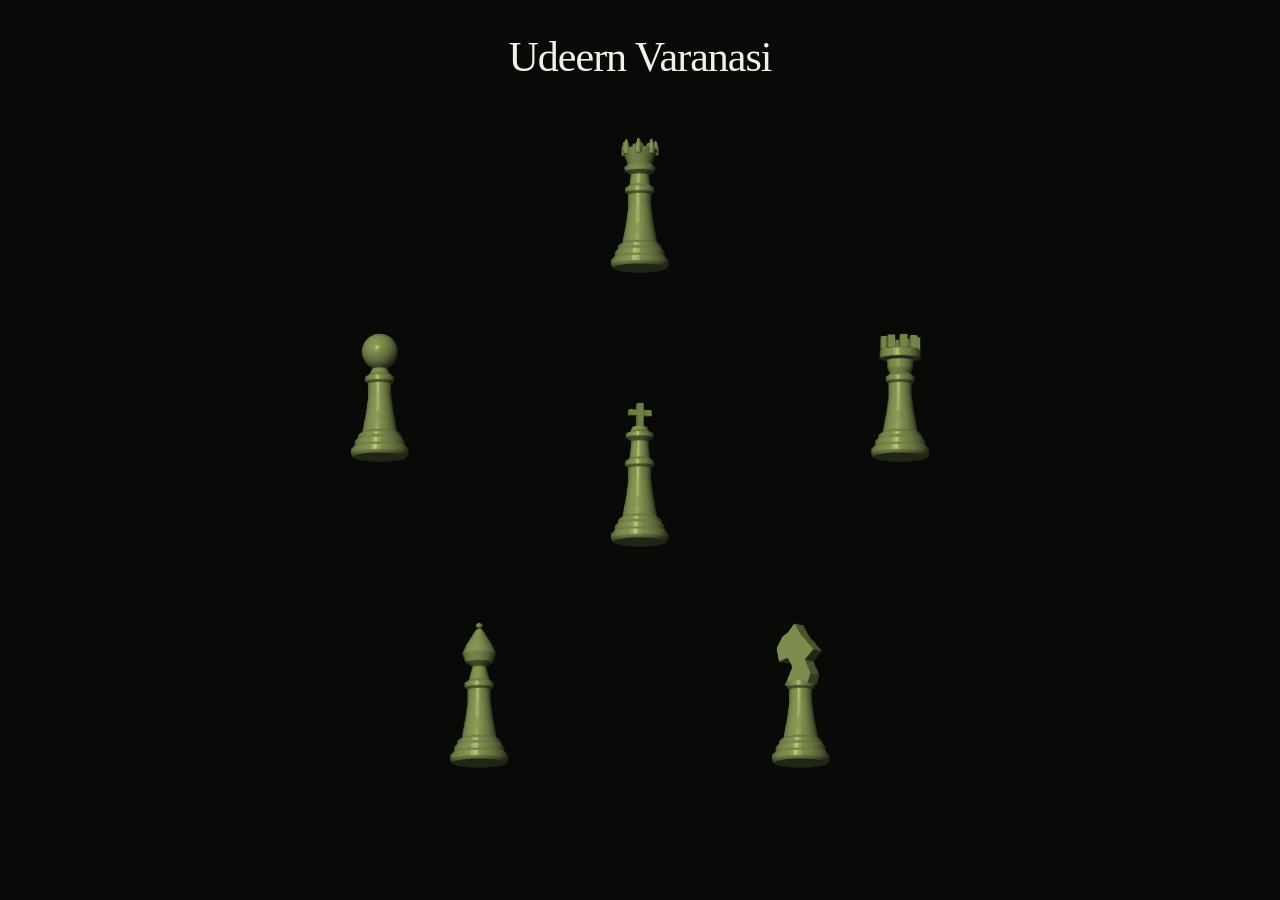
<file: index.html>
<!doctype html><html lang="en"><head><meta charset="utf-8"><meta name="viewport" content="width=device-width,initial-scale=1"><meta name="theme-color" content="#080a08"><meta name="description" content="Udeern Varanasi’s portfolio. Explore research, engineering projects, and experience through a collection of chess pieces."><title>Udeern Varanasi</title><link rel="stylesheet" href="home-circle.css?v=2"></head><body class="pieces-home"><main id="main" class="piece-gallery"><h1 class="gallery-title">Udeern Varanasi</h1><div class="orbit-stage" style="position:relative" aria-label="Portfolio sections"><a class="piece-link orbit-center" style="position:absolute;left:50.000000%;top:50.000000%;transform:translate(-50%,-50%)" href="about.html" aria-label="About Me"><span class="sculpture"><canvas data-piece="king" aria-hidden="true"></canvas><svg class="piece-fallback" viewBox="0 0 64 64" aria-hidden="true"><use href="pieces.svg#king"/></svg></span><span class="piece-label">About Me</span></a><a class="piece-link orbit-north" style="position:absolute;left:50.000000%;top:14.000000%;transform:translate(-50%,-50%)" href="current-role.html" aria-label="Current Role"><span class="sculpture"><canvas data-piece="queen" aria-hidden="true"></canvas><svg class="piece-fallback" viewBox="0 0 64 64" aria-hidden="true"><use href="pieces.svg#queen"/></svg></span><span class="piece-label">Current Role</span></a><a class="piece-link orbit-east" style="position:absolute;left:84.238035%;top:38.875388%;transform:translate(-50%,-50%)" href="experience.html" aria-label="Experience"><span class="sculpture"><canvas data-piece="rook" aria-hidden="true"></canvas><svg class="piece-fallback" viewBox="0 0 64 64" aria-hidden="true"><use href="pieces.svg#rook"/></svg></span><span class="piece-label">Experience</span></a><a class="piece-link orbit-southeast" style="position:absolute;left:71.160269%;top:79.124612%;transform:translate(-50%,-50%)" href="projects.html" aria-label="Projects"><span class="sculpture"><canvas data-piece="knight" aria-hidden="true"></canvas><svg class="piece-fallback" viewBox="0 0 64 64" aria-hidden="true"><use href="pieces.svg#knight"/></svg></span><span class="piece-label">Projects</span></a><a class="piece-link orbit-southwest" style="position:absolute;left:28.839731%;top:79.124612%;transform:translate(-50%,-50%)" href="chess.html" aria-label="Chess"><span class="sculpture"><canvas data-piece="bishop" aria-hidden="true"></canvas><svg class="piece-fallback" viewBox="0 0 64 64" aria-hidden="true"><use href="pieces.svg#bishop"/></svg></span><span class="piece-label">Chess</span></a><a class="piece-link orbit-west" style="position:absolute;left:15.761965%;top:38.875388%;transform:translate(-50%,-50%)" href="contact.html" aria-label="Contact"><span class="sculpture"><canvas data-piece="pawn" aria-hidden="true"></canvas><svg class="piece-fallback" viewBox="0 0 64 64" aria-hidden="true"><use href="pieces.svg#pawn"/></svg></span><span class="piece-label">Contact</span></a></div></main><div class="piece-transition-wash" aria-hidden="true"></div><script src="pieces-3d.js?v=2"></script></body></html>
</file>
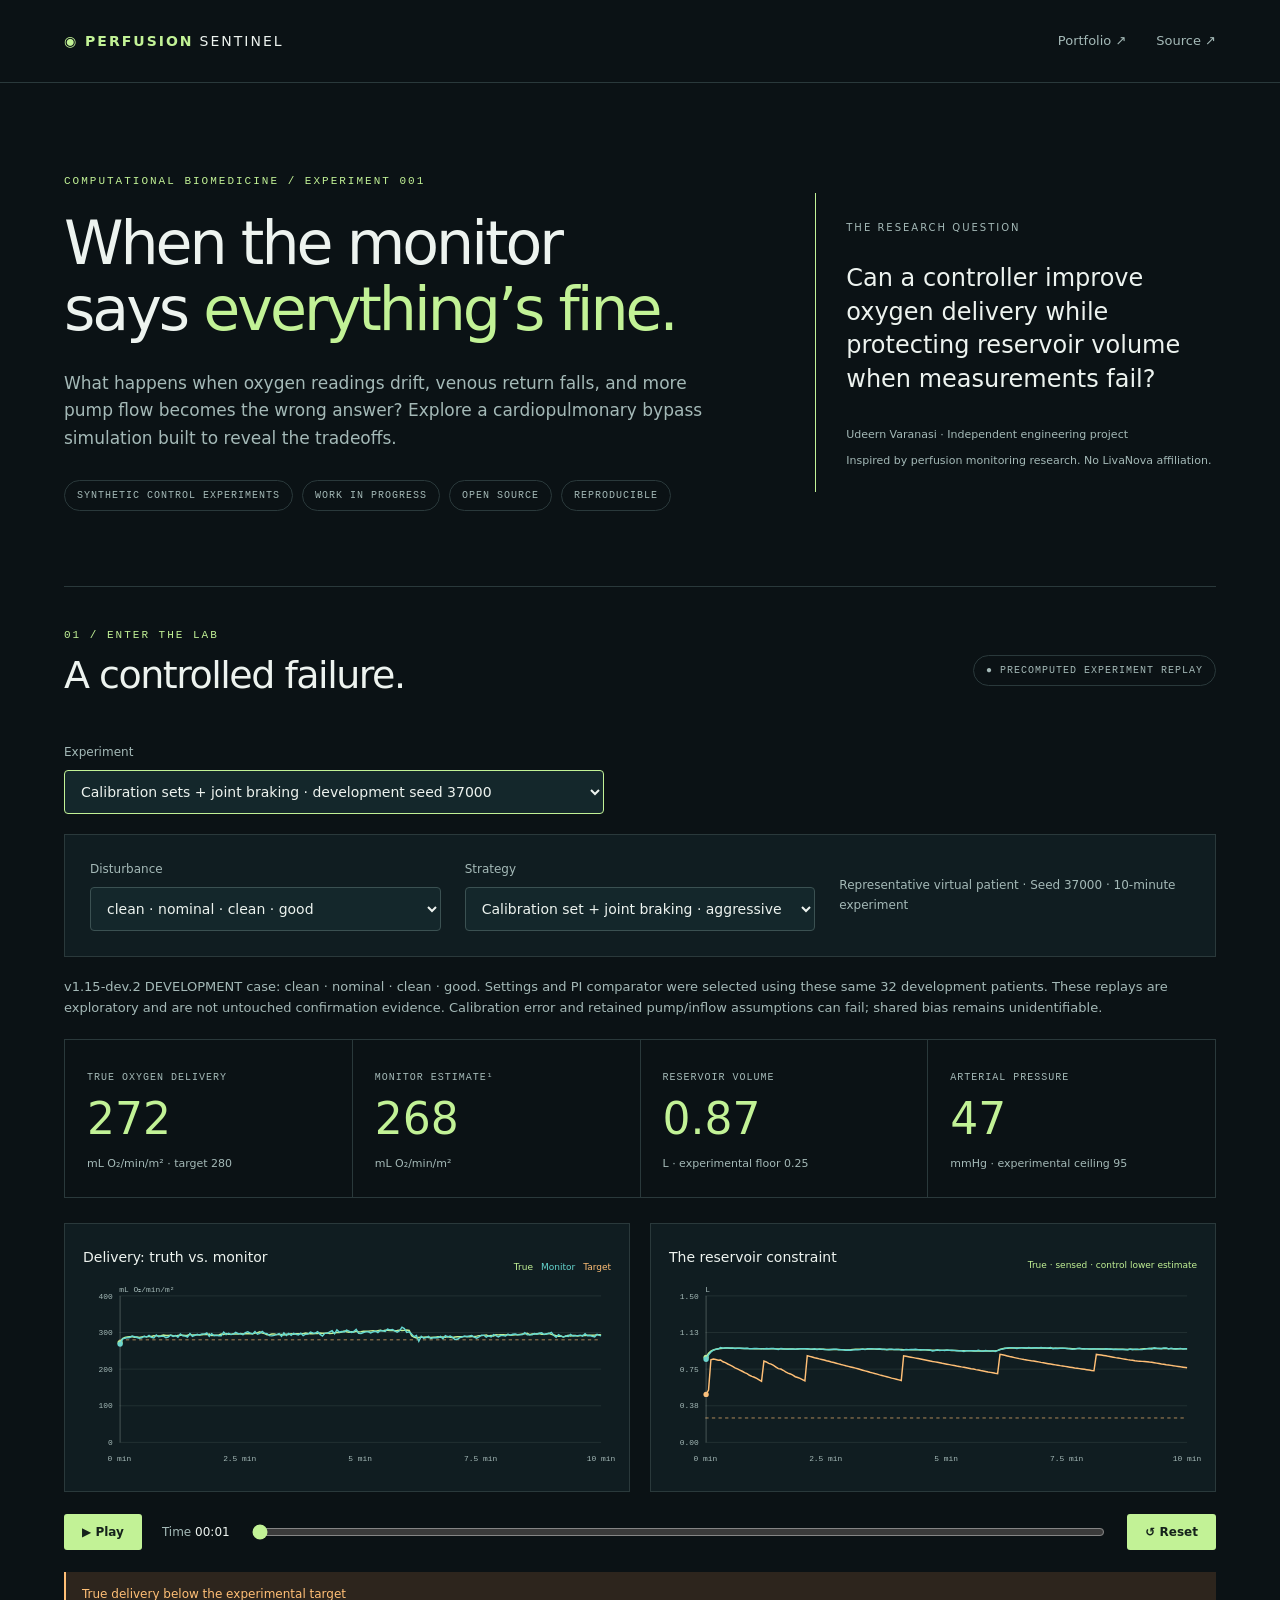
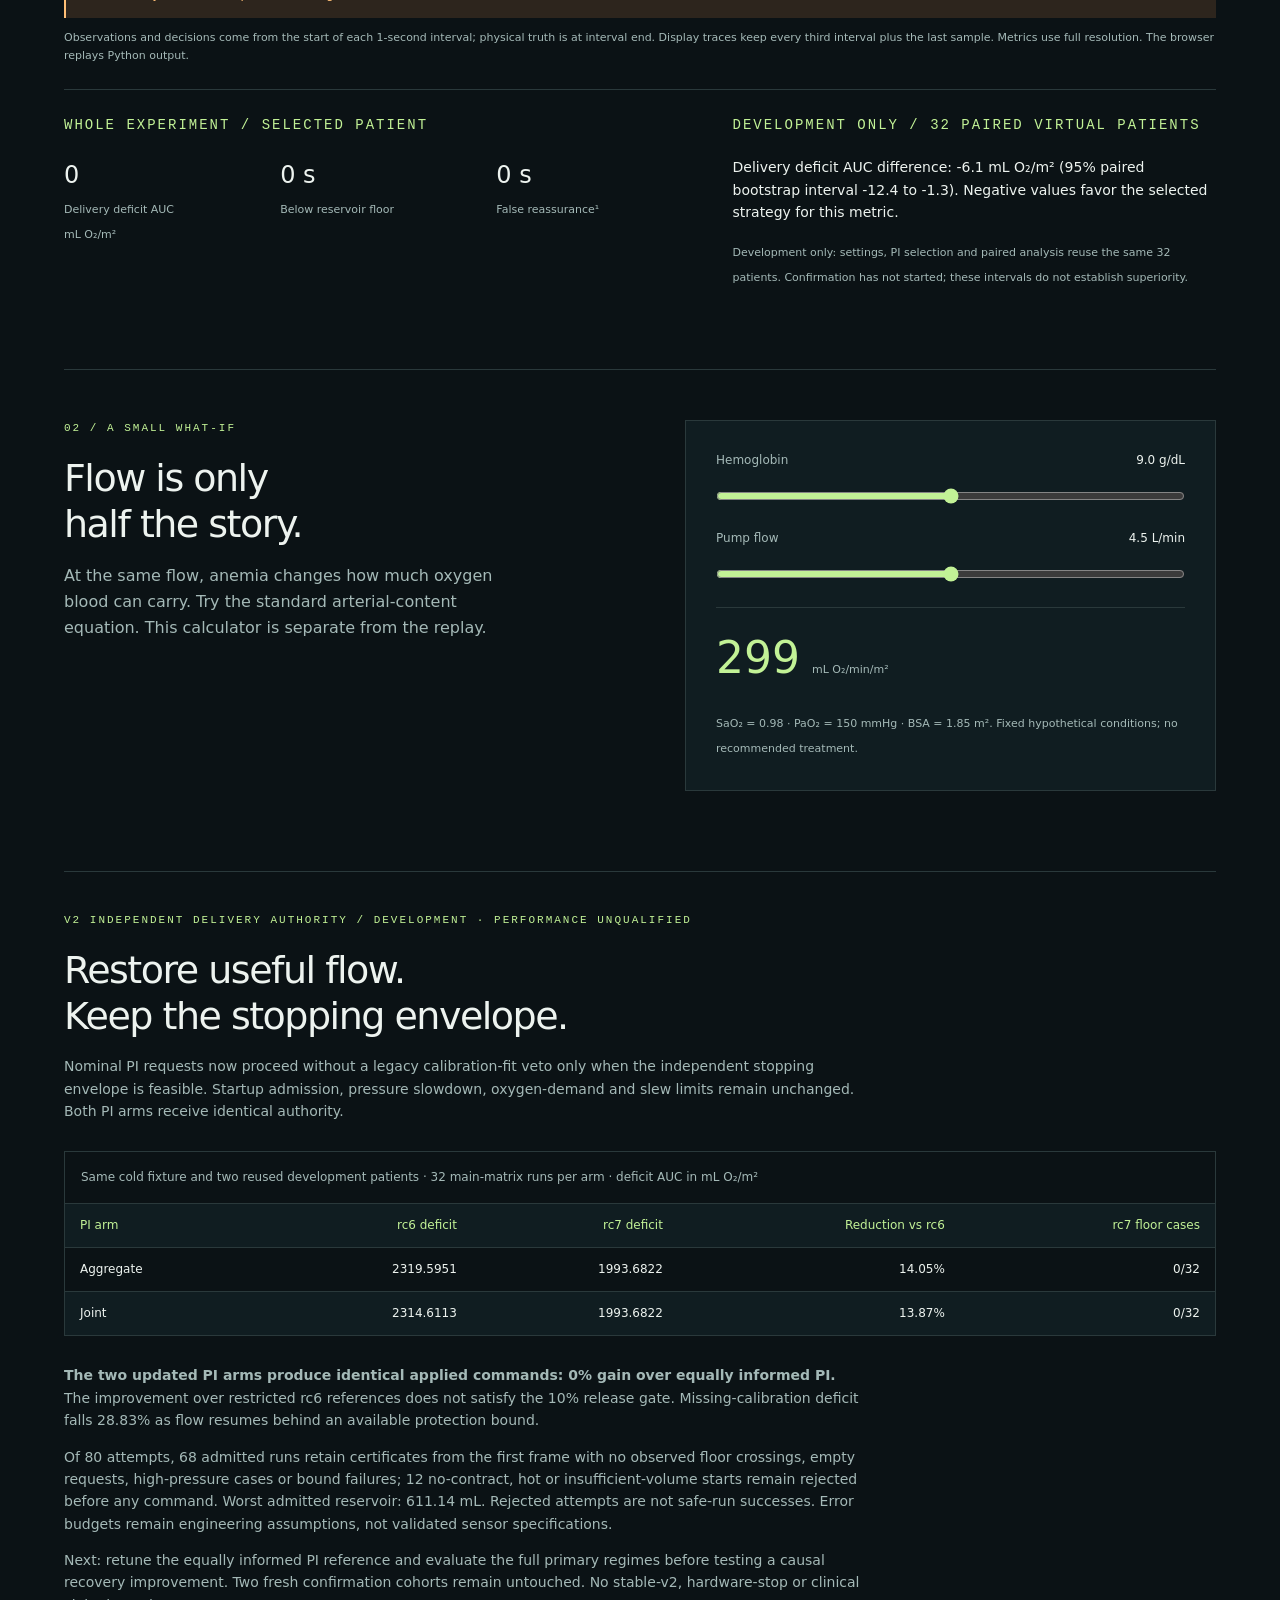
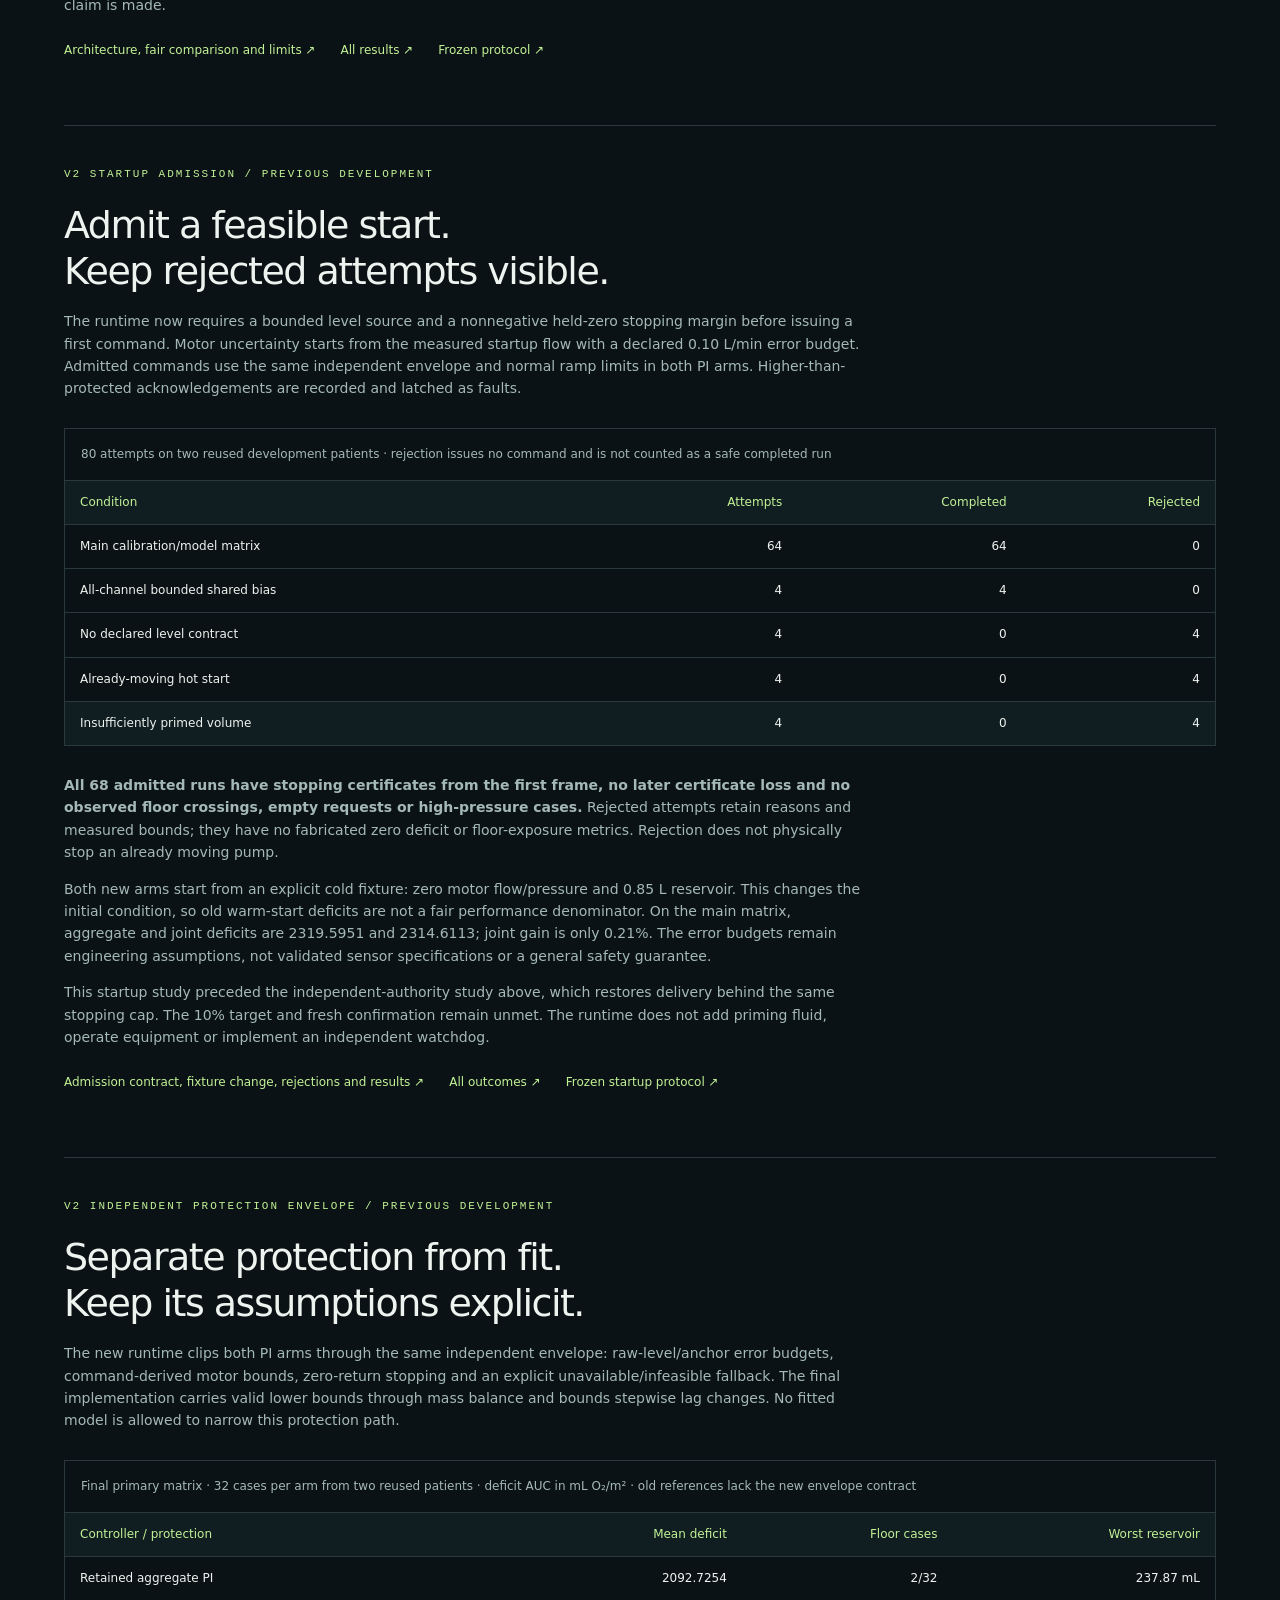
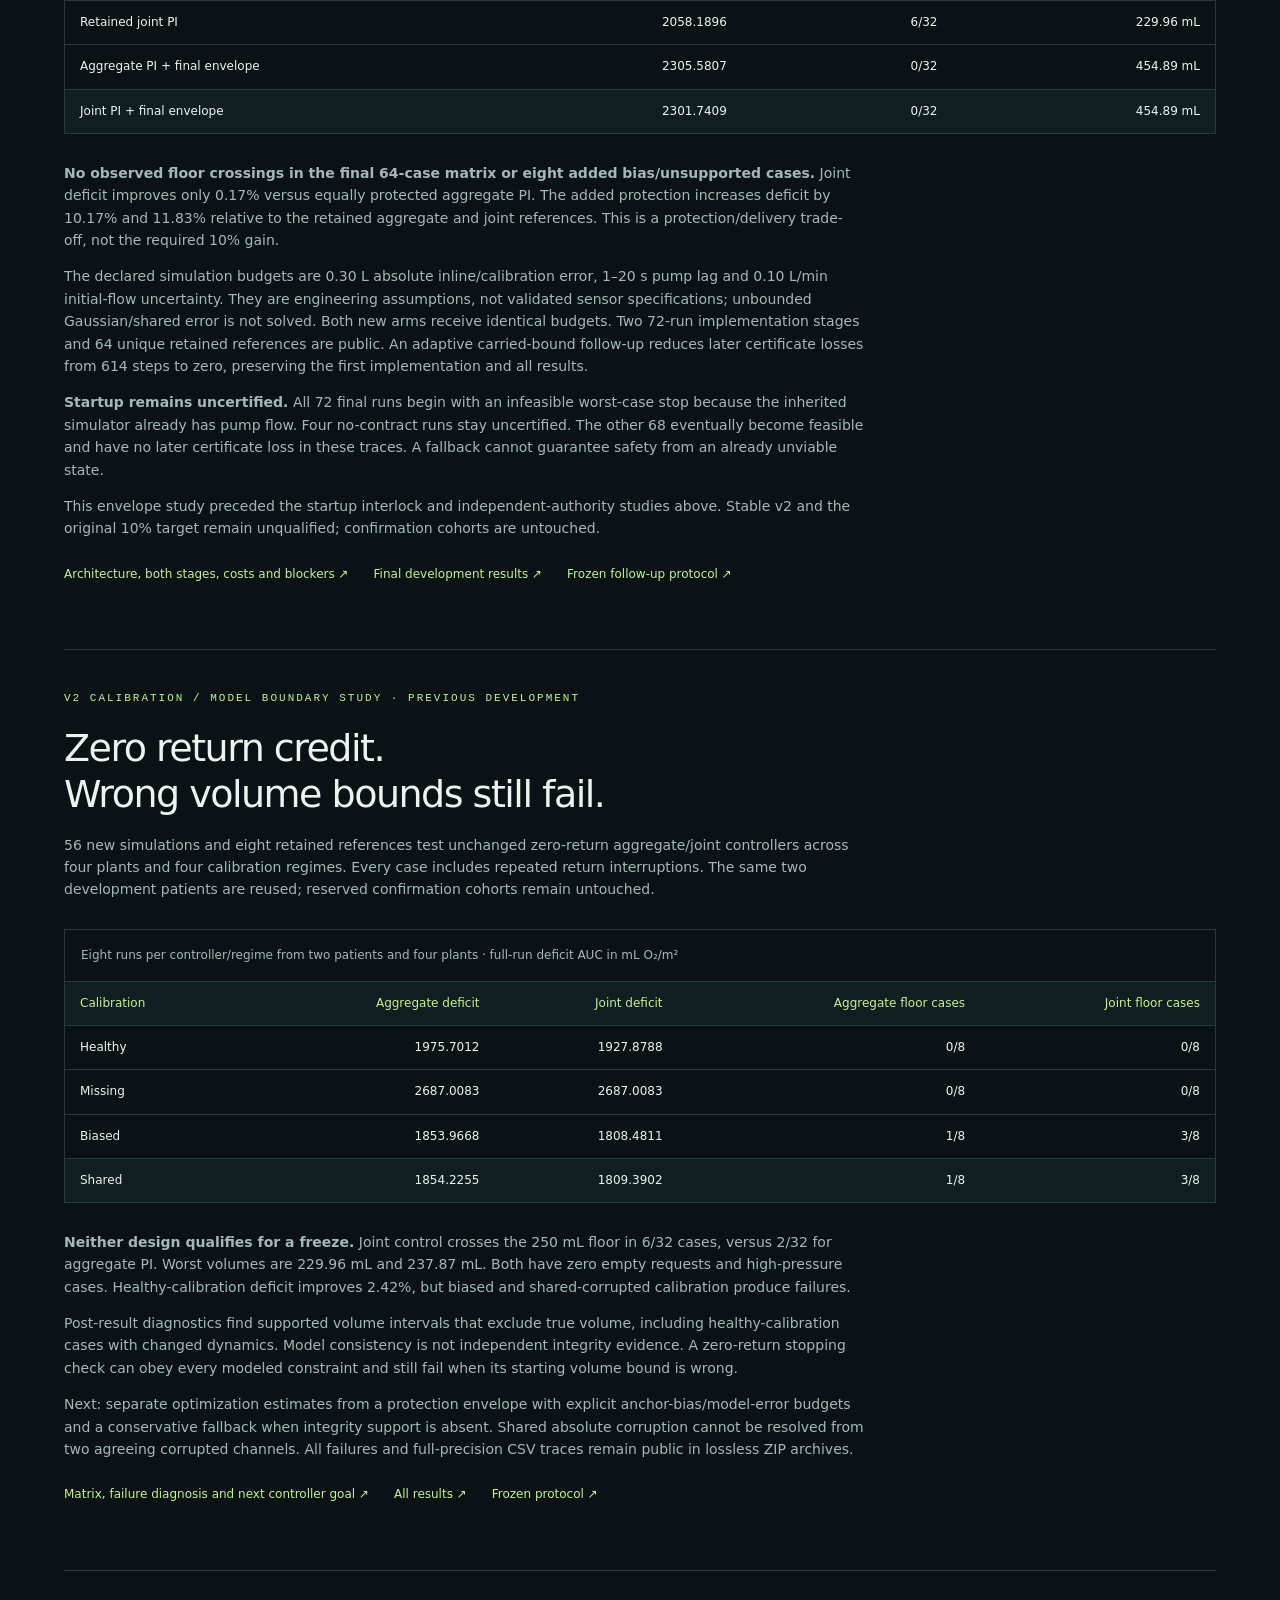
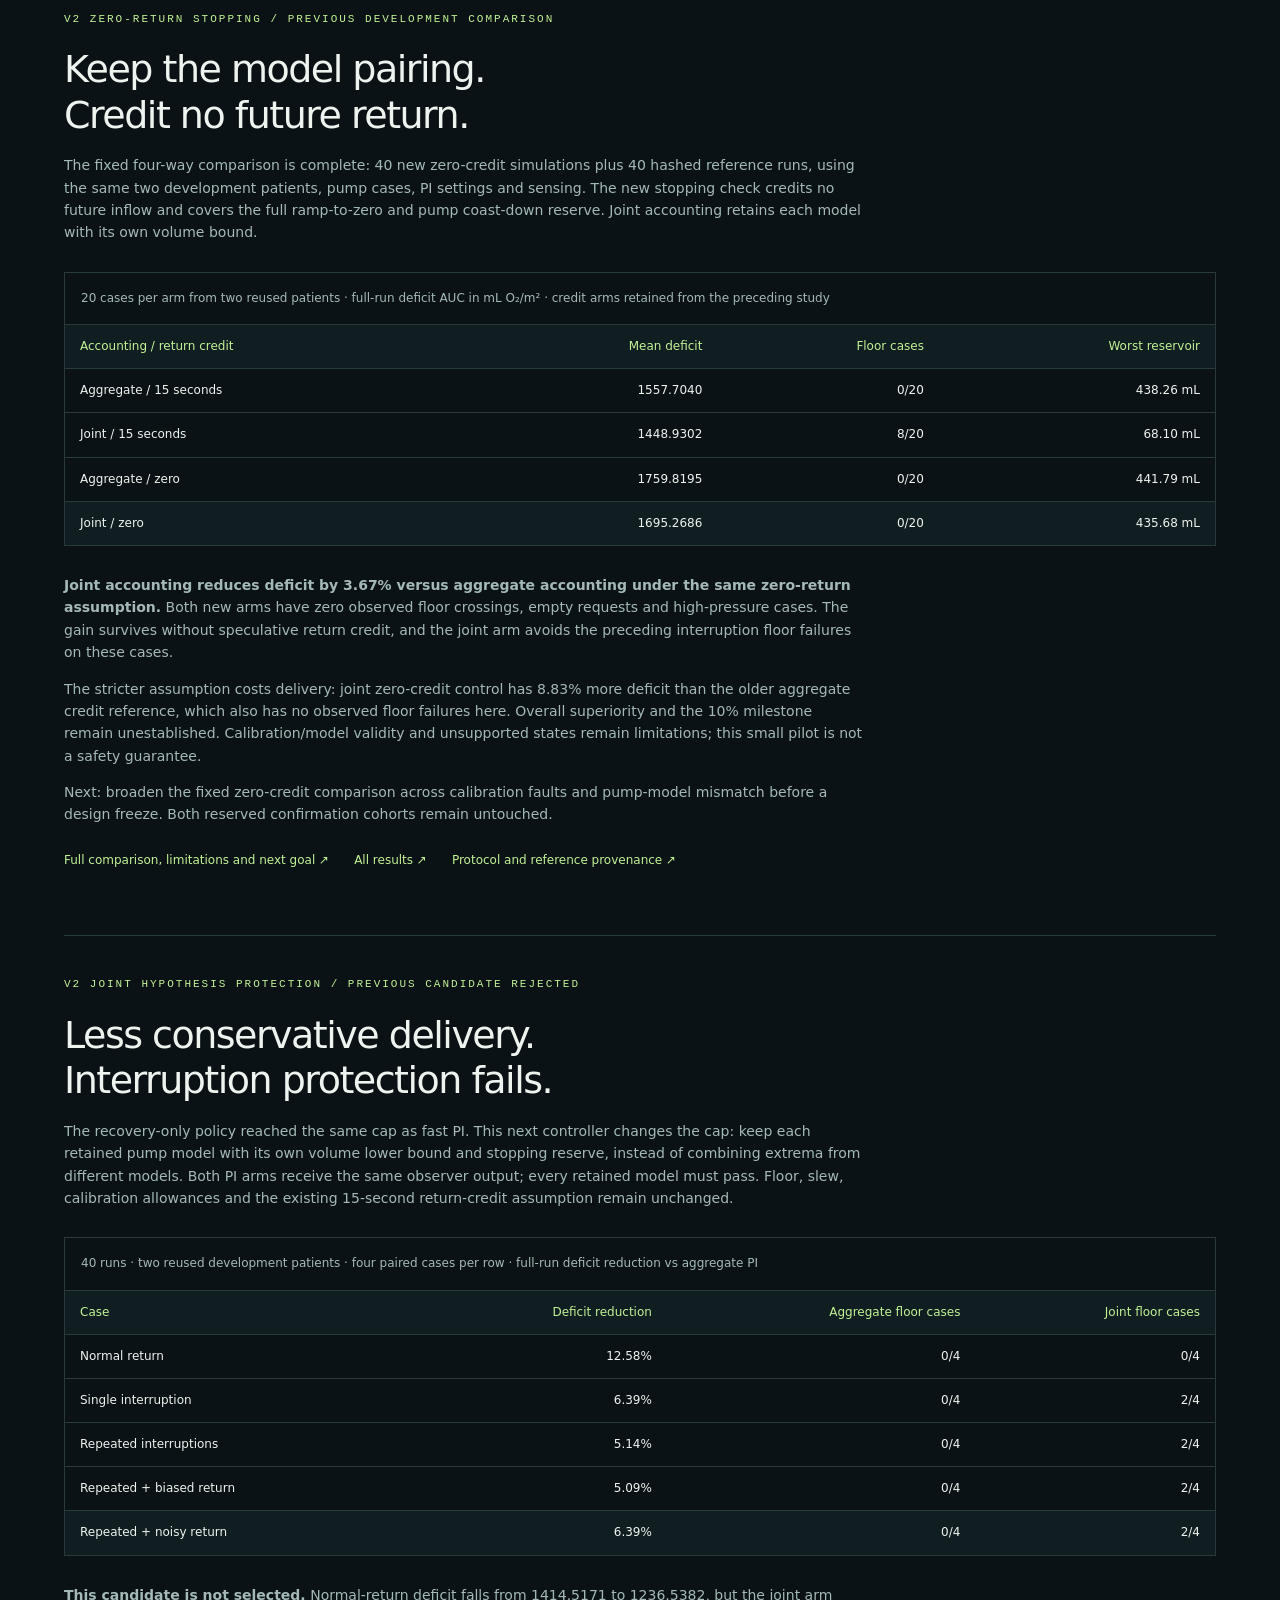
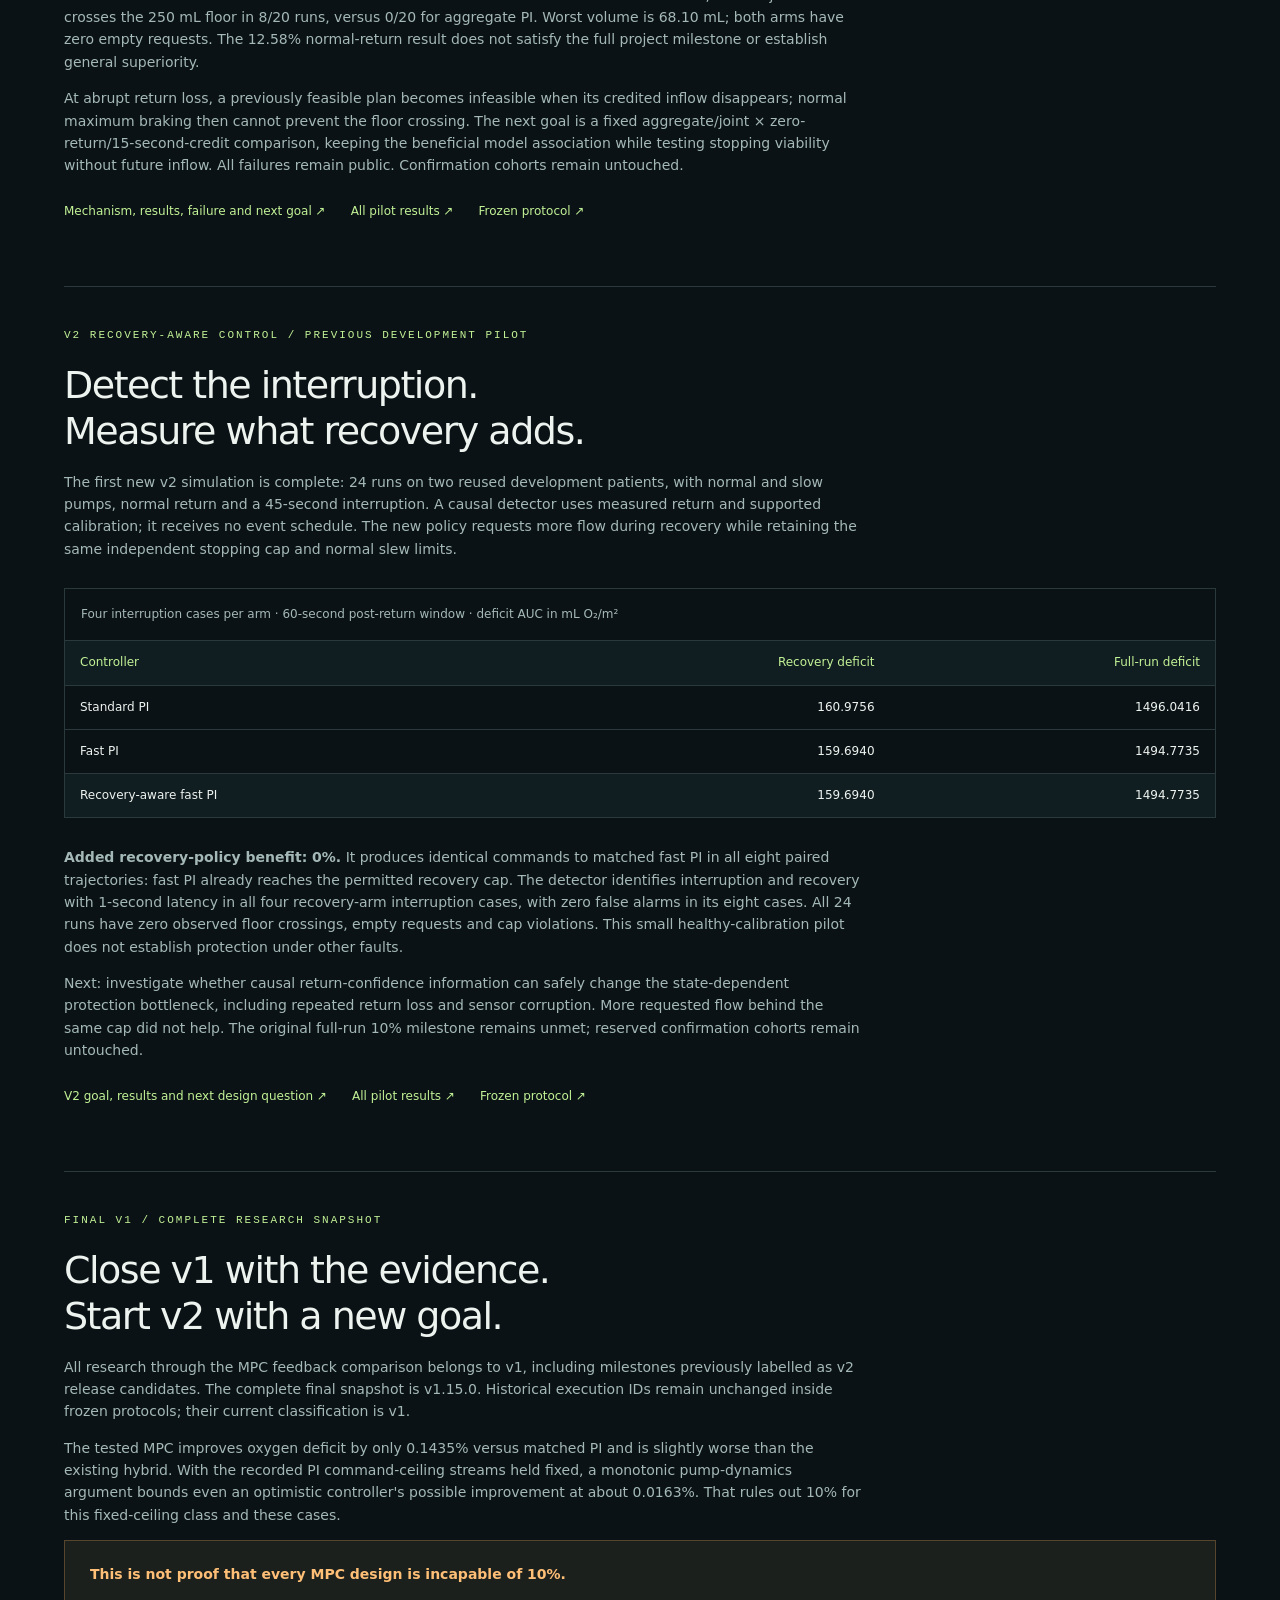
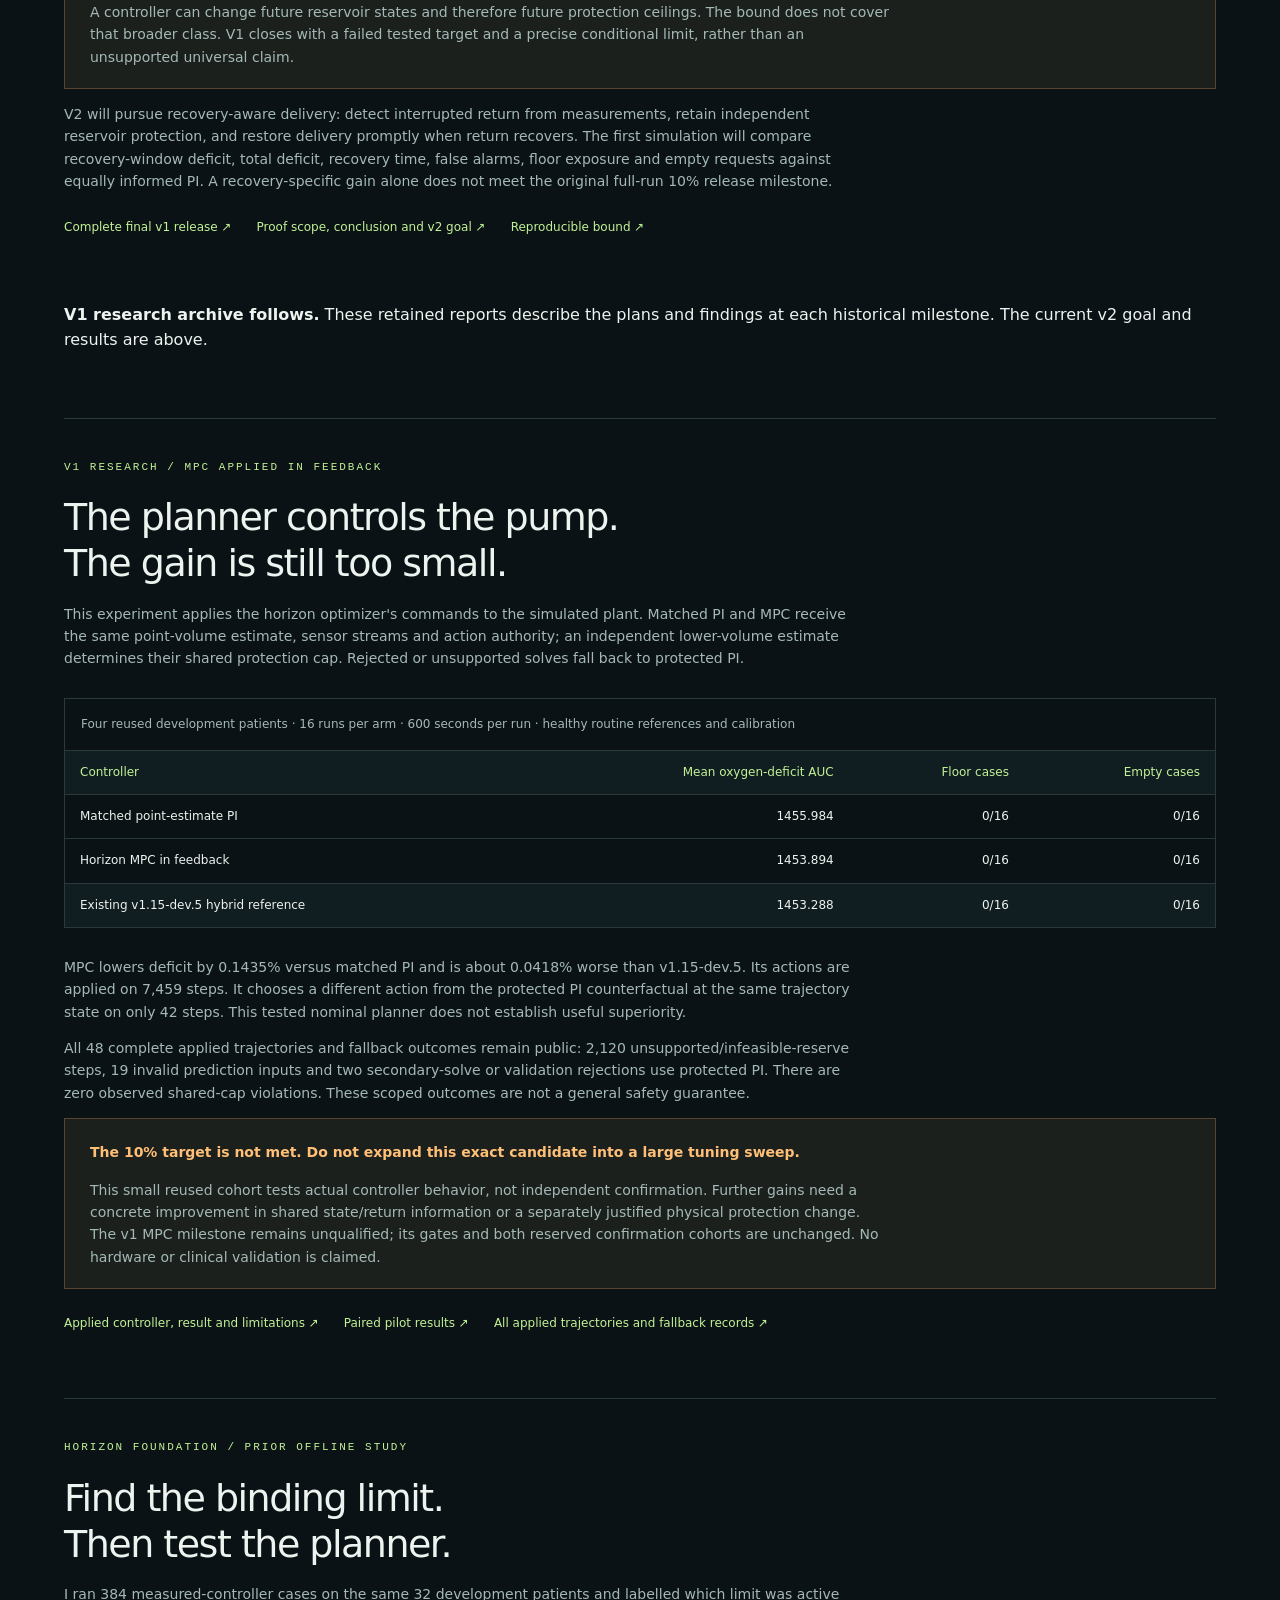
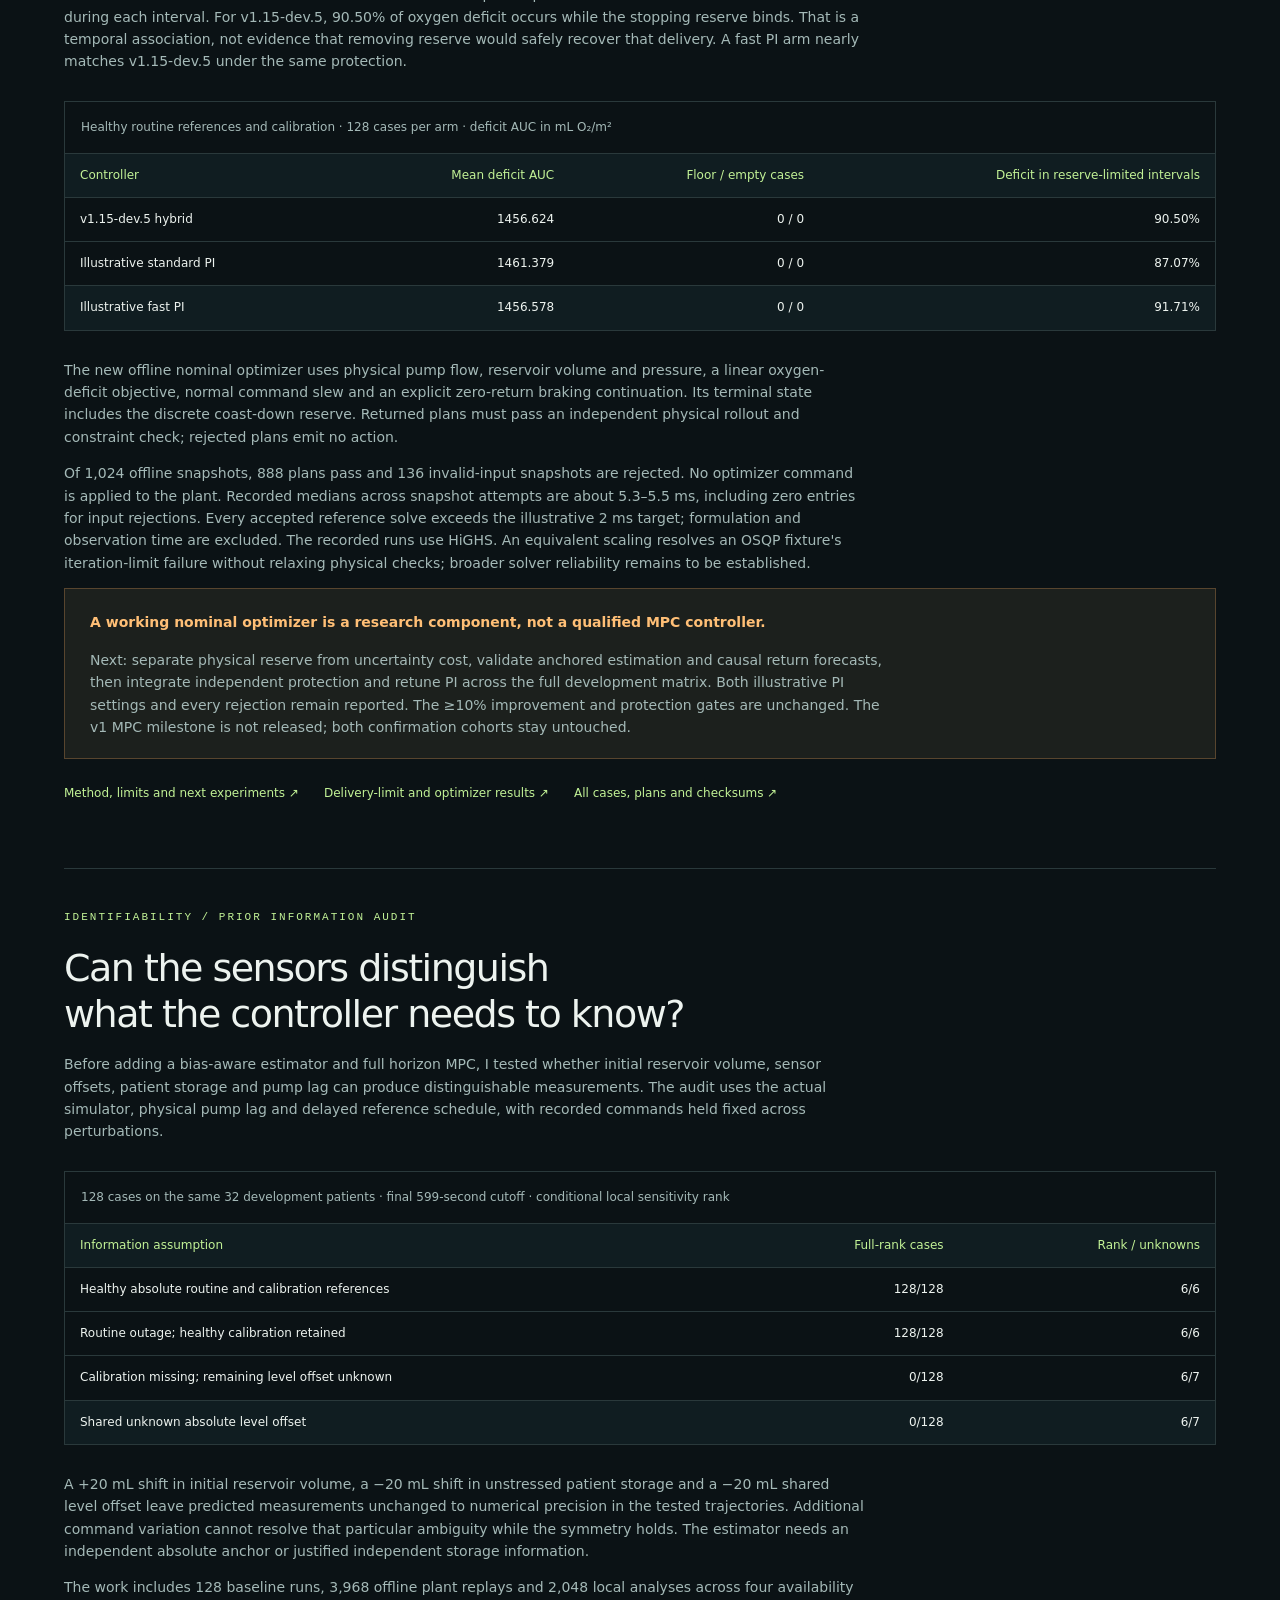
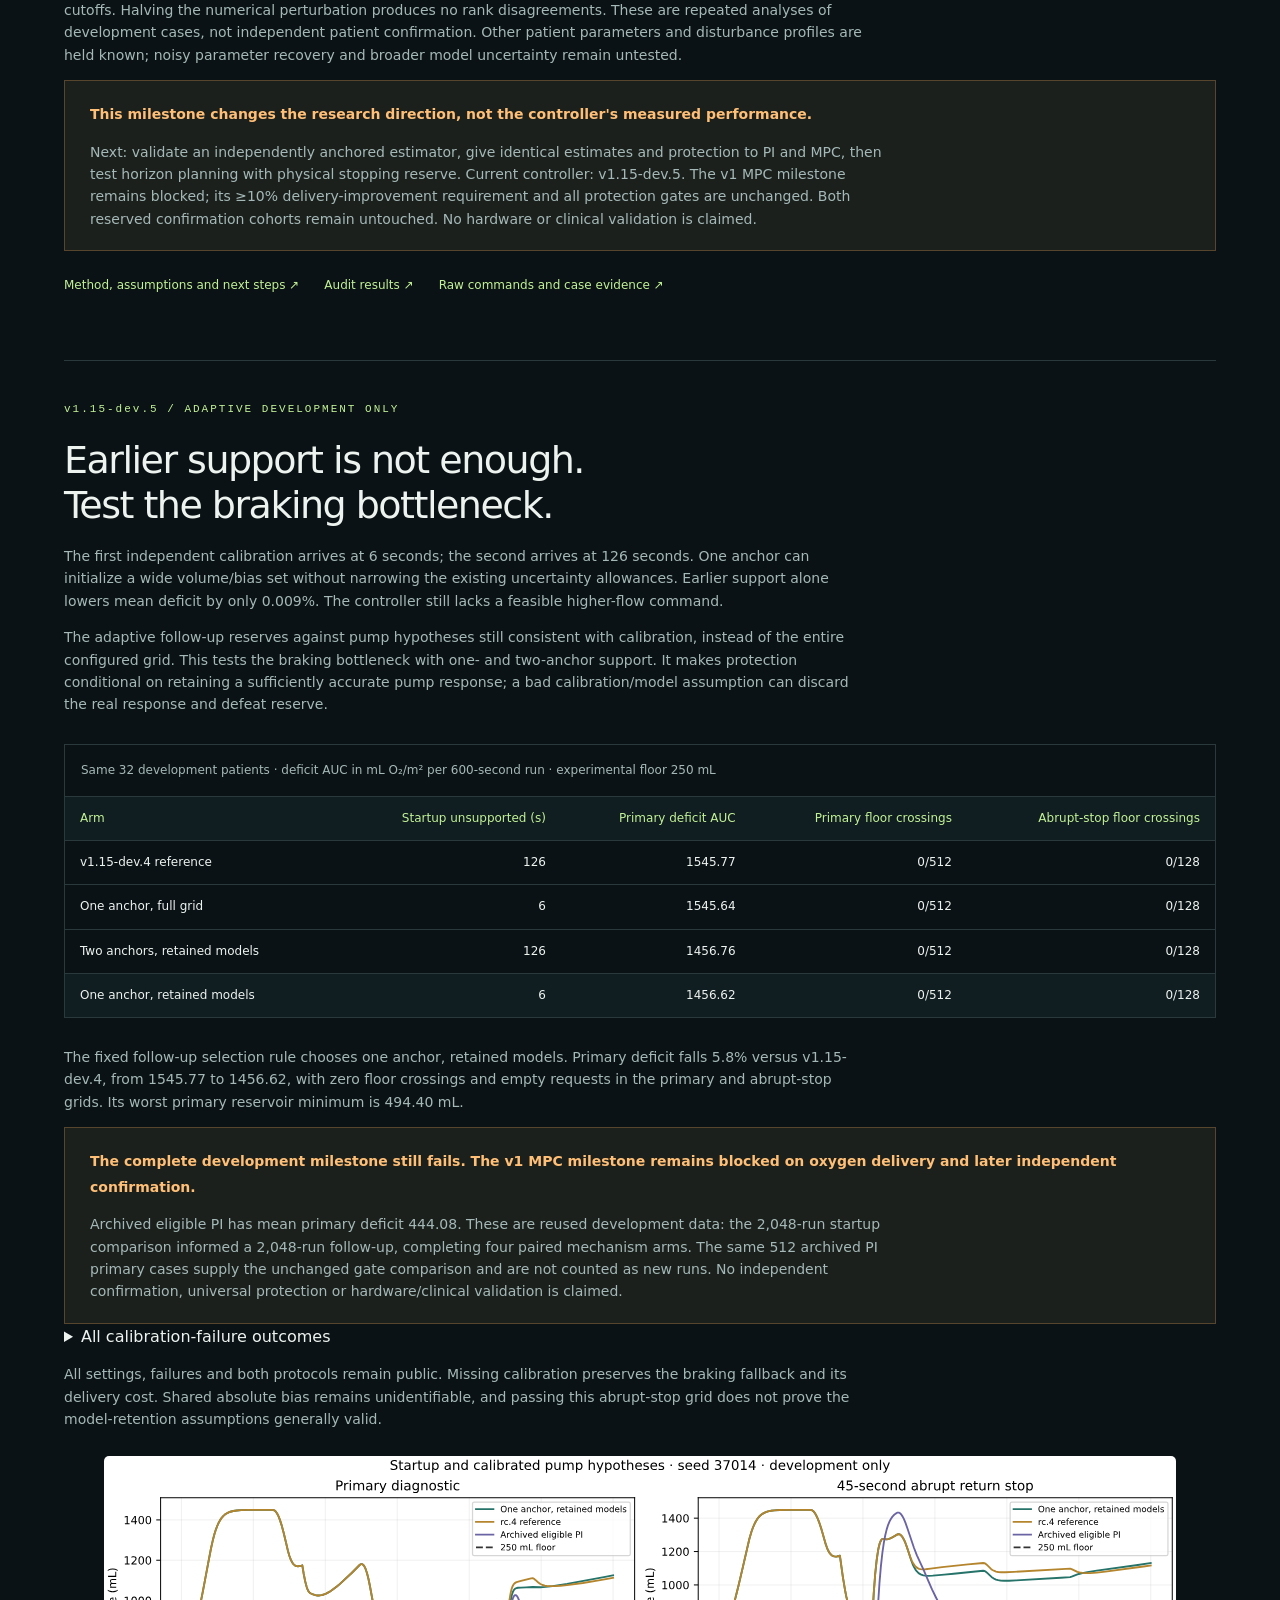
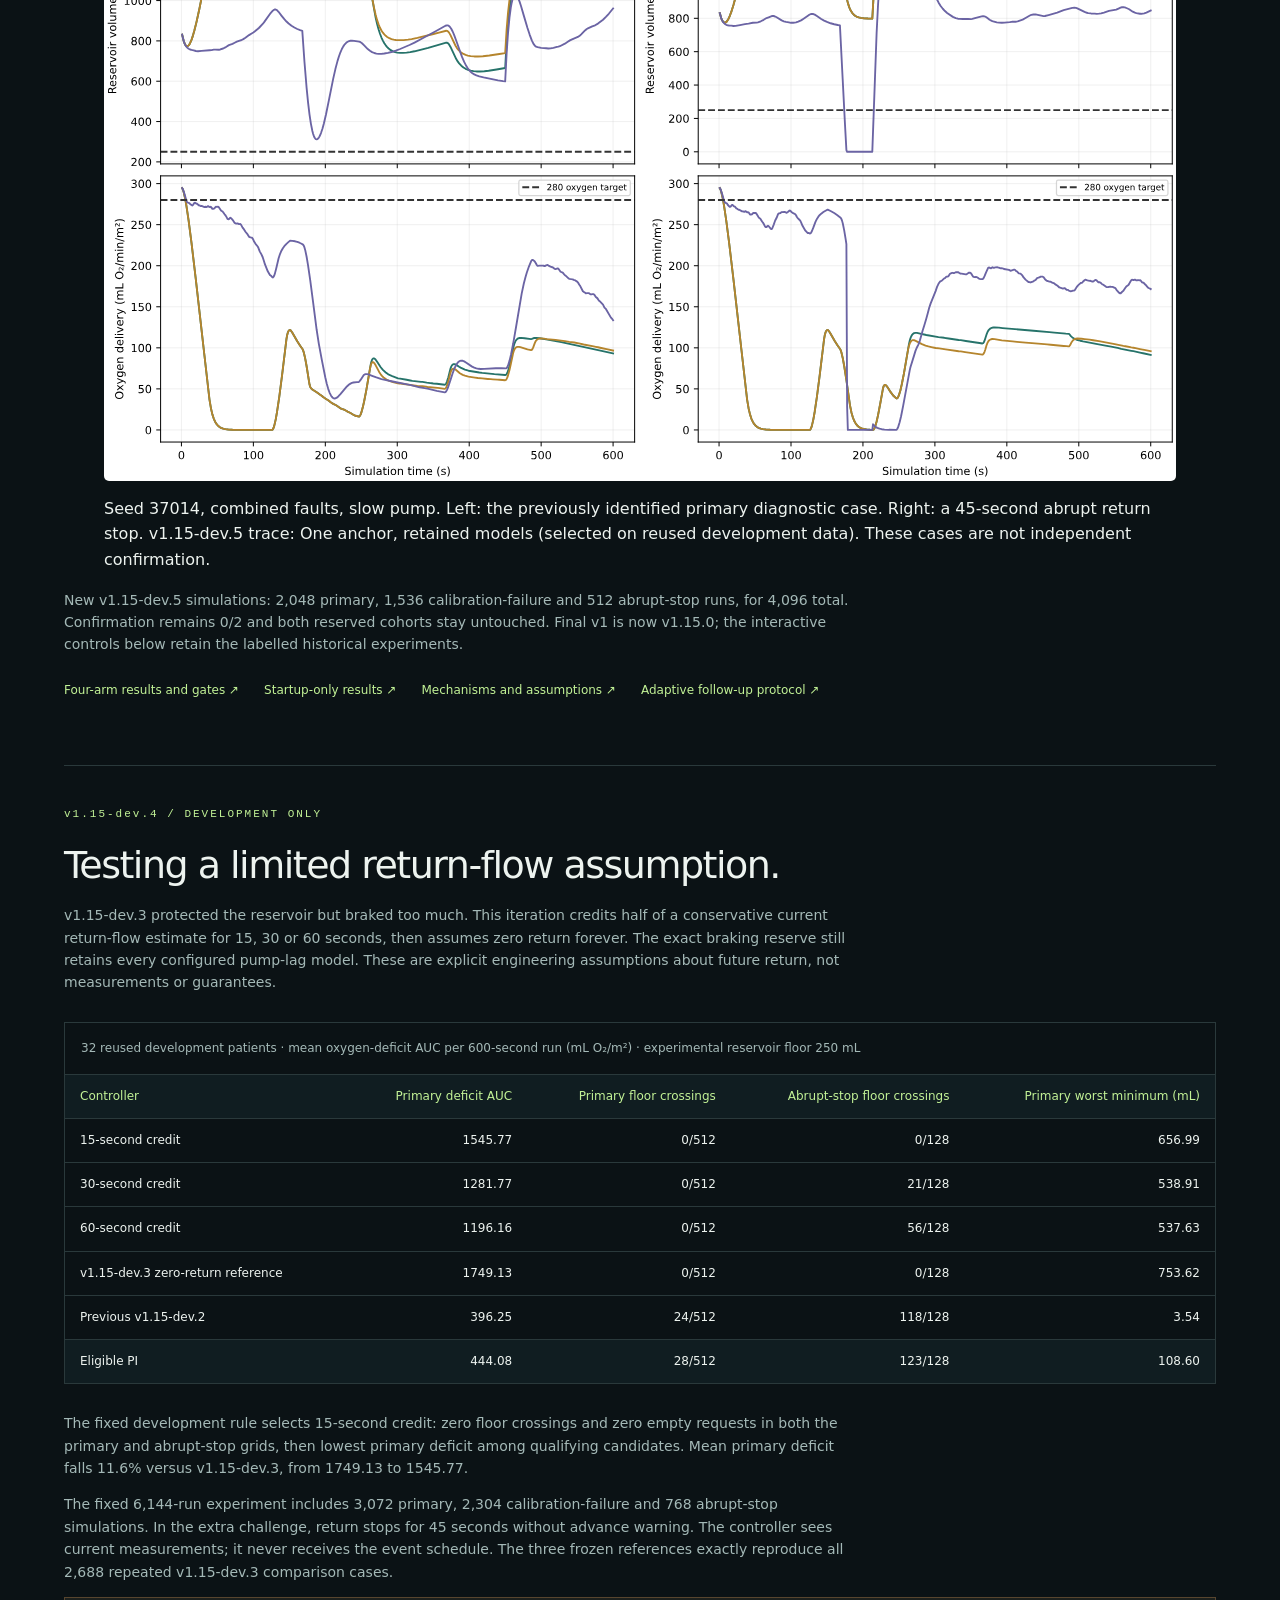
<file: perfusion-sentinel/index.html>
<!doctype html>
<html lang="en">
<head>
<meta charset="utf-8"><meta name="viewport" content="width=device-width,initial-scale=1">
<meta name="description" content="Perfusion Sentinel, Udeern Varanasi's open cardiopulmonary bypass fault-injection simulation laboratory.">
<title>Perfusion Sentinel · Udeern Varanasi</title>
<link rel="stylesheet" href="style.css">
</head>
<body>
<header><a class="brand" href="#">◉ PERFUSION<span>SENTINEL</span></a><nav><a href="https://vudeern.github.io/projects.html">Portfolio ↗</a><a href="https://github.com/vudeern/cardiopulmanoary_bypass_simulation">Source ↗</a></nav></header>
<main>
<section class="hero"><div><p class="eyebrow">COMPUTATIONAL BIOMEDICINE / EXPERIMENT 001</p><h1>When the monitor<br>says <em>everything’s fine.</em></h1><p class="lede">What happens when oxygen readings drift, venous return falls, and more pump flow becomes the wrong answer? Explore a cardiopulmonary bypass simulation built to reveal the tradeoffs.</p><div class="tags"><span>SYNTHETIC CONTROL EXPERIMENTS</span><span>WORK IN PROGRESS</span><span>OPEN SOURCE</span><span>REPRODUCIBLE</span></div></div><aside class="hero-note"><span>THE RESEARCH QUESTION</span><p>Can a controller improve oxygen delivery while protecting reservoir volume when measurements fail?</p><small>Udeern Varanasi · Independent engineering project<br>Inspired by perfusion monitoring research. No LivaNova affiliation.</small></aside></section>
<section class="lab" aria-label="Experiment replay">
<div class="section-head"><div><p class="eyebrow">01 / ENTER THE LAB</p><h2>A controlled failure.</h2></div><span class="pill">● PRECOMPUTED EXPERIMENT REPLAY</span></div>
<label class="experiment-choice">Experiment<select id="experiment"><option value="reachability" selected>Calibration sets + joint braking · development seed 37000</option><option value="model_bank">Model-bank controller · final seed 36000</option><option value="slowdown">Slowdown audit · reused seed 34000</option><option value="integrity">Reference integrity · final seed 34000</option><option value="selective">Selective PI override · final seed 31000</option><option value="continuity">Reference continuity · final seed 28000</option><option value="braking">Predictive braking reserve · final seed 25000</option><option value="verified">Verified general PI comparison · final seed 16000</option><option value="original">Original six-strategy benchmark · seed 100</option><option value="comparison">Conservative comparison · final evaluation seed 6000</option><option value="robustness">Unfamiliar sensing & dynamics · seed 8000</option><option value="reference">Independent level reference · final seed 10000</option><option value="submission">Stronger baselines · final seed 12000</option></select></label>
<div class="controls"><label>Disturbance<select id="scenario"><option value="compound">Compound failure</option><option value="nominal">Nominal bypass</option><option value="hemodilution">Hemodilution</option><option value="hb_bias">Hemoglobin sensor bias</option><option value="venous_obstruction">Venous obstruction</option><option value="oxygenator_loss">Oxygenator performance loss</option><option value="unmodeled_level_bias">Level-sensor bias</option></select></label><label>Strategy<select id="policy"><option value="sentinel_guarded">Guarded Sentinel · level-step correction</option><option value="sentinel">Sentinel · bounded predictive</option><option value="reactive">Reactive oxygen delivery</option><option value="fixed">Fixed indexed flow</option><option value="no_calibration">Ablation · no Hb calibration</option><option value="no_lookahead">Ablation · no reservoir look-ahead</option></select></label><div class="seed-note" id="seed-note">Representative virtual patient · Seed 100 · 20-minute experiment</div></div>
<p id="scenario-description" class="description"></p>
<div class="metrics"><article><span>TRUE OXYGEN DELIVERY</span><strong id="do2">—</strong><small>mL O₂/min/m² · target 280</small></article><article><span>MONITOR ESTIMATE¹</span><strong id="monitor">—</strong><small>mL O₂/min/m²</small></article><article><span>RESERVOIR VOLUME</span><strong id="reservoir">—</strong><small>L · experimental floor 0.25</small></article><article><span>ARTERIAL PRESSURE</span><strong id="pressure">—</strong><small>mmHg · experimental ceiling 95</small></article></div>
<div class="plot-grid"><article class="panel"><div class="plot-title"><h3>Delivery: truth vs. monitor</h3><div><span class="legend truth">True</span><span class="legend monitor">Monitor</span><span class="legend target">Target</span></div></div><svg id="oxygen-chart" viewBox="0 0 800 280" role="img" aria-label="True and measured oxygen delivery over time"></svg></article><article class="panel"><div class="plot-title"><h3>The reservoir constraint</h3><span class="legend truth" id="reservoir-legend">Volume (L)</span></div><svg id="reservoir-chart" viewBox="0 0 800 280" role="img" aria-label="Reservoir volume and floor over time"></svg></article></div>
<div class="transport"><button id="play" type="button">▶ Play</button><label for="time">Time <output id="clock">00:00</output></label><input id="time" type="range" min="0" max="199" value="0" aria-label="Replay time"><button id="reset" type="button">↺ Reset</button></div><div id="status" class="status" aria-live="polite"></div>
<p class="footnote" id="timing-note">¹ Monitor values, and sensed/lower-estimate reservoir traces where shown, come from the start of the preceding 2-second interval. Reservoir truth is at interval end; green = truth, cyan = sensed, amber = guarded lower estimate. Plots are sampled every 6 seconds; full-resolution metrics use every 2-second step. The browser replays Python output and does not run a second physiology engine.</p>
<div class="aggregate"><div><p class="eyebrow">WHOLE EXPERIMENT / SELECTED PATIENT</p><div id="run-metrics" class="run-metrics"></div></div><div><p class="eyebrow" id="cohort-label">ORIGINAL COHORT / 24 VIRTUAL PATIENTS</p><p id="cohort"></p><small id="cohort-note">Difference = selected strategy − reactive. Bootstrap intervals describe the synthetic sampler, not clinical benefit.</small></div></div>
</section>
<section class="calculator"><div><p class="eyebrow">02 / A SMALL WHAT-IF</p><h2>Flow is only<br>half the story.</h2><p>At the same flow, anemia changes how much oxygen blood can carry. Try the standard arterial-content equation. This calculator is separate from the replay.</p></div><div class="calc-panel"><label>Hemoglobin <output id="hb-value"></output><input id="hb" type="range" min="5" max="13" step="0.1" value="9"></label><label>Pump flow <output id="flow-value"></output><input id="flow" type="range" min="2" max="7" step="0.1" value="4.5"></label><div class="calc-result"><strong id="calc-do2"></strong><span>mL O₂/min/m²</span></div><small>SaO₂ = 0.98 · PaO₂ = 150 mmHg · BSA = 1.85 m². Fixed hypothetical conditions; no recommended treatment.</small></div></section>
<!-- v2-authority:start -->
<section class="failure-section" id="v2-authority" aria-labelledby="v2-authority-heading">
<p class="eyebrow">V2 INDEPENDENT DELIVERY AUTHORITY / DEVELOPMENT · PERFORMANCE UNQUALIFIED</p>
<h2 id="v2-authority-heading">Restore useful flow.<br>Keep the stopping envelope.</h2>
<p>Nominal PI requests now proceed without a legacy calibration-fit veto only when the independent stopping envelope is feasible. Startup admission, pressure slowdown, oxygen-demand and slew limits remain unchanged. Both PI arms receive identical authority.</p>
<div class="table-scroll" tabindex="0" role="region" aria-label="Independent authority comparison"><table><caption>Same cold fixture and two reused development patients · 32 main-matrix runs per arm · deficit AUC in mL O₂/m²</caption><thead><tr><th scope="col">PI arm</th><th scope="col">rc6 deficit</th><th scope="col">rc7 deficit</th><th scope="col">Reduction vs rc6</th><th scope="col">rc7 floor cases</th></tr></thead><tbody><tr><th scope="row">Aggregate</th><td>2319.5951</td><td>1993.6822</td><td>14.05%</td><td>0/32</td></tr><tr><th scope="row">Joint</th><td>2314.6113</td><td>1993.6822</td><td>13.87%</td><td>0/32</td></tr></tbody></table></div>
<p><strong>The two updated PI arms produce identical applied commands: 0% gain over equally informed PI.</strong> The improvement over restricted rc6 references does not satisfy the 10% release gate. Missing-calibration deficit falls 28.83% as flow resumes behind an available protection bound.</p>
<p>Of 80 attempts, 68 admitted runs retain certificates from the first frame with no observed floor crossings, empty requests, high-pressure cases or bound failures; 12 no-contract, hot or insufficient-volume starts remain rejected before any command. Worst admitted reservoir: 611.14 mL. Rejected attempts are not safe-run successes. Error budgets remain engineering assumptions, not validated sensor specifications.</p>
<p>Next: retune the equally informed PI reference and evaluate the full primary regimes before testing a causal recovery improvement. Two fresh confirmation cohorts remain untouched. No stable-v2, hardware-stop or clinical claim is made.</p>
<div class="links"><a href="https://github.com/vudeern/cardiopulmanoary_bypass_simulation/blob/main/docs/V2_AUTHORITY.md">Architecture, fair comparison and limits ↗</a><a href="https://github.com/vudeern/cardiopulmanoary_bypass_simulation/blob/main/results/v2-authority/summary.json">All results ↗</a><a href="https://github.com/vudeern/cardiopulmanoary_bypass_simulation/blob/main/results/v2-authority/protocol.json">Frozen protocol ↗</a></div>
</section>
<!-- v2-authority:end -->
<!-- v2-boot:start -->
<section class="failure-section" id="v2-boot" aria-labelledby="v2-boot-heading">
<p class="eyebrow">V2 STARTUP ADMISSION / PREVIOUS DEVELOPMENT</p>
<h2 id="v2-boot-heading">Admit a feasible start.<br>Keep rejected attempts visible.</h2>
<p>The runtime now requires a bounded level source and a nonnegative held-zero stopping margin before issuing a first command. Motor uncertainty starts from the measured startup flow with a declared 0.10 L/min error budget. Admitted commands use the same independent envelope and normal ramp limits in both PI arms. Higher-than-protected acknowledgements are recorded and latched as faults.</p>
<div class="table-scroll" tabindex="0" role="region" aria-label="Startup attempt outcomes"><table><caption>80 attempts on two reused development patients · rejection issues no command and is not counted as a safe completed run</caption><thead><tr><th scope="col">Condition</th><th scope="col">Attempts</th><th scope="col">Completed</th><th scope="col">Rejected</th></tr></thead><tbody><tr><th scope="row">Main calibration/model matrix</th><td>64</td><td>64</td><td>0</td></tr><tr><th scope="row">All-channel bounded shared bias</th><td>4</td><td>4</td><td>0</td></tr><tr><th scope="row">No declared level contract</th><td>4</td><td>0</td><td>4</td></tr><tr><th scope="row">Already-moving hot start</th><td>4</td><td>0</td><td>4</td></tr><tr><th scope="row">Insufficiently primed volume</th><td>4</td><td>0</td><td>4</td></tr></tbody></table></div>
<p><strong>All 68 admitted runs have stopping certificates from the first frame, no later certificate loss and no observed floor crossings, empty requests or high-pressure cases.</strong> Rejected attempts retain reasons and measured bounds; they have no fabricated zero deficit or floor-exposure metrics. Rejection does not physically stop an already moving pump.</p>
<p>Both new arms start from an explicit cold fixture: zero motor flow/pressure and 0.85 L reservoir. This changes the initial condition, so old warm-start deficits are not a fair performance denominator. On the main matrix, aggregate and joint deficits are 2319.5951 and 2314.6113; joint gain is only 0.21%. The error budgets remain engineering assumptions, not validated sensor specifications or a general safety guarantee.</p>
<p>This startup study preceded the independent-authority study above, which restores delivery behind the same stopping cap. The 10% target and fresh confirmation remain unmet. The runtime does not add priming fluid, operate equipment or implement an independent watchdog.</p>
<div class="links"><a href="https://github.com/vudeern/cardiopulmanoary_bypass_simulation/blob/main/docs/V2_STARTUP.md">Admission contract, fixture change, rejections and results ↗</a><a href="https://github.com/vudeern/cardiopulmanoary_bypass_simulation/blob/main/results/v2-boot/summary.json">All outcomes ↗</a><a href="https://github.com/vudeern/cardiopulmanoary_bypass_simulation/blob/main/results/v2-boot/protocol.json">Frozen startup protocol ↗</a></div>
</section>
<!-- v2-boot:end -->
<!-- v2-envelope:start -->
<section class="failure-section" id="v2-envelope" aria-labelledby="v2-envelope-heading">
<p class="eyebrow">V2 INDEPENDENT PROTECTION ENVELOPE / PREVIOUS DEVELOPMENT</p>
<h2 id="v2-envelope-heading">Separate protection from fit.<br>Keep its assumptions explicit.</h2>
<p>The new runtime clips both PI arms through the same independent envelope: raw-level/anchor error budgets, command-derived motor bounds, zero-return stopping and an explicit unavailable/infeasible fallback. The final implementation carries valid lower bounds through mass balance and bounds stepwise lag changes. No fitted model is allowed to narrow this protection path.</p>
<div class="table-scroll" tabindex="0" role="region" aria-label="Independent envelope comparison"><table><caption>Final primary matrix · 32 cases per arm from two reused patients · deficit AUC in mL O₂/m² · old references lack the new envelope contract</caption><thead><tr><th scope="col">Controller / protection</th><th scope="col">Mean deficit</th><th scope="col">Floor cases</th><th scope="col">Worst reservoir</th></tr></thead><tbody><tr><th scope="row">Retained aggregate PI</th><td>2092.7254</td><td>2/32</td><td>237.87 mL</td></tr><tr><th scope="row">Retained joint PI</th><td>2058.1896</td><td>6/32</td><td>229.96 mL</td></tr><tr><th scope="row">Aggregate PI + final envelope</th><td>2305.5807</td><td>0/32</td><td>454.89 mL</td></tr><tr><th scope="row">Joint PI + final envelope</th><td>2301.7409</td><td>0/32</td><td>454.89 mL</td></tr></tbody></table></div>
<p><strong>No observed floor crossings in the final 64-case matrix or eight added bias/unsupported cases.</strong> Joint deficit improves only 0.17% versus equally protected aggregate PI. The added protection increases deficit by 10.17% and 11.83% relative to the retained aggregate and joint references. This is a protection/delivery trade-off, not the required 10% gain.</p>
<p>The declared simulation budgets are 0.30 L absolute inline/calibration error, 1–20 s pump lag and 0.10 L/min initial-flow uncertainty. They are engineering assumptions, not validated sensor specifications; unbounded Gaussian/shared error is not solved. Both new arms receive identical budgets. Two 72-run implementation stages and 64 unique retained references are public. An adaptive carried-bound follow-up reduces later certificate losses from 614 steps to zero, preserving the first implementation and all results.</p>
<p><strong>Startup remains uncertified.</strong> All 72 final runs begin with an infeasible worst-case stop because the inherited simulator already has pump flow. Four no-contract runs stay uncertified. The other 68 eventually become feasible and have no later certificate loss in these traces. A fallback cannot guarantee safety from an already unviable state.</p>
<p>This envelope study preceded the startup interlock and independent-authority studies above. Stable v2 and the original 10% target remain unqualified; confirmation cohorts are untouched.</p>
<div class="links"><a href="https://github.com/vudeern/cardiopulmanoary_bypass_simulation/blob/main/docs/V2_ENVELOPE.md">Architecture, both stages, costs and blockers ↗</a><a href="https://github.com/vudeern/cardiopulmanoary_bypass_simulation/blob/main/results/v2-envelope-carry/summary.json">Final development results ↗</a><a href="https://github.com/vudeern/cardiopulmanoary_bypass_simulation/blob/main/results/v2-envelope-carry/protocol.json">Frozen follow-up protocol ↗</a></div>
</section>
<!-- v2-envelope:end -->
<!-- v2-robust:start -->
<section class="failure-section" id="v2-robust" aria-labelledby="v2-robust-heading">
<p class="eyebrow">V2 CALIBRATION / MODEL BOUNDARY STUDY · PREVIOUS DEVELOPMENT</p>
<h2 id="v2-robust-heading">Zero return credit.<br>Wrong volume bounds still fail.</h2>
<p>56 new simulations and eight retained references test unchanged zero-return aggregate/joint controllers across four plants and four calibration regimes. Every case includes repeated return interruptions. The same two development patients are reused; reserved confirmation cohorts remain untouched.</p>
<div class="table-scroll" tabindex="0" role="region" aria-label="Calibration boundary results"><table><caption>Eight runs per controller/regime from two patients and four plants · full-run deficit AUC in mL O₂/m²</caption><thead><tr><th scope="col">Calibration</th><th scope="col">Aggregate deficit</th><th scope="col">Joint deficit</th><th scope="col">Aggregate floor cases</th><th scope="col">Joint floor cases</th></tr></thead><tbody>
<tr><th scope="row">Healthy</th><td>1975.7012</td><td>1927.8788</td><td>0/8</td><td>0/8</td></tr>
<tr><th scope="row">Missing</th><td>2687.0083</td><td>2687.0083</td><td>0/8</td><td>0/8</td></tr>
<tr><th scope="row">Biased</th><td>1853.9668</td><td>1808.4811</td><td>1/8</td><td>3/8</td></tr>
<tr><th scope="row">Shared</th><td>1854.2255</td><td>1809.3902</td><td>1/8</td><td>3/8</td></tr>
</tbody></table></div>
<p><strong>Neither design qualifies for a freeze.</strong> Joint control crosses the 250 mL floor in 6/32 cases, versus 2/32 for aggregate PI. Worst volumes are 229.96 mL and 237.87 mL. Both have zero empty requests and high-pressure cases. Healthy-calibration deficit improves 2.42%, but biased and shared-corrupted calibration produce failures.</p>
<p>Post-result diagnostics find supported volume intervals that exclude true volume, including healthy-calibration cases with changed dynamics. Model consistency is not independent integrity evidence. A zero-return stopping check can obey every modeled constraint and still fail when its starting volume bound is wrong.</p>
<p>Next: separate optimization estimates from a protection envelope with explicit anchor-bias/model-error budgets and a conservative fallback when integrity support is absent. Shared absolute corruption cannot be resolved from two agreeing corrupted channels. All failures and full-precision CSV traces remain public in lossless ZIP archives.</p>
<div class="links"><a href="https://github.com/vudeern/cardiopulmanoary_bypass_simulation/blob/main/docs/V2_ROBUSTNESS.md">Matrix, failure diagnosis and next controller goal ↗</a><a href="https://github.com/vudeern/cardiopulmanoary_bypass_simulation/blob/main/results/v2-robustness/summary.json">All results ↗</a><a href="https://github.com/vudeern/cardiopulmanoary_bypass_simulation/blob/main/results/v2-robustness/protocol.json">Frozen protocol ↗</a></div>
</section>
<!-- v2-robust:end -->
<!-- v2-zero:start -->
<section class="failure-section" id="v2-zero" aria-labelledby="v2-zero-heading">
<p class="eyebrow">V2 ZERO-RETURN STOPPING / PREVIOUS DEVELOPMENT COMPARISON</p>
<h2 id="v2-zero-heading">Keep the model pairing.<br>Credit no future return.</h2>
<p>The fixed four-way comparison is complete: 40 new zero-credit simulations plus 40 hashed reference runs, using the same two development patients, pump cases, PI settings and sensing. The new stopping check credits no future inflow and covers the full ramp-to-zero and pump coast-down reserve. Joint accounting retains each model with its own volume bound.</p>
<div class="table-scroll" tabindex="0" role="region" aria-label="Four-way stopping comparison"><table><caption>20 cases per arm from two reused patients · full-run deficit AUC in mL O₂/m² · credit arms retained from the preceding study</caption><thead><tr><th scope="col">Accounting / return credit</th><th scope="col">Mean deficit</th><th scope="col">Floor cases</th><th scope="col">Worst reservoir</th></tr></thead><tbody>
<tr><th scope="row">Aggregate / 15 seconds</th><td>1557.7040</td><td>0/20</td><td>438.26 mL</td></tr>
<tr><th scope="row">Joint / 15 seconds</th><td>1448.9302</td><td>8/20</td><td>68.10 mL</td></tr>
<tr><th scope="row">Aggregate / zero</th><td>1759.8195</td><td>0/20</td><td>441.79 mL</td></tr>
<tr><th scope="row">Joint / zero</th><td>1695.2686</td><td>0/20</td><td>435.68 mL</td></tr>
</tbody></table></div>
<p><strong>Joint accounting reduces deficit by 3.67% versus aggregate accounting under the same zero-return assumption.</strong> Both new arms have zero observed floor crossings, empty requests and high-pressure cases. The gain survives without speculative return credit, and the joint arm avoids the preceding interruption floor failures on these cases.</p>
<p>The stricter assumption costs delivery: joint zero-credit control has 8.83% more deficit than the older aggregate credit reference, which also has no observed floor failures here. Overall superiority and the 10% milestone remain unestablished. Calibration/model validity and unsupported states remain limitations; this small pilot is not a safety guarantee.</p>
<p>Next: broaden the fixed zero-credit comparison across calibration faults and pump-model mismatch before a design freeze. Both reserved confirmation cohorts remain untouched.</p>
<div class="links"><a href="https://github.com/vudeern/cardiopulmanoary_bypass_simulation/blob/main/docs/V2_ZERO_RETURN.md">Full comparison, limitations and next goal ↗</a><a href="https://github.com/vudeern/cardiopulmanoary_bypass_simulation/blob/main/results/v2-zero-pilot/summary.json">All results ↗</a><a href="https://github.com/vudeern/cardiopulmanoary_bypass_simulation/blob/main/results/v2-zero-pilot/protocol.json">Protocol and reference provenance ↗</a></div>
</section>
<!-- v2-zero:end -->
<!-- v2-joint:start -->
<section class="failure-section" id="v2-joint" aria-labelledby="v2-joint-heading">
<p class="eyebrow">V2 JOINT HYPOTHESIS PROTECTION / PREVIOUS CANDIDATE REJECTED</p>
<h2 id="v2-joint-heading">Less conservative delivery.<br>Interruption protection fails.</h2>
<p>The recovery-only policy reached the same cap as fast PI. This next controller changes the cap: keep each retained pump model with its own volume lower bound and stopping reserve, instead of combining extrema from different models. Both PI arms receive the same observer output; every retained model must pass. Floor, slew, calibration allowances and the existing 15-second return-credit assumption remain unchanged.</p>
<div class="table-scroll" tabindex="0" role="region" aria-label="Joint hypothesis cap comparison"><table><caption>40 runs · two reused development patients · four paired cases per row · full-run deficit reduction vs aggregate PI</caption><thead><tr><th scope="col">Case</th><th scope="col">Deficit reduction</th><th scope="col">Aggregate floor cases</th><th scope="col">Joint floor cases</th></tr></thead><tbody><tr><th scope="row">Normal return</th><td>12.58%</td><td>0/4</td><td>0/4</td></tr><tr><th scope="row">Single interruption</th><td>6.39%</td><td>0/4</td><td>2/4</td></tr><tr><th scope="row">Repeated interruptions</th><td>5.14%</td><td>0/4</td><td>2/4</td></tr><tr><th scope="row">Repeated + biased return</th><td>5.09%</td><td>0/4</td><td>2/4</td></tr><tr><th scope="row">Repeated + noisy return</th><td>6.39%</td><td>0/4</td><td>2/4</td></tr></tbody></table></div>
<p><strong>This candidate is not selected.</strong> Normal-return deficit falls from 1414.5171 to 1236.5382, but the joint arm crosses the 250 mL floor in 8/20 runs, versus 0/20 for aggregate PI. Worst volume is 68.10 mL; both arms have zero empty requests. The 12.58% normal-return result does not satisfy the full project milestone or establish general superiority.</p>
<p>At abrupt return loss, a previously feasible plan becomes infeasible when its credited inflow disappears; normal maximum braking then cannot prevent the floor crossing. The next goal is a fixed aggregate/joint × zero-return/15-second-credit comparison, keeping the beneficial model association while testing stopping viability without future inflow. All failures remain public. Confirmation cohorts remain untouched.</p>
<div class="links"><a href="https://github.com/vudeern/cardiopulmanoary_bypass_simulation/blob/main/docs/V2_JOINT.md">Mechanism, results, failure and next goal ↗</a><a href="https://github.com/vudeern/cardiopulmanoary_bypass_simulation/blob/main/results/v2-joint-pilot/summary.json">All pilot results ↗</a><a href="https://github.com/vudeern/cardiopulmanoary_bypass_simulation/blob/main/results/v2-joint-pilot/protocol.json">Frozen protocol ↗</a></div>
</section>
<!-- v2-joint:end -->
<!-- v2-recovery:start -->
<section class="failure-section" id="v2-recovery" aria-labelledby="v2-recovery-heading">
<p class="eyebrow">V2 RECOVERY-AWARE CONTROL / PREVIOUS DEVELOPMENT PILOT</p>
<h2 id="v2-recovery-heading">Detect the interruption.<br>Measure what recovery adds.</h2>
<p>The first new v2 simulation is complete: 24 runs on two reused development patients, with normal and slow pumps, normal return and a 45-second interruption. A causal detector uses measured return and supported calibration; it receives no event schedule. The new policy requests more flow during recovery while retaining the same independent stopping cap and normal slew limits.</p>
<div class="table-scroll" tabindex="0" role="region" aria-label="V2 recovery comparison"><table><caption>Four interruption cases per arm · 60-second post-return window · deficit AUC in mL O₂/m²</caption><thead><tr><th scope="col">Controller</th><th scope="col">Recovery deficit</th><th scope="col">Full-run deficit</th></tr></thead><tbody><tr><th scope="row">Standard PI</th><td>160.9756</td><td>1496.0416</td></tr><tr><th scope="row">Fast PI</th><td>159.6940</td><td>1494.7735</td></tr><tr><th scope="row">Recovery-aware fast PI</th><td>159.6940</td><td>1494.7735</td></tr></tbody></table></div>
<p><strong>Added recovery-policy benefit: 0%.</strong> It produces identical commands to matched fast PI in all eight paired trajectories: fast PI already reaches the permitted recovery cap. The detector identifies interruption and recovery with 1-second latency in all four recovery-arm interruption cases, with zero false alarms in its eight cases. All 24 runs have zero observed floor crossings, empty requests and cap violations. This small healthy-calibration pilot does not establish protection under other faults.</p>
<p>Next: investigate whether causal return-confidence information can safely change the state-dependent protection bottleneck, including repeated return loss and sensor corruption. More requested flow behind the same cap did not help. The original full-run 10% milestone remains unmet; reserved confirmation cohorts remain untouched.</p>
<div class="links"><a href="https://github.com/vudeern/cardiopulmanoary_bypass_simulation/blob/main/docs/V2_RECOVERY.md">V2 goal, results and next design question ↗</a><a href="https://github.com/vudeern/cardiopulmanoary_bypass_simulation/blob/main/results/v2-recovery-pilot/summary.json">All pilot results ↗</a><a href="https://github.com/vudeern/cardiopulmanoary_bypass_simulation/blob/main/results/v2-recovery-pilot/protocol.json">Frozen protocol ↗</a></div>
</section>
<!-- v2-recovery:end -->
<!-- v1-conclusion:start -->
<section class="failure-section" id="v1-conclusion" aria-labelledby="v1-conclusion-heading">
<p class="eyebrow">FINAL V1 / COMPLETE RESEARCH SNAPSHOT</p>
<h2 id="v1-conclusion-heading">Close v1 with the evidence.<br>Start v2 with a new goal.</h2>
<p>All research through the MPC feedback comparison belongs to v1, including milestones previously labelled as v2 release candidates. The complete final snapshot is v1.15.0. Historical execution IDs remain unchanged inside frozen protocols; their current classification is v1.</p>
<p>The tested MPC improves oxygen deficit by only 0.1435% versus matched PI and is slightly worse than the existing hybrid. With the recorded PI command-ceiling streams held fixed, a monotonic pump-dynamics argument bounds even an optimistic controller's possible improvement at about 0.0163%. That rules out 10% for this fixed-ceiling class and these cases.</p>
<div class="caution"><strong>This is not proof that every MPC design is incapable of 10%.</strong><p>A controller can change future reservoir states and therefore future protection ceilings. The bound does not cover that broader class. V1 closes with a failed tested target and a precise conditional limit, rather than an unsupported universal claim.</p></div>
<p>V2 will pursue recovery-aware delivery: detect interrupted return from measurements, retain independent reservoir protection, and restore delivery promptly when return recovers. The first simulation will compare recovery-window deficit, total deficit, recovery time, false alarms, floor exposure and empty requests against equally informed PI. A recovery-specific gain alone does not meet the original full-run 10% release milestone.</p>
<div class="links"><a href="https://github.com/vudeern/cardiopulmanoary_bypass_simulation/releases/tag/v1.15.0">Complete final v1 release ↗</a><a href="https://github.com/vudeern/cardiopulmanoary_bypass_simulation/blob/main/docs/V1_CONCLUSION.md">Proof scope, conclusion and v2 goal ↗</a><a href="https://github.com/vudeern/cardiopulmanoary_bypass_simulation/blob/main/results/v1-closure/fixed-ceiling-bound.json">Reproducible bound ↗</a></div>
</section>
<!-- v1-conclusion:end -->
<p class="shell"><strong>V1 research archive follows.</strong> These retained reports describe the plans and findings at each historical milestone. The current v2 goal and results are above.</p>
<!-- feedback-pilot:start -->
<section class="failure-section" id="feedback-pilot" aria-labelledby="feedback-pilot-heading">
<p class="eyebrow">V1 RESEARCH / MPC APPLIED IN FEEDBACK</p>
<h2 id="feedback-pilot-heading">The planner controls the pump.<br>The gain is still too small.</h2>
<p>This experiment applies the horizon optimizer's commands to the simulated plant. Matched PI and MPC receive the same point-volume estimate, sensor streams and action authority; an independent lower-volume estimate determines their shared protection cap. Rejected or unsupported solves fall back to protected PI.</p>
<div class="table-scroll" tabindex="0" role="region" aria-label="Applied horizon feedback comparison"><table><caption>Four reused development patients · 16 runs per arm · 600 seconds per run · healthy routine references and calibration</caption><thead><tr><th scope="col">Controller</th><th scope="col">Mean oxygen-deficit AUC</th><th scope="col">Floor cases</th><th scope="col">Empty cases</th></tr></thead><tbody><tr><th scope="row">Matched point-estimate PI</th><td>1455.984</td><td>0/16</td><td>0/16</td></tr><tr><th scope="row">Horizon MPC in feedback</th><td>1453.894</td><td>0/16</td><td>0/16</td></tr><tr><th scope="row">Existing v1.15-dev.5 hybrid reference</th><td>1453.288</td><td>0/16</td><td>0/16</td></tr></tbody></table></div>
<p>MPC lowers deficit by 0.1435% versus matched PI and is about 0.0418% worse than v1.15-dev.5. Its actions are applied on 7,459 steps. It chooses a different action from the protected PI counterfactual at the same trajectory state on only 42 steps. This tested nominal planner does not establish useful superiority.</p>
<p>All 48 complete applied trajectories and fallback outcomes remain public: 2,120 unsupported/infeasible-reserve steps, 19 invalid prediction inputs and two secondary-solve or validation rejections use protected PI. There are zero observed shared-cap violations. These scoped outcomes are not a general safety guarantee.</p>
<div class="caution"><strong>The 10% target is not met. Do not expand this exact candidate into a large tuning sweep.</strong><p>This small reused cohort tests actual controller behavior, not independent confirmation. Further gains need a concrete improvement in shared state/return information or a separately justified physical protection change. The v1 MPC milestone remains unqualified; its gates and both reserved confirmation cohorts are unchanged. No hardware or clinical validation is claimed.</p></div>
<div class="links"><a href="https://github.com/vudeern/cardiopulmanoary_bypass_simulation/blob/main/docs/FEEDBACK_PILOT.md">Applied controller, result and limitations ↗</a><a href="https://github.com/vudeern/cardiopulmanoary_bypass_simulation/blob/main/results/feedback-pilot/summary.json">Paired pilot results ↗</a><a href="https://github.com/vudeern/cardiopulmanoary_bypass_simulation/tree/main/results/feedback-pilot">All applied trajectories and fallback records ↗</a></div>
</section>
<!-- feedback-pilot:end -->
<!-- horizon-foundation:start -->
<section class="failure-section" id="horizon-foundation" aria-labelledby="horizon-foundation-heading">
<p class="eyebrow">HORIZON FOUNDATION / PRIOR OFFLINE STUDY</p>
<h2 id="horizon-foundation-heading">Find the binding limit.<br>Then test the planner.</h2>
<p>I ran 384 measured-controller cases on the same 32 development patients and labelled which limit was active during each interval. For v1.15-dev.5, 90.50% of oxygen deficit occurs while the stopping reserve binds. That is a temporal association, not evidence that removing reserve would safely recover that delivery. A fast PI arm nearly matches v1.15-dev.5 under the same protection.</p>
<div class="table-scroll" tabindex="0" role="region" aria-label="Measured controller delivery-limit audit"><table><caption>Healthy routine references and calibration · 128 cases per arm · deficit AUC in mL O₂/m²</caption><thead><tr><th scope="col">Controller</th><th scope="col">Mean deficit AUC</th><th scope="col">Floor / empty cases</th><th scope="col">Deficit in reserve-limited intervals</th></tr></thead><tbody><tr><th scope="row">v1.15-dev.5 hybrid</th><td>1456.624</td><td>0 / 0</td><td>90.50%</td></tr><tr><th scope="row">Illustrative standard PI</th><td>1461.379</td><td>0 / 0</td><td>87.07%</td></tr><tr><th scope="row">Illustrative fast PI</th><td>1456.578</td><td>0 / 0</td><td>91.71%</td></tr></tbody></table></div>
<p>The new offline nominal optimizer uses physical pump flow, reservoir volume and pressure, a linear oxygen-deficit objective, normal command slew and an explicit zero-return braking continuation. Its terminal state includes the discrete coast-down reserve. Returned plans must pass an independent physical rollout and constraint check; rejected plans emit no action.</p>
<p>Of 1,024 offline snapshots, 888 plans pass and 136 invalid-input snapshots are rejected. No optimizer command is applied to the plant. Recorded medians across snapshot attempts are about 5.3–5.5 ms, including zero entries for input rejections. Every accepted reference solve exceeds the illustrative 2 ms target; formulation and observation time are excluded. The recorded runs use HiGHS. An equivalent scaling resolves an OSQP fixture's iteration-limit failure without relaxing physical checks; broader solver reliability remains to be established.</p>
<div class="caution"><strong>A working nominal optimizer is a research component, not a qualified MPC controller.</strong><p>Next: separate physical reserve from uncertainty cost, validate anchored estimation and causal return forecasts, then integrate independent protection and retune PI across the full development matrix. Both illustrative PI settings and every rejection remain reported. The ≥10% improvement and protection gates are unchanged. The v1 MPC milestone is not released; both confirmation cohorts stay untouched.</p></div>
<div class="links"><a href="https://github.com/vudeern/cardiopulmanoary_bypass_simulation/blob/main/docs/HORIZON_FOUNDATION.md">Method, limits and next experiments ↗</a><a href="https://github.com/vudeern/cardiopulmanoary_bypass_simulation/blob/main/results/horizon-foundation/summary.json">Delivery-limit and optimizer results ↗</a><a href="https://github.com/vudeern/cardiopulmanoary_bypass_simulation/tree/main/results/horizon-foundation">All cases, plans and checksums ↗</a></div>
</section>
<!-- horizon-foundation:end -->
<!-- identifiability:start -->
<section class="failure-section" id="identifiability" aria-labelledby="identifiability-heading">
<p class="eyebrow">IDENTIFIABILITY / PRIOR INFORMATION AUDIT</p>
<h2 id="identifiability-heading">Can the sensors distinguish<br>what the controller needs to know?</h2>
<p>Before adding a bias-aware estimator and full horizon MPC, I tested whether initial reservoir volume, sensor offsets, patient storage and pump lag can produce distinguishable measurements. The audit uses the actual simulator, physical pump lag and delayed reference schedule, with recorded commands held fixed across perturbations.</p>
<div class="table-scroll" tabindex="0" role="region" aria-label="Local information audit"><table><caption>128 cases on the same 32 development patients · final 599-second cutoff · conditional local sensitivity rank</caption><thead><tr><th scope="col">Information assumption</th><th scope="col">Full-rank cases</th><th scope="col">Rank / unknowns</th></tr></thead><tbody><tr><th scope="row">Healthy absolute routine and calibration references</th><td>128/128</td><td>6/6</td></tr><tr><th scope="row">Routine outage; healthy calibration retained</th><td>128/128</td><td>6/6</td></tr><tr><th scope="row">Calibration missing; remaining level offset unknown</th><td>0/128</td><td>6/7</td></tr><tr><th scope="row">Shared unknown absolute level offset</th><td>0/128</td><td>6/7</td></tr></tbody></table></div>
<p>A +20 mL shift in initial reservoir volume, a −20 mL shift in unstressed patient storage and a −20 mL shared level offset leave predicted measurements unchanged to numerical precision in the tested trajectories. Additional command variation cannot resolve that particular ambiguity while the symmetry holds. The estimator needs an independent absolute anchor or justified independent storage information.</p>
<p>The work includes 128 baseline runs, 3,968 offline plant replays and 2,048 local analyses across four availability cutoffs. Halving the numerical perturbation produces no rank disagreements. These are repeated analyses of development cases, not independent patient confirmation. Other patient parameters and disturbance profiles are held known; noisy parameter recovery and broader model uncertainty remain untested.</p>
<div class="caution"><strong>This milestone changes the research direction, not the controller's measured performance.</strong><p>Next: validate an independently anchored estimator, give identical estimates and protection to PI and MPC, then test horizon planning with physical stopping reserve. Current controller: v1.15-dev.5. The v1 MPC milestone remains blocked; its ≥10% delivery-improvement requirement and all protection gates are unchanged. Both reserved confirmation cohorts remain untouched. No hardware or clinical validation is claimed.</p></div>
<div class="links"><a href="https://github.com/vudeern/cardiopulmanoary_bypass_simulation/blob/main/docs/IDENTIFIABILITY.md">Method, assumptions and next steps ↗</a><a href="https://github.com/vudeern/cardiopulmanoary_bypass_simulation/blob/main/results/identifiability-development/summary.json">Audit results ↗</a><a href="https://github.com/vudeern/cardiopulmanoary_bypass_simulation/tree/main/results/identifiability-development">Raw commands and case evidence ↗</a></div>
</section>
<!-- identifiability:end -->
<!-- startup-models:start -->
<section class="failure-section" id="startup-models" aria-labelledby="startup-models-heading">
<p class="eyebrow">v1.15-dev.5 / ADAPTIVE DEVELOPMENT ONLY</p>
<h2 id="startup-models-heading">Earlier support is not enough.<br>Test the braking bottleneck.</h2>
<p>The first independent calibration arrives at 6 seconds; the second arrives at 126 seconds. One anchor can initialize a wide volume/bias set without narrowing the existing uncertainty allowances. Earlier support alone lowers mean deficit by only 0.009%. The controller still lacks a feasible higher-flow command.</p>
<p>The adaptive follow-up reserves against pump hypotheses still consistent with calibration, instead of the entire configured grid. This tests the braking bottleneck with one- and two-anchor support. It makes protection conditional on retaining a sufficiently accurate pump response; a bad calibration/model assumption can discard the real response and defeat reserve.</p>
<div class="table-scroll" tabindex="0" role="region" aria-label="Startup and braking mechanism comparison"><table data-study="startup-models"><caption>Same 32 development patients · deficit AUC in mL O₂/m² per 600-second run · experimental floor 250 mL</caption><thead><tr><th scope="col">Arm</th><th scope="col">Startup unsupported (s)</th><th scope="col">Primary deficit AUC</th><th scope="col">Primary floor crossings</th><th scope="col">Abrupt-stop floor crossings</th></tr></thead><tbody><tr><th scope="row">v1.15-dev.4 reference</th><td>126</td><td>1545.77</td><td>0/512</td><td>0/128</td></tr><tr><th scope="row">One anchor, full grid</th><td>6</td><td>1545.64</td><td>0/512</td><td>0/128</td></tr><tr><th scope="row">Two anchors, retained models</th><td>126</td><td>1456.76</td><td>0/512</td><td>0/128</td></tr><tr><th scope="row">One anchor, retained models</th><td>6</td><td>1456.62</td><td>0/512</td><td>0/128</td></tr></tbody></table></div>
<p>The fixed follow-up selection rule chooses one anchor, retained models. Primary deficit falls 5.8% versus v1.15-dev.4, from 1545.77 to 1456.62, with zero floor crossings and empty requests in the primary and abrupt-stop grids. Its worst primary reservoir minimum is 494.40 mL.</p>
<div class="caution"><strong>The complete development milestone still fails. The v1 MPC milestone remains blocked on oxygen delivery and later independent confirmation.</strong><p>Archived eligible PI has mean primary deficit 444.08. These are reused development data: the 2,048-run startup comparison informed a 2,048-run follow-up, completing four paired mechanism arms. The same 512 archived PI primary cases supply the unchanged gate comparison and are not counted as new runs. No independent confirmation, universal protection or hardware/clinical validation is claimed.</p></div>
<details><summary>All calibration-failure outcomes</summary><div class="table-scroll" tabindex="0" role="region" aria-label="v1.15-dev.5 calibration failure results"><table><caption>128 cases per arm and calibration regime</caption><thead><tr><th scope="col">Regime / arm</th><th scope="col">Deficit AUC</th><th scope="col">Floor crossings</th><th scope="col">Empty requests</th></tr></thead><tbody><tr><th scope="row">missing / v1.15-dev.4 reference</th><td>2706.39</td><td>0/128</td><td>0/128</td></tr><tr><th scope="row">missing / One anchor, full grid</th><td>2706.39</td><td>0/128</td><td>0/128</td></tr><tr><th scope="row">missing / Two anchors, retained models</th><td>2706.39</td><td>0/128</td><td>0/128</td></tr><tr><th scope="row">missing / One anchor, retained models</th><td>2706.39</td><td>0/128</td><td>0/128</td></tr><tr><th scope="row">biased / v1.15-dev.4 reference</th><td>1364.42</td><td>0/128</td><td>0/128</td></tr><tr><th scope="row">biased / One anchor, full grid</th><td>1361.36</td><td>0/128</td><td>0/128</td></tr><tr><th scope="row">biased / Two anchors, retained models</th><td>1273.74</td><td>0/128</td><td>0/128</td></tr><tr><th scope="row">biased / One anchor, retained models</th><td>1270.68</td><td>0/128</td><td>0/128</td></tr><tr><th scope="row">shared / v1.15-dev.4 reference</th><td>1364.42</td><td>0/128</td><td>0/128</td></tr><tr><th scope="row">shared / One anchor, full grid</th><td>1361.36</td><td>0/128</td><td>0/128</td></tr><tr><th scope="row">shared / Two anchors, retained models</th><td>1273.74</td><td>0/128</td><td>0/128</td></tr><tr><th scope="row">shared / One anchor, retained models</th><td>1270.68</td><td>0/128</td><td>0/128</td></tr></tbody></table></div></details>
<p>All settings, failures and both protocols remain public. Missing calibration preserves the braking fallback and its delivery cost. Shared absolute bias remains unidentifiable, and passing this abrupt-stop grid does not prove the model-retention assumptions generally valid.</p>
<figure><img src="startup-models-comparison.svg" alt="Reservoir volume and oxygen delivery for an v1.15-dev.5 diagnostic arm, v1.15-dev.4 and PI in primary and abrupt-stop cases." style="width:100%;height:auto"><figcaption>Seed 37014, combined faults, slow pump. Left: the previously identified primary diagnostic case. Right: a 45-second abrupt return stop. v1.15-dev.5 trace: One anchor, retained models (selected on reused development data). These cases are not independent confirmation.</figcaption></figure>
<p>New v1.15-dev.5 simulations: 2,048 primary, 1,536 calibration-failure and 512 abrupt-stop runs, for 4,096 total. Confirmation remains 0/2 and both reserved cohorts stay untouched. Final v1 is now v1.15.0; the interactive controls below retain the labelled historical experiments.</p>
<div class="links"><a href="https://github.com/vudeern/cardiopulmanoary_bypass_simulation/blob/main/results/calibrated-pump-development/summary.json">Four-arm results and gates ↗</a><a href="https://github.com/vudeern/cardiopulmanoary_bypass_simulation/blob/main/results/startup-development/summary.json">Startup-only results ↗</a><a href="https://github.com/vudeern/cardiopulmanoary_bypass_simulation/blob/main/docs/STARTUP_AND_MODELS.md">Mechanisms and assumptions ↗</a><a href="https://github.com/vudeern/cardiopulmanoary_bypass_simulation/blob/main/results/calibrated-pump-development/protocol.json">Adaptive follow-up protocol ↗</a></div>
</section>
<!-- startup-models:end -->
<!-- finite-return-development:start -->
<section class="failure-section" id="finite-return-development" aria-labelledby="finite-return-heading">
<p class="eyebrow">v1.15-dev.4 / DEVELOPMENT ONLY</p>
<h2 id="finite-return-heading">Testing a limited return-flow assumption.</h2>
<p>v1.15-dev.3 protected the reservoir but braked too much. This iteration credits half of a conservative current return-flow estimate for 15, 30 or 60 seconds, then assumes zero return forever. The exact braking reserve still retains every configured pump-lag model. These are explicit engineering assumptions about future return, not measurements or guarantees.</p>
<div class="table-scroll" tabindex="0" role="region" aria-label="Finite return-flow comparison"><table data-study="finite-return"><caption>32 reused development patients · mean oxygen-deficit AUC per 600-second run (mL O₂/m²) · experimental reservoir floor 250 mL</caption><thead><tr><th scope="col">Controller</th><th scope="col">Primary deficit AUC</th><th scope="col">Primary floor crossings</th><th scope="col">Abrupt-stop floor crossings</th><th scope="col">Primary worst minimum (mL)</th></tr></thead><tbody><tr><th scope="row">15-second credit</th><td>1545.77</td><td>0/512</td><td>0/128</td><td>656.99</td></tr><tr><th scope="row">30-second credit</th><td>1281.77</td><td>0/512</td><td>21/128</td><td>538.91</td></tr><tr><th scope="row">60-second credit</th><td>1196.16</td><td>0/512</td><td>56/128</td><td>537.63</td></tr><tr><th scope="row">v1.15-dev.3 zero-return reference</th><td>1749.13</td><td>0/512</td><td>0/128</td><td>753.62</td></tr><tr><th scope="row">Previous v1.15-dev.2</th><td>396.25</td><td>24/512</td><td>118/128</td><td>3.54</td></tr><tr><th scope="row">Eligible PI</th><td>444.08</td><td>28/512</td><td>123/128</td><td>108.60</td></tr></tbody></table></div>
<p>The fixed development rule selects 15-second credit: zero floor crossings and zero empty requests in both the primary and abrupt-stop grids, then lowest primary deficit among qualifying candidates. Mean primary deficit falls 11.6% versus v1.15-dev.3, from 1749.13 to 1545.77.</p>
<p>The fixed 6,144-run experiment includes 3,072 primary, 2,304 calibration-failure and 768 abrupt-stop simulations. In the extra challenge, return stops for 45 seconds without advance warning. The controller sees current measurements; it never receives the event schedule. The three frozen references exactly reproduce all 2,688 repeated v1.15-dev.3 comparison cases.</p>
<div class="caution"><strong>The complete development milestone still fails. The v1 MPC milestone is not ready.</strong><p>The three finite-credit candidates have 0 floor-crossing cases and 0 empty-request cases across their 1,152 missing/biased/shared-calibration runs. All failures and per-method/regime results remain in the linked logs. Missing calibration retains maximum permitted braking; finite credit never enables recovery without independent support.</p><p>Unknown shared absolute calibration bias and pump dynamics outside the configured grid can still invalidate protection. Passing a finite set of abrupt-stop tests does not validate the return-flow assumption in general.</p></div>
<figure><img src="finite-return-comparison.svg" alt="Reservoir volume and oxygen delivery for a finite-return candidate, the conservative v1.15-dev.3 reference and PI in primary and abrupt-stop diagnostic cases." style="width:100%;height:auto"><figcaption>Seed 37014, combined faults and slow pump. Left: the previously identified worst v1.15-dev.2 primary case. Right: an abrupt 45-second return stop. Finite-credit trace: 15-second credit (selected on development). These reused development cases are not independent confirmation.</figcaption></figure>
<p>Confirmation remains 0/2, with both reserved 32-patient cohorts untouched. Final v1 is now v1.15.0. The interactive controls below replay the labelled historical experiments.</p>
<div class="links"><a href="https://github.com/vudeern/cardiopulmanoary_bypass_simulation/blob/main/results/finite-return-development/summary.json">v1.15-dev.4 results and all gates ↗</a><a href="https://github.com/vudeern/cardiopulmanoary_bypass_simulation/blob/main/results/finite-return-development/protocol.json">Fixed protocol ↗</a><a href="https://github.com/vudeern/cardiopulmanoary_bypass_simulation/blob/main/src/perfusion_candidates/finite_return.py">Finite-return reserve code ↗</a></div>
</section>
<!-- finite-return-development:end -->
<!-- depletion-development:start -->
<section class="failure-section" id="depletion-development" aria-labelledby="depletion-heading">
<p class="eyebrow">v1.15-dev.3 / DEVELOPMENT ONLY</p>
<h2 id="depletion-heading">Depletion prevented in this grid.<br>Oxygen delivery still needs work.</h2>
<p>The new protection mode budgets for return flow stopping completely while the pump slows. It retains every configured pump-lag model for braking and commands maximum permitted deceleration when independent calibration support is missing or conflicting. The previous controller and independently selected PI comparator are rerun with the same inputs and actuator limits.</p>
<div class="table-scroll" tabindex="0" role="region" aria-label="Conservative depletion comparison"><table data-study="depletion"><caption>32 reused development patients · 512 healthy-calibration primary cases per method · means per 600-second run</caption><thead><tr><th scope="col">Controller</th><th scope="col">Oxygen-deficit AUC (mL O₂/m²)</th><th scope="col">Cases below 250 mL</th><th scope="col">Worst minimum (mL)</th></tr></thead><tbody><tr><th scope="row">Conservative protection</th><td>1749.13</td><td>0/512</td><td>753.62</td></tr><tr><th scope="row">Previous v1.15-dev.2</th><td>396.25</td><td>24/512</td><td>3.54</td></tr><tr><th scope="row">Eligible PI</th><td>444.08</td><td>28/512</td><td>108.60</td></tr></tbody></table></div>
<p>All three methods have zero primary empty-reservoir requests. Across 2,688 new runs (1,536 primary and 1,152 calibration-failure runs), the protected mode has no floor crossings or empty requests. In missing/biased/shared-calibration tests its worst minimum is 622.15 mL. These are observed results within this synthetic grid, not guaranteed protection against arbitrary corruption or omitted pump dynamics.</p>
<div class="caution"><strong>The protection costs too much oxygen delivery.</strong><p>Primary deficit AUC rises to 1,749.13 from 396.25 for v1.15-dev.2 and 444.08 for eligible PI. Missing-calibration deficit rises further to 2,706.39. The v1 MPC milestone remains blocked. The next step is a less restrictive protection design with explicit return-flow assumptions, while retaining this conservative mode as a reference.</p></div>
<figure><img src="depletion-worst-case.svg" alt="Replay of the previous worst-case patient: conservative protection preserves reservoir volume while delivering less oxygen than v1.15-dev.2 and PI." style="width:100%;height:auto"><figcaption>Post-result diagnostic replay: seed 37014, combined faults, slow pump, positive-start routine bias, healthy independent calibration. This is the previously identified worst v1.15-dev.2 case, not a new confirmation patient.</figcaption></figure>
<p>The same 32 patients are reused for development; confirmation remains 0/2. Final v1 is now v1.15.0. The interactive controls below continue to replay the labelled historical experiments, including v1.15-dev.2.</p>
<div class="links"><a href="https://github.com/vudeern/cardiopulmanoary_bypass_simulation/blob/main/results/depletion-development/summary.json">v1.15-dev.3 results ↗</a><a href="https://github.com/vudeern/cardiopulmanoary_bypass_simulation/blob/main/results/depletion-development/protocol.json">Fixed development protocol ↗</a><a href="https://github.com/vudeern/cardiopulmanoary_bypass_simulation/blob/main/src/perfusion_lab/depletion.py">Protection code ↗</a></div>
</section>
<!-- depletion-development:end -->
<section class="failure-section" id="v2-development" aria-labelledby="v2-development-heading"><p class="eyebrow">v1.15-dev.2 / PREVIOUS DEVELOPMENT</p><h2 id="v2-development-heading">Better mean delivery.<br>Individual failures remain.</h2><p>Calibration-consistent volume/venous-offset sets and joint braking were tested separately, then combined with an adaptive PI-base follow-up. Across the predefined healthy-calibration development grid, the selected configuration lowers oxygen-deficit AUC from 444.08 to 396.25 (10.8%) versus development-selected eligible PI. It has zero empty requests in 512 primary cases. Design and selection reuse the same 32 virtual patients; these are exploratory results.</p><div class="table-scroll" tabindex="0" role="region" aria-label="Development comparison"><table data-study="reachability"><caption>32 development patients · healthy independent calibration · means per 600-second run · oxygen-deficit AUC in mL O₂/m² · below-floor time in seconds</caption><thead><tr><th scope="col">Regime</th><th scope="col">Selected deficit</th><th scope="col">PI deficit</th><th scope="col">Reduction</th><th scope="col">Selected below floor</th><th scope="col">PI below floor</th></tr></thead><tbody><tr><th scope="row">Clean reference</th><td>395.92</td><td>420.75</td><td>5.9%</td><td>0.83</td><td>0.98</td></tr><tr><th scope="row">Reference bias</th><td>396.55</td><td>455.13</td><td>12.9%</td><td>0.80</td><td>0.59</td></tr><tr><th scope="row">Reference outage</th><td>395.96</td><td>445.29</td><td>11.1%</td><td>0.82</td><td>0.71</td></tr></tbody></table></div><p>The full milestone still fails: clean-reference improvement is only 5.9%, below the required 10%. Other declared mean/paired reservoir and pressure gates pass on development data. The faster legacy-interval/aggressive-base arm produces empty requests and remains an ineligible result.</p><div class="caution"><strong>Average gates do not establish individual protection.</strong><p>The selected configuration crosses the experimental 250 mL floor in 24/512 cases across 5/32 patients. The longest exposure is 28 s; the lowest volume is 3.54 mL, versus 108.60 mL for eligible PI and 156.83 mL for frozen v1 on this development grid. The lab now includes the post-result worst-case patient (seed 37014). This is a demonstrated depletion failure, despite zero primary empty requests.</p></div><p>Missing calibration leaves an inadequate aggressive PI fallback (78.89 s mean below-floor exposure). Biased/shared calibration can invalidate the range and cause empty requests. Conditional braking assumes a retained pump model and a future inflow lower estimate; an unexpected drainage change can defeat that assumption. Hardware/clinical validation and general superiority remain unestablished.</p><p>22,016 completed development runs: a 30-configuration first stage and four-setting adaptive follow-up, using the same 32 patients. An interrupted run, source snapshots and all failures remain archived. Confirmation progress is 0/2; both untouched 32-patient cohorts remain reserved.</p><div class="links"><a href="https://github.com/vudeern/cardiopulmanoary_bypass_simulation/blob/main/results/reachability-base-development/summary.json">Development results ↗</a><a href="https://github.com/vudeern/cardiopulmanoary_bypass_simulation/blob/main/results/reachability-base-development/risk-summary.json">Individual failure audit ↗</a><a href="https://github.com/vudeern/cardiopulmanoary_bypass_simulation/blob/main/data/version2-roadmap.json">Remaining v2 work ↗</a><a href="https://github.com/vudeern/cardiopulmanoary_bypass_simulation/tree/v1.14.0">Historical v1.14 snapshot ↗</a></div></section>
<section class="failure-section" id="controller-comparison" aria-labelledby="comparison-heading"><p class="eyebrow">03 / v1.14 — CAUSAL MODEL BANK</p><h2 id="comparison-heading">Estimate volume better.<br>Keep the protection test.</h2>
<p>The observer now propagates several generic pump-response models using actual applied commands and measured inflow. Past delivered calibration samples fit the mass-balance offset and trend. Retained models produce an engineering volume range; disagreement can widen it and disable recovery. No true reservoir volume, true pump lag or future disturbance enters the controller.</p>
<p>A discrete braking reserve accounts for pump lag and rate-limited command changes. Recovery is tapered above a minimum estimated volume, and blending cannot weaken the conditional reserve cap. Matched PI uses the same observer. Retuned calibration-only PI, the frozen previous hybrid and a single-model ablation remain in the comparison.</p>
<div class="table-scroll" tabindex="0" role="region" aria-label="Frozen causal model-bank comparison"><table data-study="model-bank"><caption>Healthy independent calibration · 16 paired virtual patients · two physiology challenges and three new pump responses · means per 10-minute run · lower is better</caption><thead><tr><th scope="col">Group / controller</th><th scope="col">Oxygen deficit AUC (mL O₂/m²)</th><th scope="col">Below reservoir floor (s)</th><th scope="col">Empty requests (s)</th><th scope="col">Mean volume error (mL)</th></tr></thead><tbody><tr><th scope="row">Clean reference / Model-bank hybrid</th><td>534.70</td><td>1.01</td><td>0.00</td><td>20.77</td></tr><tr><th scope="row">Clean reference / PI · same observer</th><td>664.84</td><td>0.31</td><td>0.00</td><td>21.05</td></tr><tr><th scope="row">Clean reference / Retuned calibration-only PI</th><td>396.40</td><td>77.27</td><td>1.03</td><td>42.92</td></tr><tr><th scope="row">Clean reference / Previous v1.12 hybrid</th><td>529.54</td><td>1.02</td><td>0.00</td><td>28.69</td></tr><tr><th scope="row">Reference bias / Model-bank hybrid</th><td>567.17</td><td>0.80</td><td>0.00</td><td>24.98</td></tr><tr><th scope="row">Reference bias / PI · same observer</th><td>696.94</td><td>0.21</td><td>0.00</td><td>24.13</td></tr><tr><th scope="row">Reference bias / Retuned calibration-only PI</th><td>396.40</td><td>77.27</td><td>1.03</td><td>42.92</td></tr><tr><th scope="row">Reference bias / Previous v1.12 hybrid</th><td>853.77</td><td>0.68</td><td>0.00</td><td>44.35</td></tr><tr><th scope="row">Reference outage / Model-bank hybrid</th><td>564.08</td><td>0.91</td><td>0.00</td><td>22.40</td></tr><tr><th scope="row">Reference outage / PI · same observer</th><td>694.18</td><td>0.30</td><td>0.00</td><td>22.72</td></tr><tr><th scope="row">Reference outage / Retuned calibration-only PI</th><td>396.40</td><td>77.27</td><td>1.03</td><td>42.92</td></tr><tr><th scope="row">Reference outage / Previous v1.12 hybrid</th><td>588.72</td><td>0.83</td><td>0.00</td><td>42.81</td></tr></tbody></table></div>
<p><strong>A scoped improvement over the previous hybrid.</strong> In the reference-bias group, oxygen deficit falls by 33.6%, from 853.77 to 567.17. The paired difference is −286.60 mL O₂/m² (95% bootstrap interval −320.02 to −251.31). Volume error falls from 44.35 to 24.98 mL. Mean low-reservoir time changes from 0.68 to 0.80 s, with an upper paired extra exposure of 0.26 s; both have zero empty requests. Clean-reference delivery improvement versus the old hybrid is inconclusive, and the outage improvement is smaller.</p>
<p><strong>The complete comparison still fails.</strong> The hybrid lowers deficit by about 19–20% versus matched PI, but the upper paired extra low-reservoir times are 1.84, 1.39 and 1.57 s across the three primary groups, beyond the +1 s limit. The preselected calibration-only PI has less oxygen deficit and much worse depletion; those failures remain reported. The hybrid has zero empty requests in primary testing, but clean-reference low-reservoir time is 1.01 s, just over the 1 s milestone.</p>
<p><strong>The range is not guaranteed.</strong> Under reference bias with healthy calibration, the lower estimate exceeds true volume for 11.52 s on average per run. Missing calibration disables model recovery and reproduces matched PI. Biased and jointly corrupted calibration still cause substantial estimation errors and can produce depletion and empty requests. Model agreement cannot identify a shared hidden absolute bias.</p>
<div class="caution"><strong>Road to v2.0: not ready.</strong><p>Our project milestone requires ≥10% less mean oxygen deficit with paired evidence, zero primary empty requests, ≤1 s mean low-reservoir exposure, acceptable paired pressure/reservoir margins, and confirmation on two distinct fresh cohorts of at least 32 virtual patients each. The result must hold separately for normal/reference-clean, bias and routine-outage regimes within the calibration assumptions. This exploratory cohort has 16 patients and qualifies as neither confirmation. Version labels do not certify clinical suitability.</p></div>
<div class="links"><a href="https://github.com/vudeern/cardiopulmanoary_bypass_simulation">Code and version history ↗</a><a href="https://github.com/vudeern/cardiopulmanoary_bypass_simulation/blob/main/results/model-bank-study/protocol.json">Frozen evaluation settings ↗</a><a href="https://github.com/vudeern/cardiopulmanoary_bypass_simulation/blob/main/results/model-bank-study/version2-progress.json">v2 milestone checks ↗</a></div><small>4,096 development + 15,360 evaluation runs. Fresh patient/noise seeds and pump responses differ from development; the synthetic circuit and fault families are reused. All settings frozen before evaluation. No ideal truth enters the new controller. Previous controller files remain unchanged for reproduction. Missing/biased/shared calibration are explicit secondary failures. Clinical replacement and scientific novelty remain unestablished. Paper drafts remain excluded.</small></section><details><summary>Previous slowdown audit and earlier studies</summary><section class="failure-section" id="slowdown-history" aria-labelledby="slowdown-history-heading"><p class="eyebrow">03 / AUDIT THE SLOWDOWN BEFORE ADDING ANOTHER RULE</p><h2 id="slowdown-history-heading">Room to improve.<br>Margins still do useful work.</h2>
<p>This update changes no sensor-based controller. It audits the previous hybrid and PI decisions, then tests two diagnostic ablations: removing the uncertainty interval and supplying exact reservoir volume. The same patients and fault cases are reused. This is post-result analysis, not fresh performance validation.</p>
<div class="table-scroll" tabindex="0" role="region" aria-label="Post-result slowdown audit"><table data-study="slowdown"><caption>Eight declared audit cells × 16 virtual patients · means per 10-minute run · lower is better for deficit/exposure · compliance uses the declared initial-pressure allowance</caption><thead><tr><th scope="col">Strategy</th><th scope="col">Oxygen deficit AUC (mL O₂/m²)</th><th scope="col">Below reservoir floor (s)</th><th scope="col">Empty requests (s)</th><th scope="col">Constraint-compliant runs</th></tr></thead><tbody><tr><th scope="row">Observed hybrid · unchanged</th><td>861.16</td><td>11.38</td><td>0.00</td><td>105/128</td></tr><tr><th scope="row">Matched screened PI</th><td>962.77</td><td>0.36</td><td>0.00</td><td>119/128</td></tr><tr><th scope="row">Calibration-only PI</th><td>694.67</td><td>4.66</td><td>0.00</td><td>96/128</td></tr><tr><th scope="row">Diagnostic · interval removed</th><td>567.56</td><td>94.17</td><td>5.48</td><td>35/128</td></tr><tr><th scope="row">Diagnostic · exact volume supplied</th><td>672.60</td><td>1.74</td><td>0.00</td><td>108/128</td></tr><tr><th scope="row">Offline truth witness · not deployable</th><td>512.15</td><td>0.00</td><td>0.00</td><td>128/128</td></tr></tbody></table></div>
<p><strong>There is feasible room within this model.</strong> The offline truth-informed witness reaches oxygen-deficit AUC 512.15 versus the observed hybrid’s 861.16, about 41% lower, while keeping the reservoir above its floor and avoiding empty requests. It knows true state, true parameters and future disturbances. It is a feasible heuristic, not a sensor-based controller, clinical replacement or global optimum.</p>
<p><strong>Physical limits account for some loss, with an unresolved gap.</strong> An optimistic linear-program relaxation gives a numerically checked lower bound of 287.19. The unknown perfect-information physical optimum lies between that bound and the 512.15 full-plant witness under the declared constraints. This does not establish what a causal controller with imperfect sensing can achieve. The remaining 224.96 gap is unresolved; it must not be called unavoidable or recoverable. The relaxed LP allows optimistic drainage/storage and is never replayed as a real plant trajectory.</p>
<p><strong>Deleting uncertainty is not the fix.</strong> Removing the interval lowers mean deficit to 567.56 but raises low-reservoir time from 11.38 to 94.17 s and introduces empty requests. Exact volume gives 672.60 and 1.74 s, but still fails the audit constraints in 20 of 128 runs. Better state estimation helps in these diagnostic cases; it does not by itself create a validated controller.</p>
<p><strong>Local probes identify concrete opportunities.</strong> Of 38,742 slowdown decisions, 27,793 (71.7%) have a higher-flow first action with improved immediate true oxygen delivery and a verified emergency continuation. These forks use future truth, overlap and cannot be combined into a 72% reduction in slowing. Failed probes do not prove that a slowdown was necessary. The mean engineering interval is 0.275 L, and the lower estimate also exceeds true volume in some biased-reference cases.</p>
<p>All 96 selected witness command schedules are replayable through the full nonlinear plant. Reservoir, slew, pump and pressure constraints are checked. The pressure allowance explicitly permits only the minimum-reachable starting transient above 95 mmHg; raw high-pressure time remains available. LP primal/dual residuals and a conservative finite-box correction are retained. These are numerical model checks, not clinical safety evidence.</p>
<div class="links"><a href="https://github.com/vudeern/cardiopulmanoary_bypass_simulation">Code and reproduction commands ↗</a><a href="https://github.com/vudeern/cardiopulmanoary_bypass_simulation/blob/main/results/slowdown-audit/protocol.json">Frozen diagnostic scope ↗</a><a href="https://github.com/vudeern/cardiopulmanoary_bypass_simulation/blob/main/results/slowdown-audit/summary.json">Machine-readable findings ↗</a></div><small>640 diagnostic runs, 128 decision audits and 96 physical benchmark cells. All original controller source hashes are unchanged. The first tail approximation is marked superseded; the complete audit was rerun with the exact discrete geometric transfer tail and a counterexample regression test. No retuning, new clinical validation or scientific priority claim. Paper drafts remain excluded.</small></section><details><summary>Previous reference-integrity comparison and earlier studies</summary><section class="failure-section" id="integrity-history" aria-labelledby="integrity-history-heading"><p class="eyebrow">03 / SCREEN THE REFERENCE BEFORE TRUSTING IT</p><h2 id="integrity-history-heading">Bias rejection helps.<br>Calibration remains an assumption.</h2>
<p>The new observer screens routine references before they change either controller’s level correction. It audits simultaneous samples against an independent simulated calibration, checks unpaired samples against calibrated history and a pump model, quarantines suspect references, and widens the plausible volume range with age. Quarantine prevents the predictive override from adding flow, including during fade-out.</p>
<p>The calibration channel is additional simulated information with declared noise and delay. It is not supplied truth or a validated measurement device. Both matched controllers use the same observer design; calibration-only PI gets the same independent measurements and separate development tuning. Screening disabled keeps the same hybrid, allowances and channels, but accepts routine references.</p>
<div class="table-scroll" tabindex="0" role="region" aria-label="Frozen reference-integrity comparison"><table data-study="integrity"><caption>Healthy independent calibration · 16 paired virtual patients · two physiology cases and three plants · fault-profile and clean-reference groups kept separate · means per 10-minute run · lower is better</caption><thead><tr><th scope="col">Group / controller</th><th scope="col">Oxygen deficit AUC (mL O₂/m²)</th><th scope="col">Below reservoir floor (s)</th><th scope="col">Empty requests (s)</th><th scope="col">High pressure (s)</th></tr></thead><tbody><tr><th scope="row">Reference faults / Screened hybrid</th><td>850.55</td><td>0.58</td><td>0.00</td><td>0.83</td></tr><tr><th scope="row">Reference faults / Matched screened PI</th><td>937.46</td><td>0.00</td><td>0.00</td><td>0.79</td></tr><tr><th scope="row">Reference faults / Calibration-only PI</th><td>544.76</td><td>1.19</td><td>0.00</td><td>1.32</td></tr><tr><th scope="row">Reference faults / Screening disabled</th><td>506.39</td><td>30.44</td><td>2.51</td><td>1.64</td></tr><tr><th scope="row">Clean reference / Screened hybrid</th><td>528.95</td><td>0.88</td><td>0.00</td><td>1.05</td></tr><tr><th scope="row">Clean reference / Matched screened PI</th><td>804.94</td><td>0.00</td><td>0.00</td><td>0.79</td></tr><tr><th scope="row">Clean reference / Calibration-only PI</th><td>544.76</td><td>1.19</td><td>0.00</td><td>1.32</td></tr><tr><th scope="row">Clean reference / Screening disabled</th><td>528.95</td><td>0.88</td><td>0.00</td><td>1.05</td></tr></tbody></table></div>
<p><strong>With healthy calibration, screening reduces reservoir exposure.</strong> Across the nonclean reference-fault profiles, time below the reservoir floor falls from 30.44 to 0.58 s versus screening disabled. The paired difference is −29.85 s (95% bootstrap interval −32.32 to −26.48). Empty requests fall from 2.51 s to zero. Oxygen deficit rises from 506.39 to 850.55 mL O₂/m², so this protection has a substantial delivery cost.</p>
<p><strong>Observed reference decisions:</strong> the hybrid rejects 3,382 of 3,600 bias-labelled samples (93.9%) and none of 3,120 healthy-bias samples when calibration is healthy. These are synthetic decision counts, not clinical sensitivity or specificity. Rejection can reflect quarantine rather than identification of a particular fault.</p>
<p><strong>The complete engineering criterion fails.</strong> Matched screened PI has no low-reservoir exposure in the reference-fault group; the hybrid’s extra exposure has an upper paired interval of 1.28 s, beyond the +1 s limit. Calibration-only PI has oxygen-deficit AUC 544.76 versus the hybrid’s 850.55. Adding the new observer does not establish a better overall controller.</p>
<p><strong>Calibration failure remains a hard limit.</strong> With no independent calibration, screening rejects every routine sample, including every healthy one. When both channels share corruption, only 47 of 3,600 biased samples are rejected (1.3%); reservoir exposure remains 27.12 s. A biased calibration also produces false rejection of all healthy routine samples. Agreement cannot certify that either channel is correct.</p>
<div class="links"><a href="https://github.com/vudeern/cardiopulmanoary_bypass_simulation">Code and reproduction commands ↗</a><a href="https://github.com/vudeern/cardiopulmanoary_bypass_simulation/blob/main/results/integrity-study/protocol.json">Frozen settings ↗</a><a href="https://github.com/vudeern/cardiopulmanoary_bypass_simulation/blob/main/results/integrity-study/classification.json">Reference decision counts ↗</a></div><small>3,072 development + 10,752 evaluation runs. The chosen common setting narrowly misses the development eligibility threshold and is marked ineligible. One superseded development-only run is retained. Fresh patient/noise seeds reuse previously studied physiology and model assumptions. Healthy calibration is the primary scope; absent, biased and shared-corruption calibration regimes are retained secondary tests. Margins are engineering choices, not clinical equivalence. The comparator remains a verified general SIMC PI method, not a reproduced clinical device. Clinical replacement and novelty remain unestablished. Paper drafts remain excluded.</small></section><details><summary>Previous selective PI comparison and earlier studies</summary><section class="failure-section" id="selective-history" aria-labelledby="selective-history-heading"><p class="eyebrow">03 / PI FOUNDATION, SELECTIVE OVERRIDE</p><h2 id="selective-history-heading">A scoped gain.<br>An explicit fallback.</h2>
<p>PI handles normal operation. A predictive override can add flow toward oxygen demand or reduce it for reservoir risk, but only after two reference acquisitions, recent information and agreement between level estimates. Its weight fades gradually when those checks fail. Recovery adds no flow at measured pressure ≥85 mmHg. The PI integral and pump model track the actual applied command.</p>
<p>The reference is Skogestad’s freely available SIMC PI method, verified against its published mathematical example and applied here as a reservoir override. It is a general process-control method, not a reproduced clinical device. The hybrid uses the development-selected PI foundation (τc = 5 s, level target 0.65 L). The previous fast PI (1.5 s, 0.45 L) is also retained. All share sensor channels, oxygen-demand limits and actuator constraints.</p>
<div class="table-scroll" tabindex="0" role="region" aria-label="Frozen selective PI comparison"><table data-study="selective"><caption>16 paired virtual patients · three in-range plants · 24 challenge cells per reference group · means per 10-minute run · lower is better</caption><thead><tr><th scope="col">Reference group / controller</th><th scope="col">Oxygen deficit AUC (mL O₂/m²)</th><th scope="col">Below reservoir floor (s)</th><th scope="col">Empty requests (s)</th><th scope="col">High pressure (s)</th></tr></thead><tbody><tr><th scope="row">Good / PI + selective override</th><td>174.37</td><td>0.36</td><td>0.00</td><td>2.34</td></tr><tr><th scope="row">Good / Matched SIMC PI</th><td>224.13</td><td>0.20</td><td>0.00</td><td>1.77</td></tr><tr><th scope="row">Good / Previous fast SIMC PI</th><td>176.49</td><td>8.42</td><td>0.00</td><td>6.53</td></tr><tr><th scope="row">Outage / PI + selective override</th><td>190.30</td><td>24.23</td><td>1.11</td><td>2.58</td></tr><tr><th scope="row">Outage / Matched SIMC PI</th><td>190.20</td><td>24.28</td><td>1.12</td><td>2.66</td></tr><tr><th scope="row">Outage / Previous fast SIMC PI</th><td>153.34</td><td>31.96</td><td>21.11</td><td>6.74</td></tr></tbody></table></div>
<p><strong>Good references: the matched-PI comparison passes.</strong> Oxygen deficit falls by 22.2%, with a paired difference of −49.75 mL O₂/m² (95% bootstrap interval −59.49 to −41.50). Extra low-reservoir time has an upper interval of 0.44 s, within the +1 s limit; both methods have zero empty requests. Extra high-pressure time has an upper interval of 1.67 s, within the +5 s limit. This is a scoped simulation result, not a claim of overall clinical superiority.</p>
<p><strong>The full joint goal still fails.</strong> Outage oxygen deficit is 190.30 versus 190.20 for matched PI; it does not improve. Compared with fast PI under good references, oxygen deficit differs by −2.12 (−4.82 to +1.05), so lower oxygen deficit is not established. The joint criterion required success against both baselines in both reference groups.</p>
<p><strong>Component tests explain the gain.</strong> With good references, recovery alone reaches an AUC of 173.11 but spends 1.66 s below the reservoir floor. Adding the braking path gives 174.37 and 0.36 s. Braking alone gives 225.60 and 0.00 s. These are descriptive comparisons of frozen component arms, not separately tuned replacements.</p>
<p><strong>Biased references remain a serious failure.</strong> In that secondary group, low-reservoir time rises to 51.03 s versus 9.70 s for matched PI. Both estimates can share a bad reference, so agreement can be misleading. The out-of-range pump also worsens reservoir exposure. No-reference runs reproduce matched PI exactly; neither is universally protective.</p>
<div class="links"><a href="https://github.com/vudeern/cardiopulmanoary_bypass_simulation">Code and reproduction commands ↗</a><a href="https://www.mic-journal.no/PDF/2004/MIC-2004-2-2.pdf">Free PI reference ↗</a><a href="https://github.com/vudeern/cardiopulmanoary_bypass_simulation/blob/main/results/selective-study/protocol.json">Frozen settings ↗</a></div><small>4,096 final-development + 256 component-development checks + 10,240 evaluation runs. Two earlier development-only grids are retained; equal total architecture-search effort is not claimed. Final patient/noise seeds are fresh, but scenario families and model assumptions are reused. Biased/never references and 12-second lag are secondary. A separate steady-state capacity screen is not a dynamic optimal-controller bound. Clinical replacement, clinical benefit and scientific novelty remain unestablished. Paper drafts remain excluded.</small><details><summary>Previous continuity comparison</summary><div class="table-scroll" tabindex="0" role="region" aria-label="Frozen continuity comparison"><table data-study="continuity"><caption>16 paired virtual patients · three in-range plants · 24 synthetic challenge cells per reference group · means per 10-minute run · lower is better</caption><thead><tr><th scope="col">Reference group / controller</th><th scope="col">Oxygen deficit AUC (mL O₂/m²)</th><th scope="col">Below reservoir floor (s)</th><th scope="col">Empty requests (s)</th><th scope="col">High pressure (s)</th></tr></thead><tbody><tr><th scope="row">Good / continuity</th><td>154.35</td><td>0.74</td><td>0.08</td><td>0.38</td></tr><tr><th scope="row">Good / retuned SIMC PI</th><td>137.08</td><td>30.85</td><td>9.42</td><td>0.02</td></tr><tr><th scope="row">Good / previous braking</th><td>172.00</td><td>1.28</td><td>0.00</td><td>0.37</td></tr><tr><th scope="row">Outage / continuity</th><td>307.89</td><td>30.93</td><td>16.88</td><td>0.31</td></tr><tr><th scope="row">Outage / retuned SIMC PI</th><td>122.49</td><td>39.46</td><td>22.15</td><td>0.03</td></tr><tr><th scope="row">Outage / previous braking</th><td>2061.44</td><td>2.89</td><td>0.00</td><td>0.00</td></tr></tbody></table></div></details></section></details></details></details><section class="methods"><p class="eyebrow">04 / THE METHOD, IN THE OPEN</p><h2>Challenge the assumptions.</h2><div class="method-grid"><article><span>01</span><h3>A coupled circuit</h3><p>A compliant patient compartment drains into a venous reservoir. The pump returns that volume. A Windkessel estimates arterial pressure; oxygen content links flow and hemoglobin to delivery.</p></article><article><span>02</span><h3>An imperfect observer</h3><p>Inline measurements can drift or disappear. An independent simulated laboratory reference updates the Hb bias estimate every three minutes. Bounds widen with time; they are not calibrated probabilities.</p></article><article><span>03</span><h3>An explicit tradeoff</h3><p>Existing controller decisions are audited with identical-state forks, diagnostic input ablations and an offline truth-informed witness. Feasible demonstrations are separated from optimistic physical bounds and unsafe ablations.</p></article></div><div class="caution"><strong>Research prototype. No clinical validation.</strong><p>These experiments do not predict kidney injury, reproduce a LivaNova device, or establish safe settings. All fault magnitudes and controller limits are chosen engineering assumptions. The level-bias scenario deliberately breaks an observer assumption.</p></div><div class="links"><a href="https://github.com/vudeern/cardiopulmanoary_bypass_simulation#readme">Read the full research & methodology ↗</a><a href="https://github.com/vudeern/cardiopulmanoary_bypass_simulation/archive/refs/heads/main.zip">Download the code ZIP ↓</a><a href="https://www.livanova.com/en-us/contact-us/investigator-initiated-research">LivaNova research priorities ↗</a></div></section>
</main><footer>Built by Udeern Varanasi <span>Perfusion Sentinel / v2.0.0rc7 development · final v1: 1.15.0</span></footer>
<script src="data.js"></script><script src="data-nominal.js"></script><script src="data-hemodilution.js"></script><script src="data-hb_bias.js"></script><script src="data-venous_obstruction.js"></script><script src="data-oxygenator_loss.js"></script><script src="data-compound.js"></script><script src="data-unmodeled_level_bias.js"></script><script src="comparison-data.js"></script><script src="comparison-nominal.js"></script><script src="comparison-hemodilution.js"></script><script src="comparison-hb_bias.js"></script><script src="comparison-venous_obstruction.js"></script><script src="comparison-oxygenator_loss.js"></script><script src="comparison-compound.js"></script><script src="comparison-unmodeled_level_bias.js"></script><script src="robustness-data.js"></script><script src="robustness-clean__reference.js"></script><script src="robustness-drift__reference.js"></script><script src="robustness-initial__reference.js"></script><script src="robustness-flow_high__reference.js"></script><script src="robustness-step__slow_pump.js"></script><script src="robustness-clean__cap_violation.js"></script><script src="reference-data.js"></script><script src="reference-initial__reference__good.js"></script><script src="reference-drift__lagged__good.js"></script><script src="reference-flow_high__reference__good.js"></script><script src="reference-drift__reference__dropout.js"></script><script src="reference-initial__reference__biased.js"></script><script src="reference-drift__reference__common_mode.js"></script><script src="submission-data.js"></script><script src="submission-flow_high__reference__good.js"></script><script src="submission-drift_flow__lagged__good.js"></script><script src="submission-initial__slow_pump__good.js"></script><script src="submission-drift__reference__dropout.js"></script><script src="verified-data.js"></script>
<script src="verified-clean__nominal__good.js"></script>
<script src="verified-drainage__nominal__good.js"></script>
<script src="verified-venous_flow_bias__nominal__good.js"></script>
<script src="verified-level_initial__slow__good.js"></script>
<script src="verified-combined__lagged__good.js"></script>
<script src="verified-combined__lagged__delayed_loss.js"></script>
<script src="braking-data.js"></script>
<script src="braking-clean__nominal__good.js"></script>
<script src="braking-drainage__slow__good.js"></script>
<script src="braking-venous_bias__nominal__good.js"></script>
<script src="braking-combined__lagged__good.js"></script>
<script src="braking-combined__lagged__delayed_loss.js"></script>
<script src="braking-initial__outside_lag_bound__biased.js"></script>
<script src="continuity-data.js"></script>
<script src="continuity-clean__nominal__good.js"></script>
<script src="continuity-drainage__slow__good.js"></script>
<script src="continuity-venous_bias__nominal__good.js"></script>
<script src="continuity-combined__lagged__good.js"></script>
<script src="continuity-combined__lagged__delayed_loss.js"></script>
<script src="continuity-initial__outside_lag_bound__biased.js"></script>
<script src="selective-data.js"></script>
<script src="selective-clean__nominal__good.js"></script>
<script src="selective-drainage__slow__good.js"></script>
<script src="selective-venous_bias__nominal__good.js"></script>
<script src="selective-combined__lagged__good.js"></script>
<script src="selective-combined__lagged__delayed_loss.js"></script>
<script src="selective-initial__outside_lag_bound__biased.js"></script>
<script src="integrity-data.js"></script>
<script src="integrity-clean__nominal__clean__good.js"></script>
<script src="integrity-clean__nominal__positive_start__good.js"></script>
<script src="integrity-combined__lagged__step__good.js"></script>
<script src="integrity-combined__lagged__ramp__good.js"></script>
<script src="integrity-combined__slow__positive_start__missing.js"></script>
<script src="integrity-combined__nominal__positive_start__shared.js"></script>
<script src="slowdown-data.js"></script>
<script src="slowdown-clean__nominal__clean__good.js"></script>
<script src="slowdown-clean__nominal__positive_start__good.js"></script>
<script src="slowdown-combined__lagged__step__good.js"></script>
<script src="slowdown-combined__lagged__ramp__good.js"></script>
<script src="slowdown-combined__slow__positive_start__missing.js"></script>
<script src="slowdown-combined__nominal__positive_start__shared.js"></script>
<script src="slowdown-combined__nominal__negative_start__biased.js"></script>
<script src="slowdown-combined__nominal__clean__good.js"></script>
<script src="reachability-data.js"></script><script src="reachability-clean__nominal__clean__good.js"></script><script src="reachability-combined__slow__step__good.js"></script><script src="reachability-combined__slow__outage__good.js"></script><script src="reachability-combined__nominal__positive_start__missing.js"></script><script src="reachability-combined__nominal__positive_start__biased.js"></script><script src="reachability-combined__nominal__positive_start__shared.js"></script><script src="model-bank-data.js"></script>
<script src="model-bank-clean__nominal__clean__good.js"></script>
<script src="model-bank-clean__nominal__positive_start__good.js"></script>
<script src="model-bank-combined__slow__step__good.js"></script>
<script src="model-bank-combined__lagged__ramp__good.js"></script>
<script src="model-bank-combined__lagged__outage__good.js"></script>
<script src="model-bank-combined__slow__positive_start__missing.js"></script>
<script src="model-bank-combined__nominal__positive_start__shared.js"></script>
<script src="model-bank-combined__nominal__negative_start__biased.js"></script>
<script src="reachability-worst_primary__seed_37014__combined__slow__positive_start__good.js"></script><script src="app.js"></script>
</body></html>
</file>
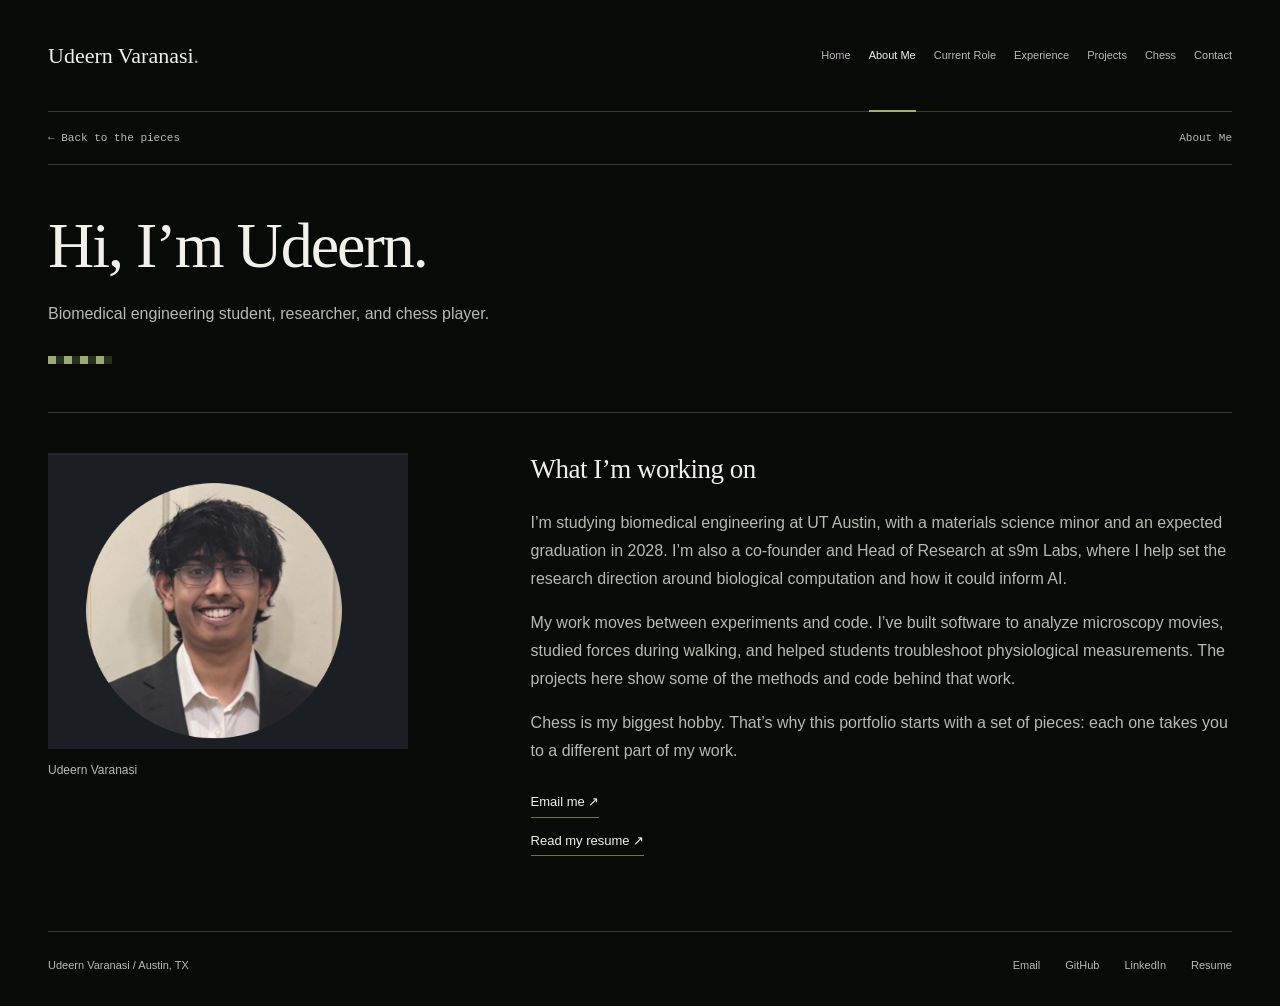
<file: about.html>
<!doctype html><html lang="en"><head><meta charset="utf-8"><meta name="viewport" content="width=device-width, initial-scale=1"><meta name="theme-color" content="#080a08"><meta name="description" content="About Udeern Varanasi, biomedical engineering student at UT Austin and co-founder and Head of Research at s9m Labs."><title>About Me | Udeern Varanasi</title><link rel="stylesheet" href="style.css?v=media1"><link rel="icon" href="data:image/svg+xml,%3Csvg xmlns='http://www.w3.org/2000/svg' viewBox='0 0 64 64'%3E%3Crect width='64' height='64' fill='%23080a08'/%3E%3Ctext x='10' y='45' font-size='38' fill='%23a7ad70' font-family='Georgia'%3Euv%3C/text%3E%3C/svg%3E"></head><body class="chess-portfolio"><a class="skip" href="#main">Skip to content</a><header class="shell"><a class="wordmark" href="index.html" aria-label="Udeern Varanasi home">Udeern Varanasi<span>.</span></a><nav aria-label="Main navigation"><a href="index.html">Home</a><a href="about.html" aria-current="page">About Me</a><a href="current-role.html">Current Role</a><a href="experience.html">Experience</a><a href="projects.html">Projects</a><a href="chess.html">Chess</a><a href="contact.html">Contact</a></nav></header><main id="main" class="shell"><div class="position-strip"><a href="index.html">← Back to the pieces</a><span>About Me</span></div><section class="page-intro"><h1>Hi, I’m Udeern.</h1><p>Biomedical engineering student, researcher, and chess player.</p></section><section class="about-page"><figure class="portrait-figure"><img src="udeern-portrait.png" width="500" height="412" alt="Udeern Varanasi" decoding="async"><figcaption>Udeern Varanasi</figcaption></figure><div><h2>What I’m working on</h2><p>I’m studying biomedical engineering at UT Austin, with a materials science minor and an expected graduation in 2028. I’m also a co-founder and Head of Research at s9m Labs, where I help set the research direction around biological computation and how it could inform AI.</p><p>My work moves between experiments and code. I’ve built software to analyze microscopy movies, studied forces during walking, and helped students troubleshoot physiological measurements. The projects here show some of the methods and code behind that work.</p><p>Chess is my biggest hobby. That’s why this portfolio starts with a set of pieces: each one takes you to a different part of my work.</p><div class="home-links"><a class="underlined" href="mailto:vudeern@utexas.edu">Email me ↗</a><a class="underlined" href="Udeern_Varanasi_Resume.pdf" target="_blank" rel="noopener">Read my resume ↗</a></div></div></section></main><footer class="shell"><span>Udeern Varanasi / Austin, TX</span><div><a href="mailto:vudeern@utexas.edu">Email</a><a href="https://github.com/vudeern" target="_blank" rel="noopener">GitHub</a><a href="https://linkedin.com/in/udeern-varanasi" target="_blank" rel="noopener">LinkedIn</a><a href="Udeern_Varanasi_Resume.pdf" target="_blank" rel="noopener">Resume</a></div></footer></body></html>
</file>
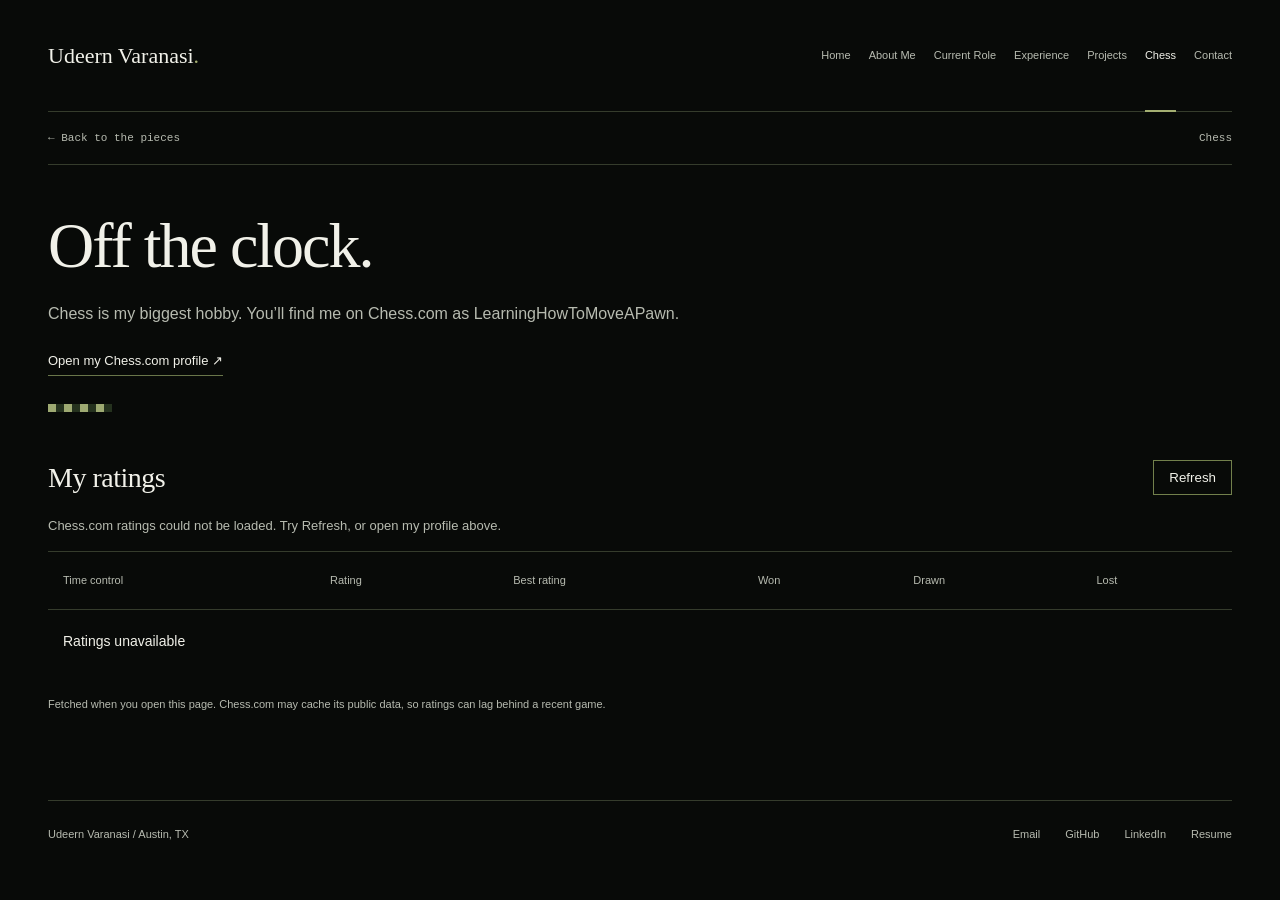
<file: chess.html>
<!doctype html><html lang="en"><head><meta charset="utf-8"><meta name="viewport" content="width=device-width, initial-scale=1"><meta name="theme-color" content="#080a08"><meta name="description" content="Chess of Udeern Varanasi. Biomedical engineering, research, software, and chess."><title>Chess | Udeern Varanasi</title><link rel="stylesheet" href="style.css?v=media1"><link rel="icon" href="data:image/svg+xml,%3Csvg xmlns='http://www.w3.org/2000/svg' viewBox='0 0 64 64'%3E%3Crect width='64' height='64' fill='%23080a08'/%3E%3Ctext x='10' y='45' font-size='38' fill='%23a7ad70' font-family='Georgia'%3Euv%3C/text%3E%3C/svg%3E"></head><body class="chess-portfolio"><a class="skip" href="#main">Skip to content</a><header class="shell"><a class="wordmark" href="index.html" aria-label="Udeern Varanasi home">Udeern Varanasi<span>.</span></a><nav aria-label="Main navigation"><a href="index.html">Home</a><a href="about.html">About Me</a><a href="current-role.html">Current Role</a><a href="experience.html">Experience</a><a href="projects.html">Projects</a><a href="chess.html" aria-current="page">Chess</a><a href="contact.html">Contact</a></nav></header><main id="main" class="shell"><div class="position-strip"><a href="index.html">← Back to the pieces</a><span>Chess</span></div><section class="page-intro"><h1>Off the clock.</h1><p>Chess is my biggest hobby. You’ll find me on Chess.com as LearningHowToMoveAPawn.</p><a class="underlined profile-link" href="https://www.chess.com/member/learninghowtomoveapawn" target="_blank" rel="noopener">Open my Chess.com profile ↗</a></section><section class="ratings-section" aria-labelledby="ratings-heading"><div class="ratings-heading"><h2 id="ratings-heading">My ratings</h2><button id="refresh-ratings" type="button">Refresh</button></div><p id="ratings-status" role="status">Fetching the latest published ratings from Chess.com…</p><div class="ratings-scroll"><table class="ratings-table"><caption class="visually-hidden">Latest Chess.com ratings and results by time control</caption><thead><tr><th scope="col">Time control</th><th scope="col">Rating</th><th scope="col">Best rating</th><th scope="col">Won</th><th scope="col">Drawn</th><th scope="col">Lost</th></tr></thead><tbody id="ratings-body"><tr><td colspan="6">Loading ratings…</td></tr></tbody></table></div><p id="ratings-checked" class="ratings-note"></p><p class="ratings-note">Fetched when you open this page. Chess.com may cache its public data, so ratings can lag behind a recent game.</p></section></main><footer class="shell"><span>Udeern Varanasi / Austin, TX</span><div><a href="mailto:vudeern@utexas.edu">Email</a><a href="https://github.com/vudeern" target="_blank" rel="noopener">GitHub</a><a href="https://linkedin.com/in/udeern-varanasi" target="_blank" rel="noopener">LinkedIn</a><a href="Udeern_Varanasi_Resume.pdf" target="_blank" rel="noopener">Resume</a></div></footer><script src="chess-stats.js"></script></body></html>
</file>
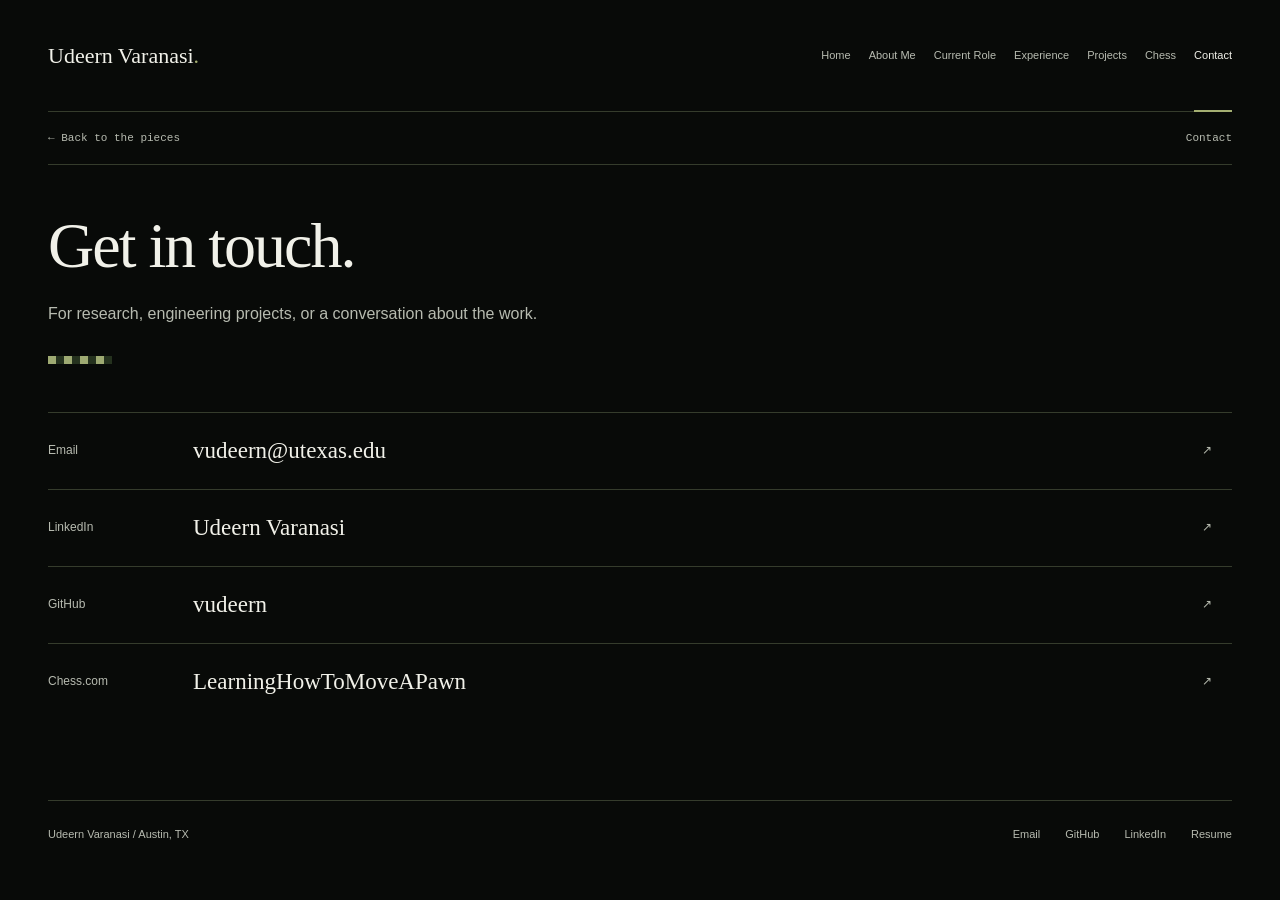
<file: contact.html>
<!doctype html><html lang="en"><head><meta charset="utf-8"><meta name="viewport" content="width=device-width, initial-scale=1"><meta name="theme-color" content="#080a08"><meta name="description" content="Contact of Udeern Varanasi. Biomedical engineering, research, software, and chess."><title>Contact | Udeern Varanasi</title><link rel="stylesheet" href="style.css?v=media1"><link rel="icon" href="data:image/svg+xml,%3Csvg xmlns='http://www.w3.org/2000/svg' viewBox='0 0 64 64'%3E%3Crect width='64' height='64' fill='%23080a08'/%3E%3Ctext x='10' y='45' font-size='38' fill='%23a7ad70' font-family='Georgia'%3Euv%3C/text%3E%3C/svg%3E"></head><body class="chess-portfolio"><a class="skip" href="#main">Skip to content</a><header class="shell"><a class="wordmark" href="index.html" aria-label="Udeern Varanasi home">Udeern Varanasi<span>.</span></a><nav aria-label="Main navigation"><a href="index.html">Home</a><a href="about.html">About Me</a><a href="current-role.html">Current Role</a><a href="experience.html">Experience</a><a href="projects.html">Projects</a><a href="chess.html">Chess</a><a href="contact.html" aria-current="page">Contact</a></nav></header><main id="main" class="shell"><div class="position-strip"><a href="index.html">← Back to the pieces</a><span>Contact</span></div><section class="page-intro"><h1>Get in touch.</h1><p>For research, engineering projects, or a conversation about the work.</p></section><section class="contact-directory" aria-label="Contact links"><a href="mailto:vudeern@utexas.edu"><span>Email</span><strong>vudeern@utexas.edu</strong><span aria-hidden="true">↗</span></a><a href="https://linkedin.com/in/udeern-varanasi" target="_blank" rel="noopener"><span>LinkedIn</span><strong>Udeern Varanasi</strong><span aria-hidden="true">↗</span></a><a href="https://github.com/vudeern" target="_blank" rel="noopener"><span>GitHub</span><strong>vudeern</strong><span aria-hidden="true">↗</span></a><a href="https://www.chess.com/member/learninghowtomoveapawn" target="_blank" rel="noopener"><span>Chess.com</span><strong>LearningHowToMoveAPawn</strong><span aria-hidden="true">↗</span></a></section></main><footer class="shell"><span>Udeern Varanasi / Austin, TX</span><div><a href="mailto:vudeern@utexas.edu">Email</a><a href="https://github.com/vudeern" target="_blank" rel="noopener">GitHub</a><a href="https://linkedin.com/in/udeern-varanasi" target="_blank" rel="noopener">LinkedIn</a><a href="Udeern_Varanasi_Resume.pdf" target="_blank" rel="noopener">Resume</a></div></footer></body></html>
</file>
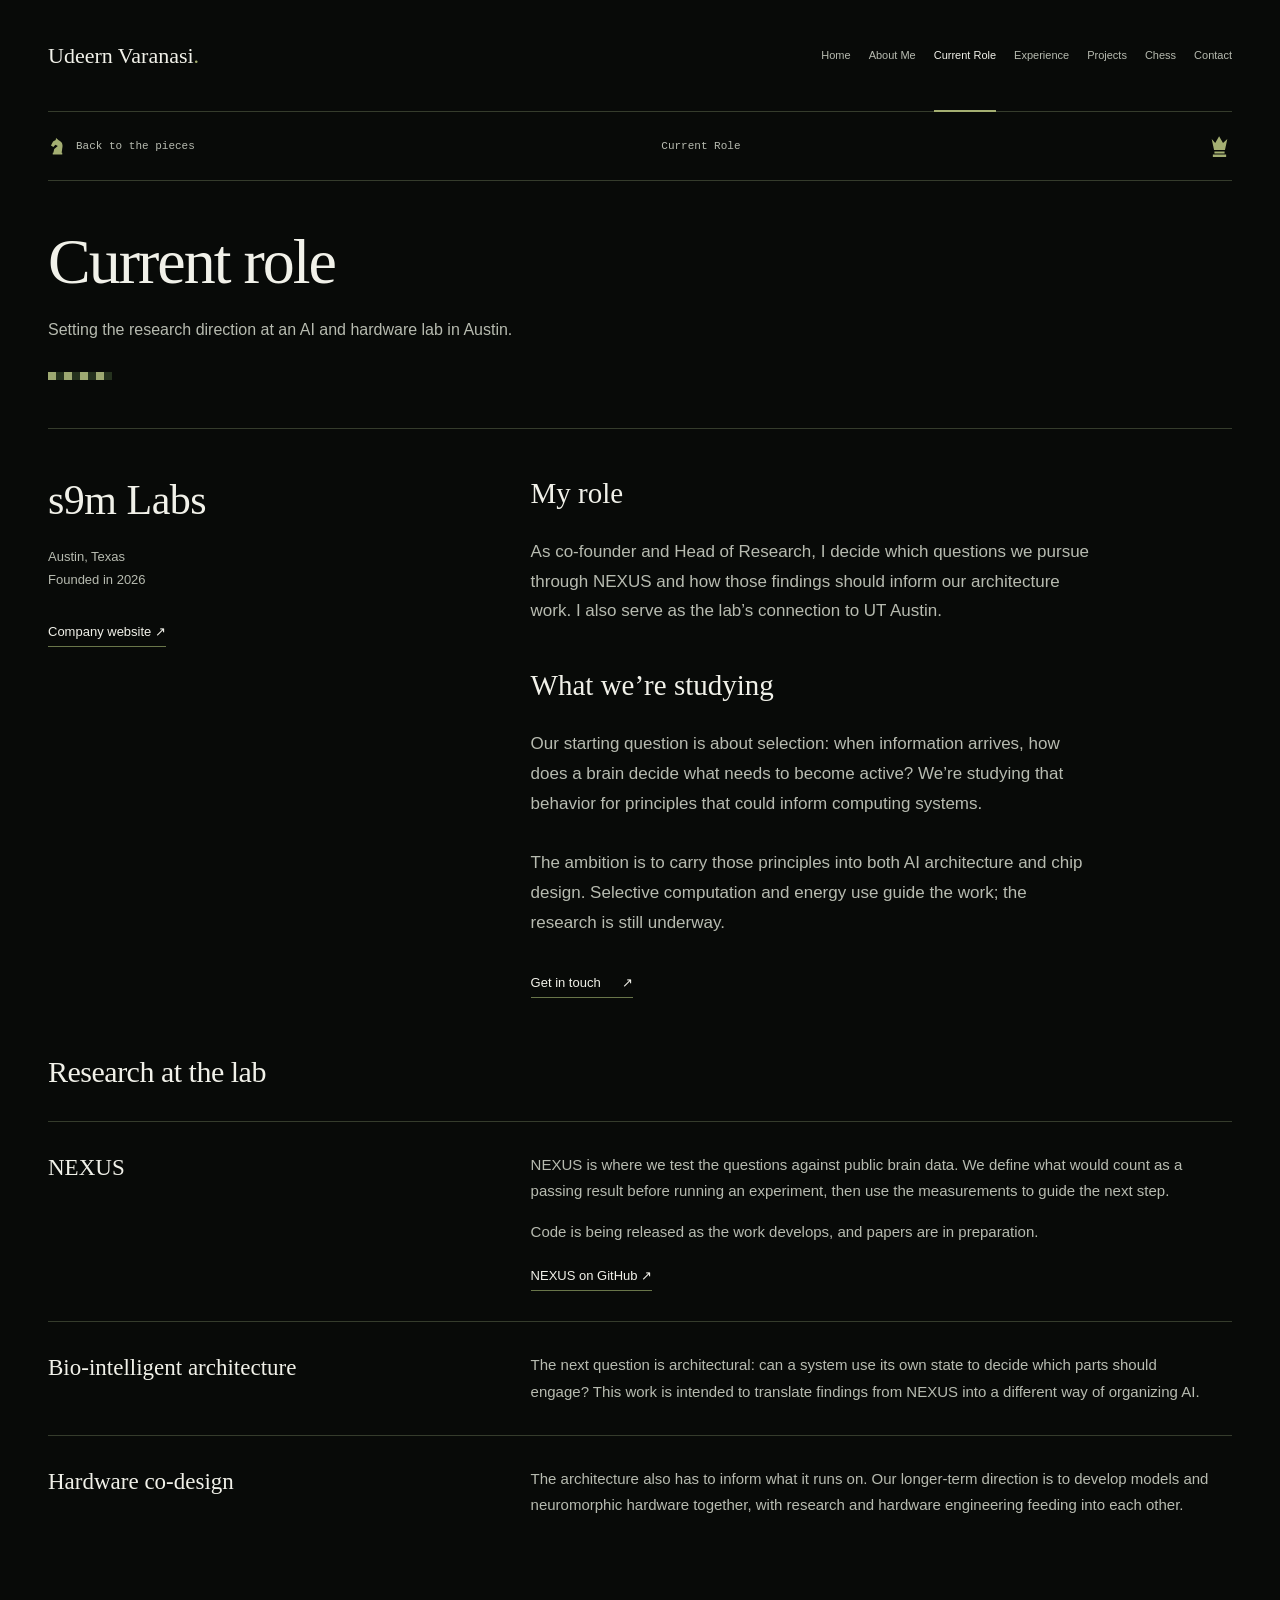
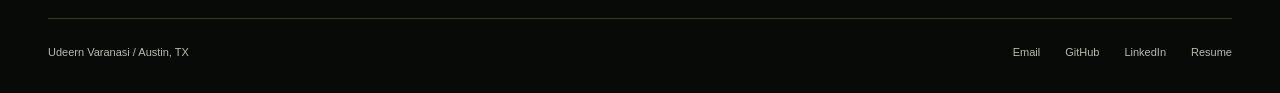
<file: current-role.html>
<!doctype html><html lang="en"><head><meta charset="utf-8"><meta name="viewport" content="width=device-width, initial-scale=1"><meta name="theme-color" content="#080a08"><meta name="description" content="Udeern Varanasi is a co-founder and Head of Research at s9m labs."><title>Current Role | Udeern Varanasi</title><link rel="stylesheet" href="style.css?v=media1"><link rel="icon" href="data:image/svg+xml,%3Csvg xmlns='http://www.w3.org/2000/svg' viewBox='0 0 64 64'%3E%3Crect width='64' height='64' fill='%23080a08'/%3E%3Ctext x='10' y='45' font-size='38' fill='%23a7ad70' font-family='Georgia'%3Euv%3C/text%3E%3C/svg%3E"></head><body class="chess-portfolio"><a class="skip" href="#main">Skip to content</a><header class="shell"><a class="wordmark" href="index.html" aria-label="Udeern Varanasi home">Udeern Varanasi<span>.</span></a><nav aria-label="Main navigation"><a href="index.html">Home</a><a href="about.html">About Me</a><a href="current-role.html" aria-current="page">Current Role</a><a href="experience.html">Experience</a><a href="projects.html">Projects</a><a href="chess.html">Chess</a><a href="contact.html">Contact</a></nav></header><main id="main" class="shell"><div class="position-strip"><a href="index.html"><svg class="chess-icon" viewBox="0 0 64 64" aria-hidden="true"><use href="pieces.svg#knight"/></svg>Back to the pieces</a><span>Current Role</span><svg class="chess-icon" viewBox="0 0 64 64" aria-hidden="true"><use href="pieces.svg#queen"/></svg></div><section class="page-intro"><h1>Current role</h1><p>Setting the research direction at an AI and hardware lab in Austin.</p></section><section class="current-role" aria-labelledby="company"><div class="role-company"><h2 id="company">s9m Labs</h2><p>Austin, Texas<br>Founded in 2026</p><a class="underlined" href="https://s9mlabs.com" target="_blank" rel="noopener">Company website ↗</a></div><div class="role-description"><h3>My role</h3><p>As co-founder and Head of Research, I decide which questions we pursue through NEXUS and how those findings should inform our architecture work. I also serve as the lab’s connection to UT Austin.</p><h3>What we’re studying</h3><p>Our starting question is about selection: when information arrives, how does a brain decide what needs to become active? We’re studying that behavior for principles that could inform computing systems.</p><p>The ambition is to carry those principles into both AI architecture and chip design. Selective computation and energy use guide the work; the research is still underway.</p><a class="underlined" href="mailto:vudeern@utexas.edu">Get in touch <span>↗</span></a></div></section><section class="research-agenda" aria-labelledby="research-heading"><h2 id="research-heading">Research at the lab</h2><div class="research-stage"><h3>NEXUS</h3><div><p>NEXUS is where we test the questions against public brain data. We define what would count as a passing result before running an experiment, then use the measurements to guide the next step.</p><p>Code is being released as the work develops, and papers are in preparation.</p><a class="underlined" href="https://github.com/avsribhas/NEXUS" target="_blank" rel="noopener">NEXUS on GitHub ↗</a></div></div><div class="research-stage"><h3>Bio-intelligent architecture</h3><p>The next question is architectural: can a system use its own state to decide which parts should engage? This work is intended to translate findings from NEXUS into a different way of organizing AI.</p></div><div class="research-stage"><h3>Hardware co-design</h3><p>The architecture also has to inform what it runs on. Our longer-term direction is to develop models and neuromorphic hardware together, with research and hardware engineering feeding into each other.</p></div></section></main><footer class="shell"><span>Udeern Varanasi / Austin, TX</span><div><a href="mailto:vudeern@utexas.edu">Email</a><a href="https://github.com/vudeern" target="_blank" rel="noopener">GitHub</a><a href="https://linkedin.com/in/udeern-varanasi" target="_blank" rel="noopener">LinkedIn</a><a href="Udeern_Varanasi_Resume.pdf" target="_blank" rel="noopener">Resume</a></div></footer></body></html>
</file>
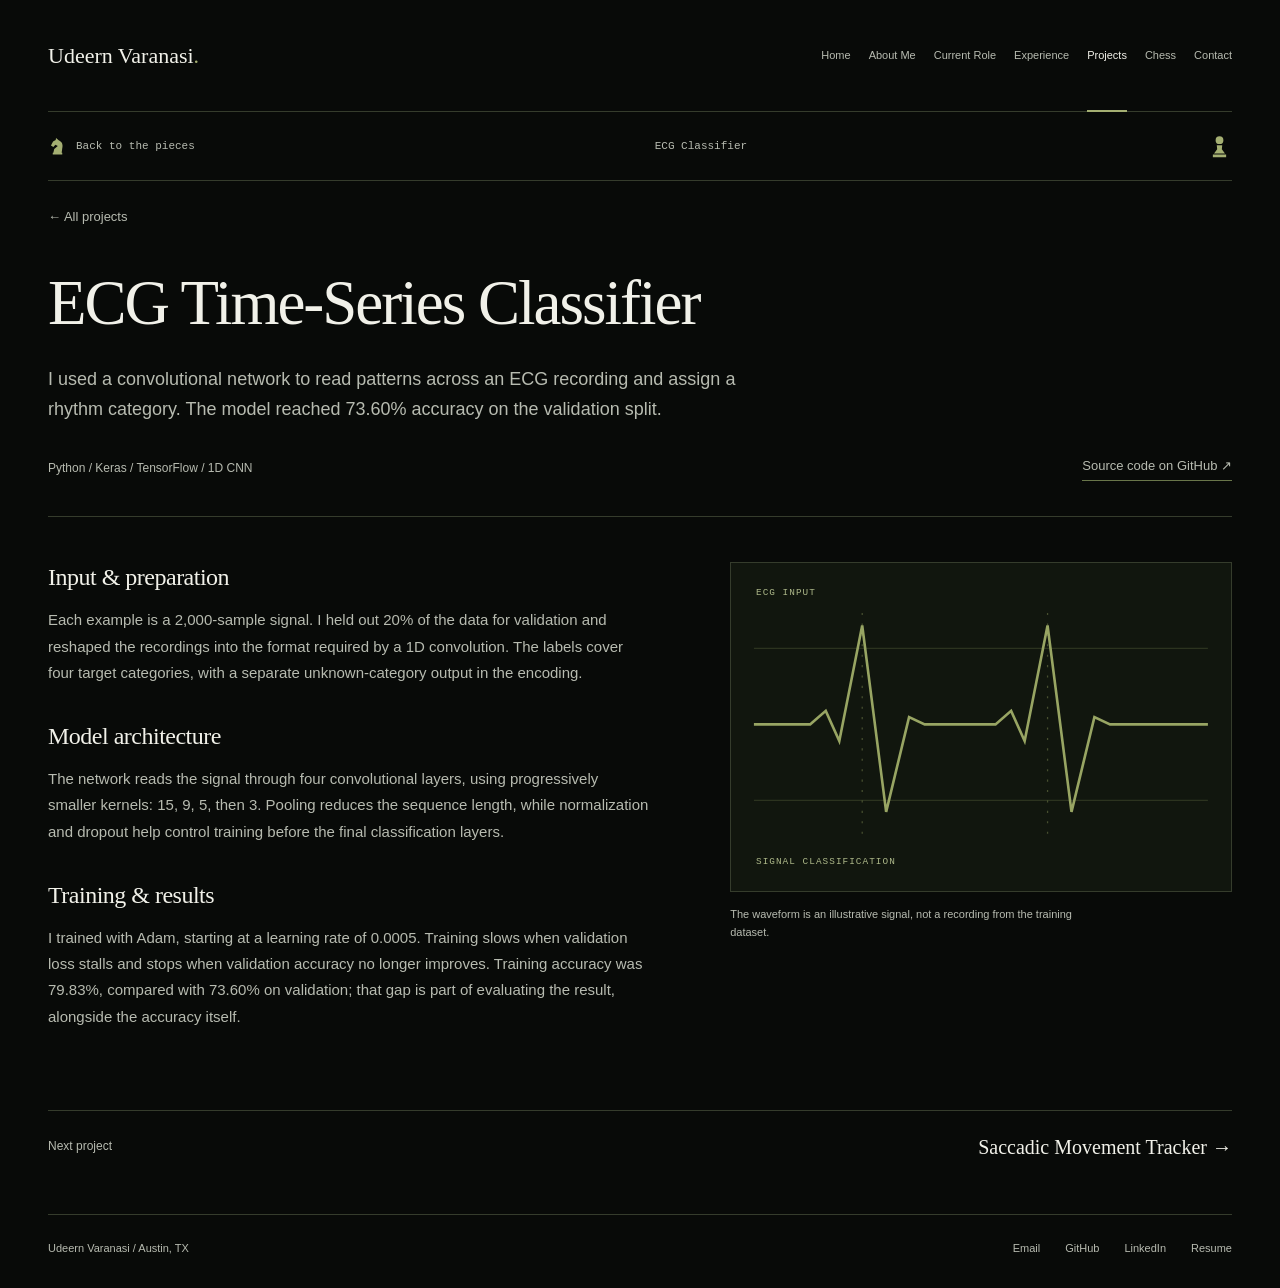
<file: ecg-classifier.html>
<!doctype html><html lang="en"><head><meta charset="utf-8"><meta name="viewport" content="width=device-width, initial-scale=1"><meta name="theme-color" content="#080a08"><meta name="description" content="ECG Time-Series Classifier. Udeern Varanasi, biomedical engineering student at UT Austin."><title>ECG Time-Series Classifier | Udeern Varanasi</title><link rel="stylesheet" href="style.css?v=media1"><link rel="icon" href="data:image/svg+xml,%3Csvg xmlns='http://www.w3.org/2000/svg' viewBox='0 0 64 64'%3E%3Crect width='64' height='64' fill='%23080a08'/%3E%3Ctext x='10' y='45' font-size='38' fill='%23a7ad70' font-family='Georgia'%3Euv%3C/text%3E%3C/svg%3E"></head><body class="chess-portfolio"><a class="skip" href="#main">Skip to content</a><header class="shell"><a class="wordmark" href="index.html" aria-label="Udeern Varanasi home">Udeern Varanasi<span>.</span></a><nav aria-label="Main navigation"><a href="index.html">Home</a><a href="about.html">About Me</a><a href="current-role.html">Current Role</a><a href="experience.html">Experience</a><a href="projects.html" aria-current="page">Projects</a><a href="chess.html">Chess</a><a href="contact.html">Contact</a></nav></header><main id="main" class="shell"><div class="position-strip"><a href="index.html"><svg class="chess-icon" viewBox="0 0 64 64" aria-hidden="true"><use href="pieces.svg#knight"/></svg>Back to the pieces</a><span>ECG Classifier</span><svg class="chess-icon" viewBox="0 0 64 64" aria-hidden="true"><use href="pieces.svg#pawn"/></svg></div><a class="back" href="projects.html">← All projects</a><section class="detail-heading"><h1>ECG Time-Series Classifier</h1><p class="detail-intro">I used a convolutional network to read patterns across an ECG recording and assign a rhythm category. The model reached 73.60% accuracy on the validation split.</p><div class="detail-meta"><span>Python / Keras / TensorFlow / 1D CNN</span><a class="underlined" href="https://github.com/vudeern/ecg_classifier" target="_blank" rel="noopener">Source code on GitHub ↗</a></div></section><div class="detail-body"><div class="detail-text"><section><h2>Input & preparation</h2><p>Each example is a 2,000-sample signal. I held out 20% of the data for validation and reshaped the recordings into the format required by a 1D convolution. The labels cover four target categories, with a separate unknown-category output in the encoding.</p></section><section><h2>Model architecture</h2><p>The network reads the signal through four convolutional layers, using progressively smaller kernels: 15, 9, 5, then 3. Pooling reduces the sequence length, while normalization and dropout help control training before the final classification layers.</p></section><section><h2>Training & results</h2><p>I trained with Adam, starting at a learning rate of 0.0005. Training slows when validation loss stalls and stops when validation accuracy no longer improves. Training accuracy was 79.83%, compared with 73.60% on validation; that gap is part of evaluating the result, alongside the accuracy itself.</p></section></div><figure class="detail-figure"><svg class="schematic" viewBox="0 0 480 315" role="img" aria-label="ecg project schematic"><g fill="none" stroke="#98a563" stroke-width="1.2"><path d="M22 155H76l15-13 13 29 22-111 23 179 22-91 15 7h68l15-13 13 29 22-111 23 179 22-91 15 7h94" stroke-width="2.5"/><path d="M22 82H458M22 228H458" opacity=".2"/><path d="M126 48V264M304 48V264" stroke-dasharray="2 8" opacity=".4"/></g><g fill="#adb889" font-size="9" font-family="monospace" letter-spacing="1"><text x="24" y="31">ECG INPUT</text><text x="24" y="289">SIGNAL CLASSIFICATION</text></g></svg><figcaption>The waveform is an illustrative signal, not a recording from the training dataset.</figcaption></figure></div><div class="next-project"><span>Next project</span><a href="saccadic-tracker.html">Saccadic Movement Tracker →</a></div></main><footer class="shell"><span>Udeern Varanasi / Austin, TX</span><div><a href="mailto:vudeern@utexas.edu">Email</a><a href="https://github.com/vudeern" target="_blank" rel="noopener">GitHub</a><a href="https://linkedin.com/in/udeern-varanasi" target="_blank" rel="noopener">LinkedIn</a><a href="Udeern_Varanasi_Resume.pdf" target="_blank" rel="noopener">Resume</a></div></footer></body></html>
</file>
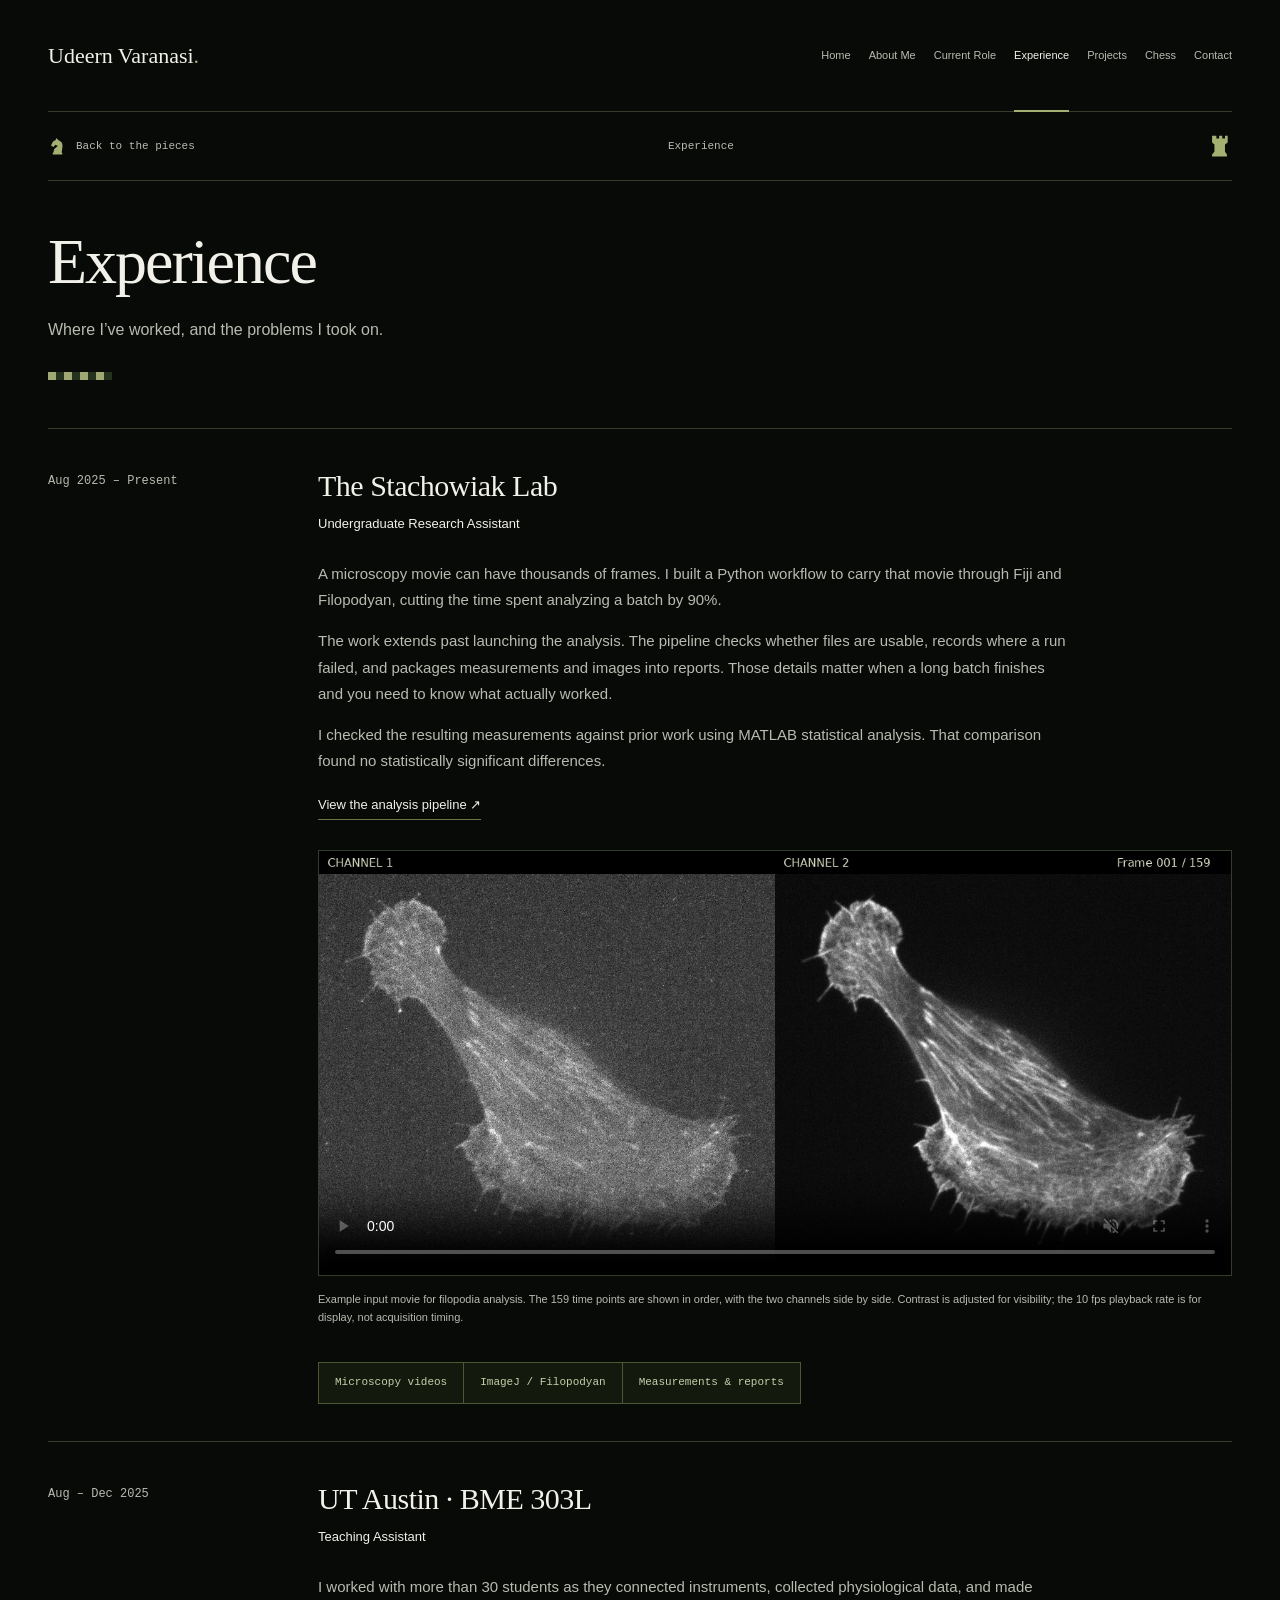
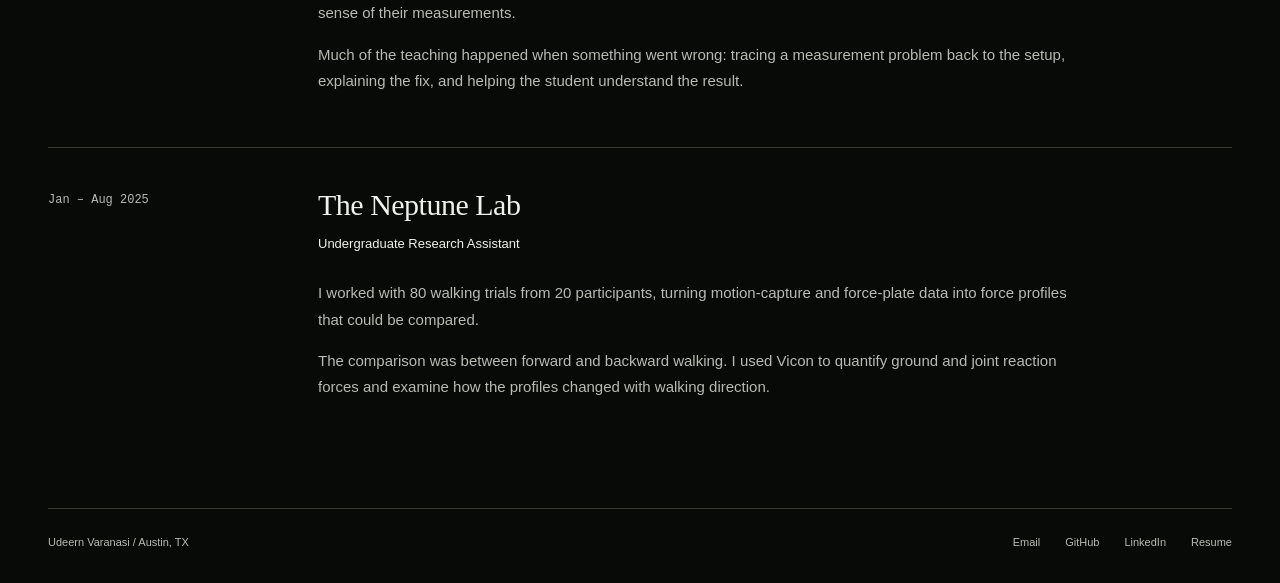
<file: experience.html>
<!doctype html><html lang="en"><head><meta charset="utf-8"><meta name="viewport" content="width=device-width, initial-scale=1"><meta name="theme-color" content="#080a08"><meta name="description" content="Experience. Udeern Varanasi, biomedical engineering student at UT Austin."><title>Experience | Udeern Varanasi</title><link rel="stylesheet" href="style.css?v=media1"><link rel="icon" href="data:image/svg+xml,%3Csvg xmlns='http://www.w3.org/2000/svg' viewBox='0 0 64 64'%3E%3Crect width='64' height='64' fill='%23080a08'/%3E%3Ctext x='10' y='45' font-size='38' fill='%23a7ad70' font-family='Georgia'%3Euv%3C/text%3E%3C/svg%3E"></head><body class="chess-portfolio"><a class="skip" href="#main">Skip to content</a><header class="shell"><a class="wordmark" href="index.html" aria-label="Udeern Varanasi home">Udeern Varanasi<span>.</span></a><nav aria-label="Main navigation"><a href="index.html">Home</a><a href="about.html">About Me</a><a href="current-role.html">Current Role</a><a href="experience.html" aria-current="page">Experience</a><a href="projects.html">Projects</a><a href="chess.html">Chess</a><a href="contact.html">Contact</a></nav></header><main id="main" class="shell"><div class="position-strip"><a href="index.html"><svg class="chess-icon" viewBox="0 0 64 64" aria-hidden="true"><use href="pieces.svg#knight"/></svg>Back to the pieces</a><span>Experience</span><svg class="chess-icon" viewBox="0 0 64 64" aria-hidden="true"><use href="pieces.svg#rook"/></svg></div><section class="page-intro"><h1>Experience</h1><p>Where I’ve worked, and the problems I took on.</p></section><section class="experience-list" aria-label="Research and teaching positions"><article class="position"><div class="position-date">Aug 2025 – Present</div><div><h2>The Stachowiak Lab</h2><p class="position-role">Undergraduate Research Assistant</p><p>A microscopy movie can have thousands of frames. I built a Python workflow to carry that movie through Fiji and Filopodyan, cutting the time spent analyzing a batch by 90%.</p><p>The work extends past launching the analysis. The pipeline checks whether files are usable, records where a run failed, and packages measurements and images into reports. Those details matter when a long batch finishes and you need to know what actually worked.</p><p>I checked the resulting measurements against prior work using MATLAB statistical analysis. That comparison found no statistically significant differences.</p><a class="underlined" href="https://github.com/vudeern/Filopodiyan_Automation" target="_blank" rel="noopener">View the analysis pipeline ↗</a><figure class="microscopy-figure"><video controls playsinline muted preload="metadata" poster="filopodia-poster.jpg" width="960" height="446" aria-label="Two-channel microscopy movie used for filopodia analysis"><source src="filopodia-preview.mp4" type="video/mp4">Your browser cannot play this video. <a href="filopodia-preview.mp4">Download the microscopy preview.</a></video><figcaption>Example input movie for filopodia analysis. The 159 time points are shown in order, with the two channels side by side. Contrast is adjusted for visibility; the 10 fps playback rate is for display, not acquisition timing.</figcaption></figure><div class="workflow" aria-label="Analysis workflow"><span>Microscopy videos</span><span>ImageJ / Filopodyan</span><span>Measurements & reports</span></div></div></article><article class="position"><div class="position-date">Aug – Dec 2025</div><div><h2>UT Austin · BME 303L</h2><p class="position-role">Teaching Assistant</p><p>I worked with more than 30 students as they connected instruments, collected physiological data, and made sense of their measurements.</p><p>Much of the teaching happened when something went wrong: tracing a measurement problem back to the setup, explaining the fix, and helping the student understand the result.</p></div></article><article class="position"><div class="position-date">Jan – Aug 2025</div><div><h2>The Neptune Lab</h2><p class="position-role">Undergraduate Research Assistant</p><p>I worked with 80 walking trials from 20 participants, turning motion-capture and force-plate data into force profiles that could be compared.</p><p>The comparison was between forward and backward walking. I used Vicon to quantify ground and joint reaction forces and examine how the profiles changed with walking direction.</p></div></article></section></main><footer class="shell"><span>Udeern Varanasi / Austin, TX</span><div><a href="mailto:vudeern@utexas.edu">Email</a><a href="https://github.com/vudeern" target="_blank" rel="noopener">GitHub</a><a href="https://linkedin.com/in/udeern-varanasi" target="_blank" rel="noopener">LinkedIn</a><a href="Udeern_Varanasi_Resume.pdf" target="_blank" rel="noopener">Resume</a></div></footer></body></html>
</file>
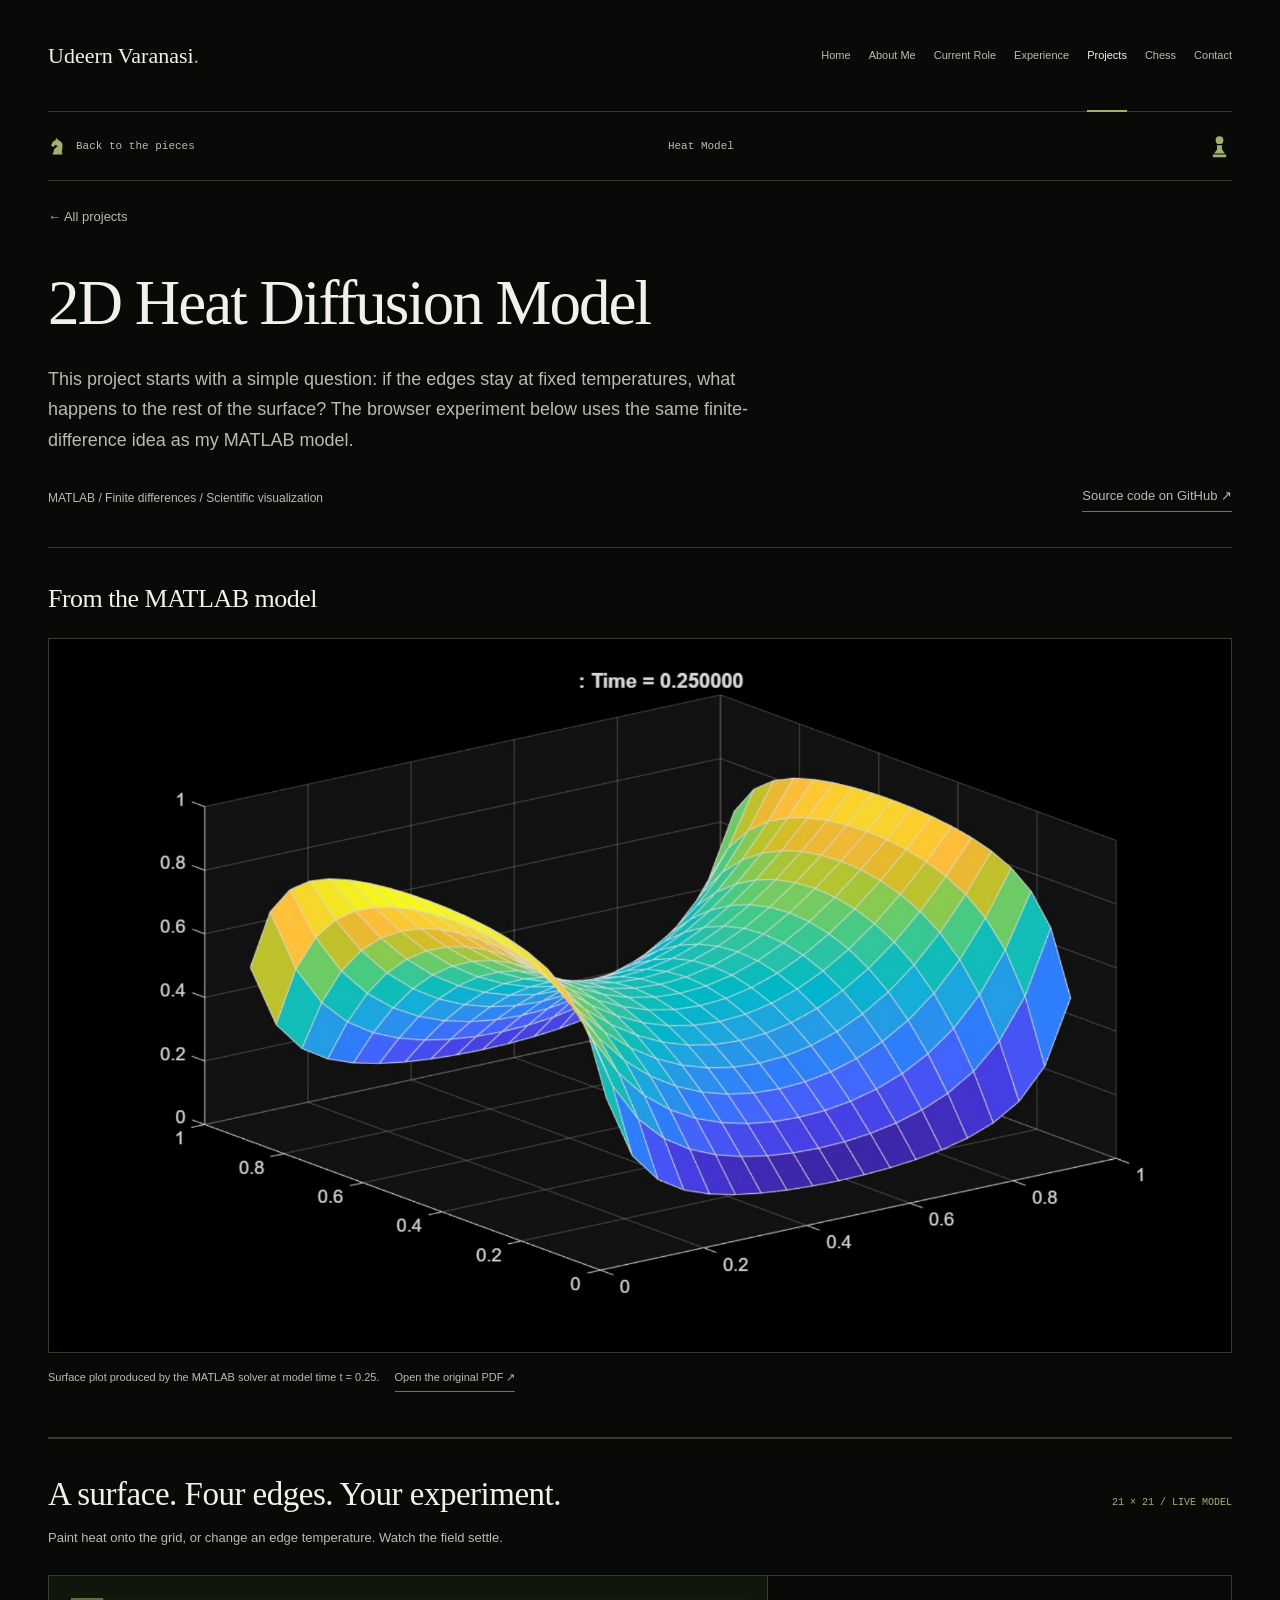
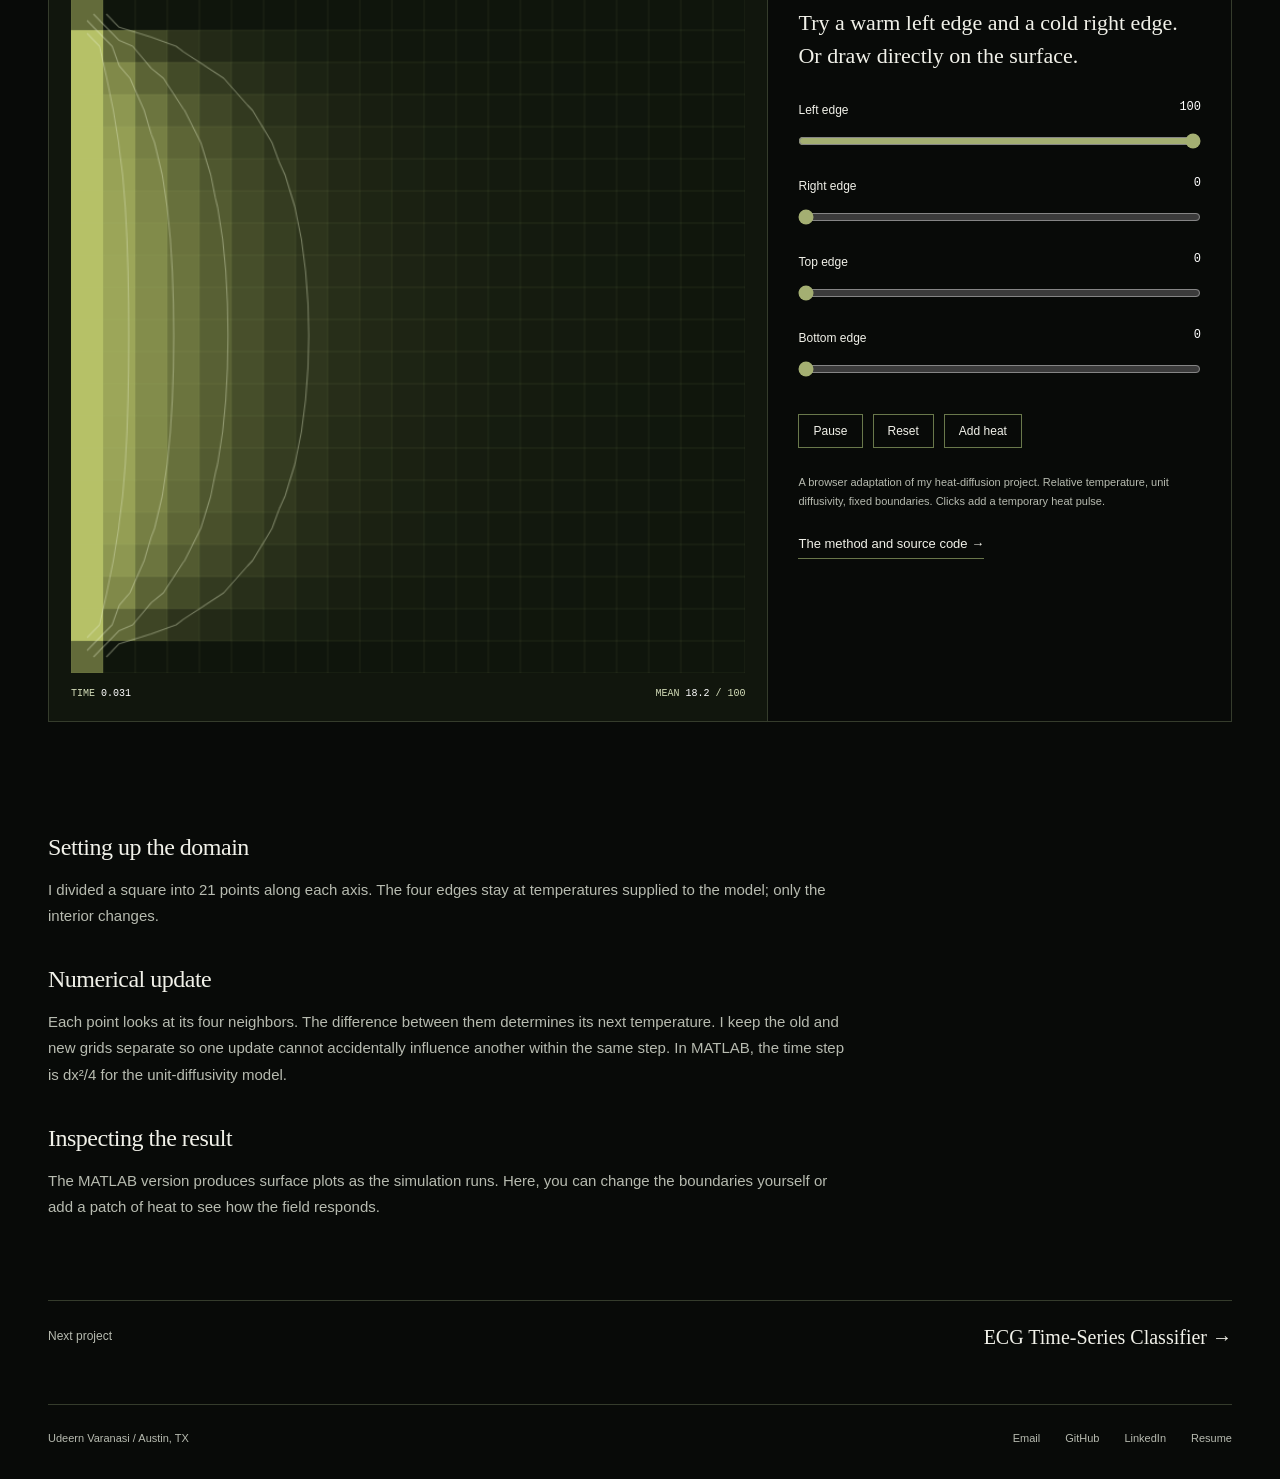
<file: heat-model.html>
<!doctype html><html lang="en"><head><meta charset="utf-8"><meta name="viewport" content="width=device-width, initial-scale=1"><meta name="theme-color" content="#080a08"><meta name="description" content="2D Heat Diffusion Model. Udeern Varanasi, biomedical engineering student at UT Austin."><title>2D Heat Diffusion Model | Udeern Varanasi</title><link rel="stylesheet" href="style.css?v=media1"><link rel="icon" href="data:image/svg+xml,%3Csvg xmlns='http://www.w3.org/2000/svg' viewBox='0 0 64 64'%3E%3Crect width='64' height='64' fill='%23080a08'/%3E%3Ctext x='10' y='45' font-size='38' fill='%23a7ad70' font-family='Georgia'%3Euv%3C/text%3E%3C/svg%3E"></head><body class="chess-portfolio"><a class="skip" href="#main">Skip to content</a><header class="shell"><a class="wordmark" href="index.html" aria-label="Udeern Varanasi home">Udeern Varanasi<span>.</span></a><nav aria-label="Main navigation"><a href="index.html">Home</a><a href="about.html">About Me</a><a href="current-role.html">Current Role</a><a href="experience.html">Experience</a><a href="projects.html" aria-current="page">Projects</a><a href="chess.html">Chess</a><a href="contact.html">Contact</a></nav></header><main id="main" class="shell"><div class="position-strip"><a href="index.html"><svg class="chess-icon" viewBox="0 0 64 64" aria-hidden="true"><use href="pieces.svg#knight"/></svg>Back to the pieces</a><span>Heat Model</span><svg class="chess-icon" viewBox="0 0 64 64" aria-hidden="true"><use href="pieces.svg#pawn"/></svg></div><a class="back" href="projects.html">← All projects</a><section class="detail-heading"><h1>2D Heat Diffusion Model</h1><p class="detail-intro">This project starts with a simple question: if the edges stay at fixed temperatures, what happens to the rest of the surface? The browser experiment below uses the same finite-difference idea as my MATLAB model.</p><div class="detail-meta"><span>MATLAB / Finite differences / Scientific visualization</span><a class="underlined" href="https://github.com/vudeern/2d_Head_Diffusion_Model" target="_blank" rel="noopener">Source code on GitHub ↗</a></div></section><section class="project-result" aria-labelledby="heat-output-title"><h2 id="heat-output-title">From the MATLAB model</h2><figure class="output-figure"><a href="heat-diffusion-result.png" target="_blank" rel="noopener" aria-label="Open the full heat-diffusion plot"><img src="heat-diffusion-result.png" width="1800" height="1080" alt="MATLAB heat-diffusion surface plot at time 0.25, with elevated temperatures toward opposite edges and a lower-temperature interior." decoding="async"></a><figcaption>Surface plot produced by the MATLAB solver at model time t = 0.25. <a class="underlined" href="heat-diffusion-result.pdf" target="_blank" rel="noopener">Open the original PDF ↗</a></figcaption></figure></section><section class="workbench" aria-labelledby="experiment-title"><div class="bench-header"><div><h2 id="experiment-title">A surface. Four edges. Your experiment.</h2><p>Paint heat onto the grid, or change an edge temperature. Watch the field settle.</p></div><span class="bench-mark">21 × 21 / LIVE MODEL</span></div><div class="bench-layout"><div class="bench-display"><canvas id="heat-canvas" width="630" height="630" tabindex="0" aria-label="Interactive heat diffusion grid. Click or drag to add heat; press Enter to heat the center."></canvas><div class="bench-readout"><span>TIME <output id="sim-time">0.000</output></span><span>MEAN <output id="sim-mean">0.0</output> / 100</span></div></div><div class="bench-controls"><p class="bench-instruction">Try a warm left edge and a cold right edge. Or draw directly on the surface.</p><label for="edge-left">Left edge <output id="left-value">100</output></label><input id="edge-left" type="range" min="0" max="100" value="100"><label for="edge-right">Right edge <output id="right-value">0</output></label><input id="edge-right" type="range" min="0" max="100" value="0"><label for="edge-top">Top edge <output id="top-value">0</output></label><input id="edge-top" type="range" min="0" max="100" value="0"><label for="edge-bottom">Bottom edge <output id="bottom-value">0</output></label><input id="edge-bottom" type="range" min="0" max="100" value="0"><div class="bench-buttons"><button id="pause-heat" type="button">Pause</button><button id="reset-heat" type="button">Reset</button><button id="pulse-heat" type="button">Add heat</button></div><p class="bench-caption">A browser adaptation of my heat-diffusion project. Relative temperature, unit diffusivity, fixed boundaries. Clicks add a temporary heat pulse.</p><a class="underlined" href="heat-model.html">The method and source code →</a></div></div></section><div class="detail-body result-methods"><div class="detail-text"><section><h2>Setting up the domain</h2><p>I divided a square into 21 points along each axis. The four edges stay at temperatures supplied to the model; only the interior changes.</p></section><section><h2>Numerical update</h2><p>Each point looks at its four neighbors. The difference between them determines its next temperature. I keep the old and new grids separate so one update cannot accidentally influence another within the same step. In MATLAB, the time step is dx²/4 for the unit-diffusivity model.</p></section><section><h2>Inspecting the result</h2><p>The MATLAB version produces surface plots as the simulation runs. Here, you can change the boundaries yourself or add a patch of heat to see how the field responds.</p></section></div></div><div class="next-project"><span>Next project</span><a href="ecg-classifier.html">ECG Time-Series Classifier →</a></div></main><footer class="shell"><span>Udeern Varanasi / Austin, TX</span><div><a href="mailto:vudeern@utexas.edu">Email</a><a href="https://github.com/vudeern" target="_blank" rel="noopener">GitHub</a><a href="https://linkedin.com/in/udeern-varanasi" target="_blank" rel="noopener">LinkedIn</a><a href="Udeern_Varanasi_Resume.pdf" target="_blank" rel="noopener">Resume</a></div></footer><script src="heat-solver.js"></script><script src="heat-lab.js"></script></body></html>
</file>
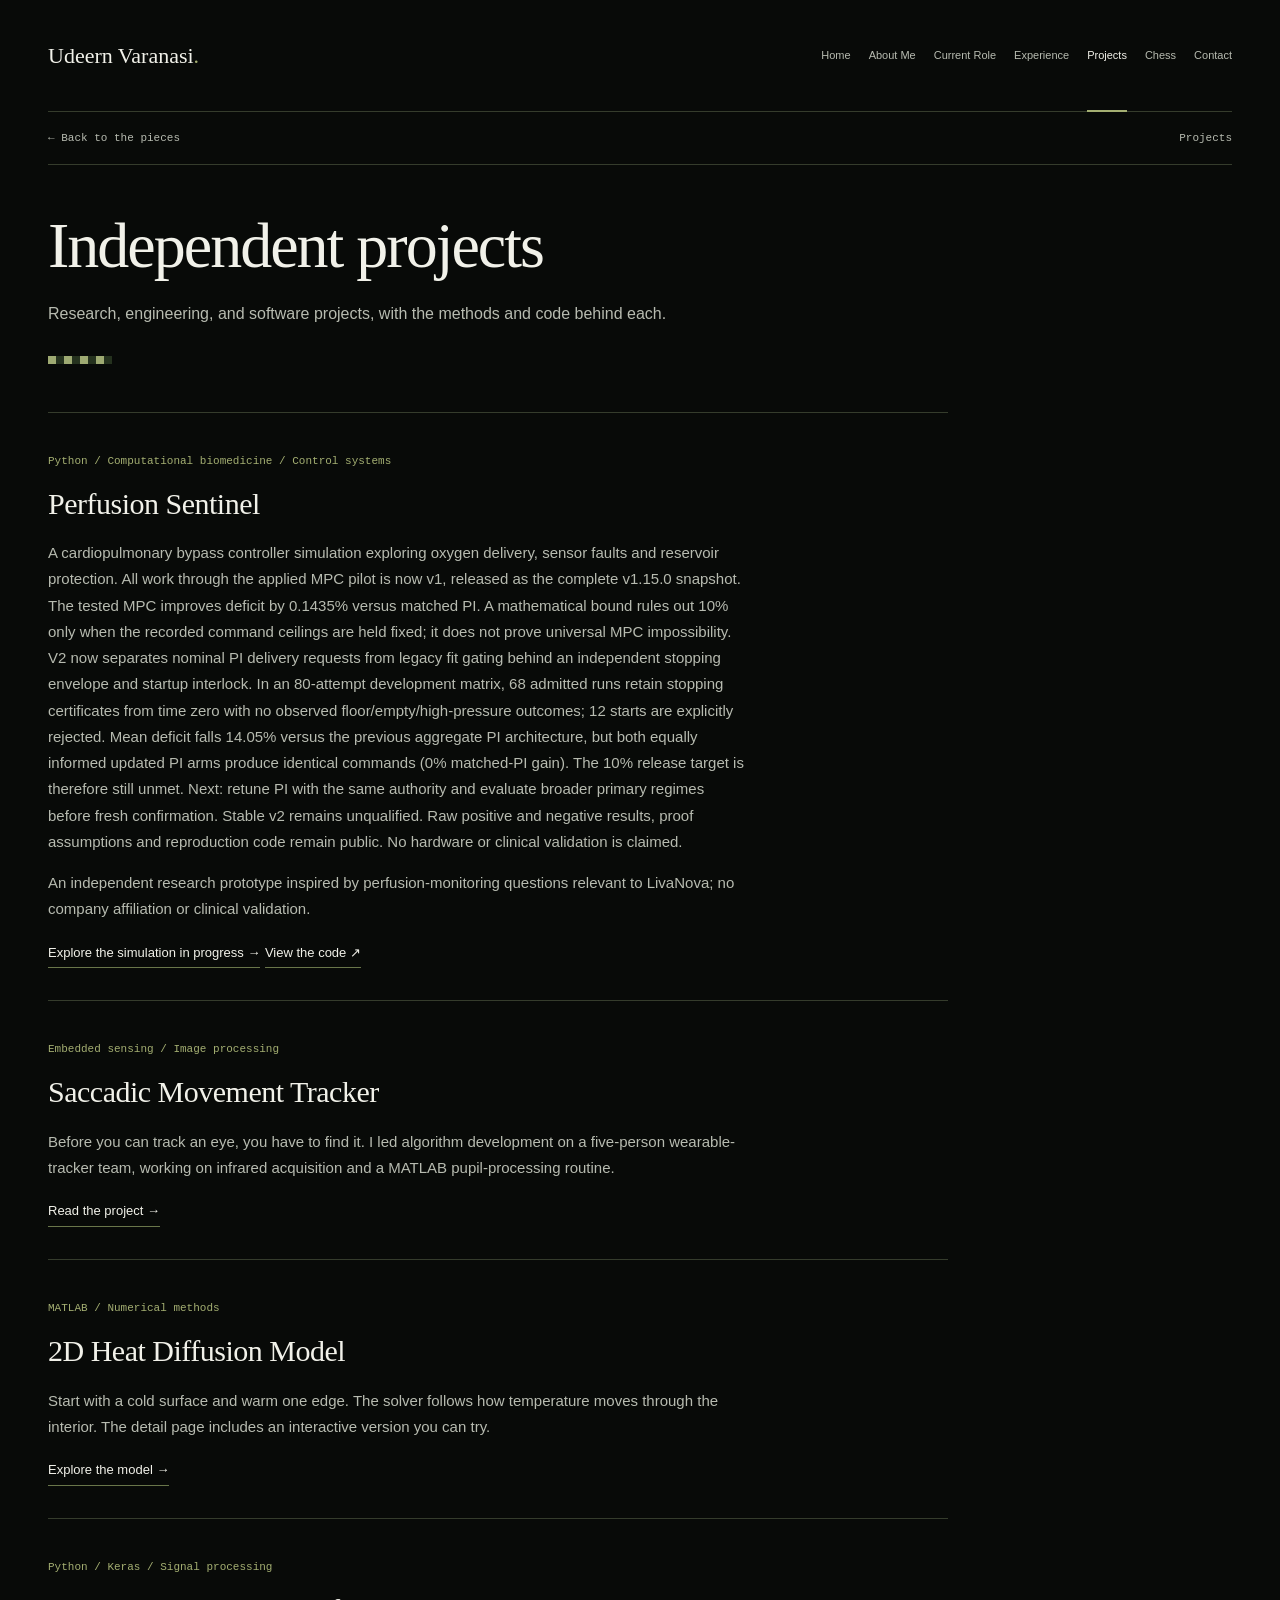
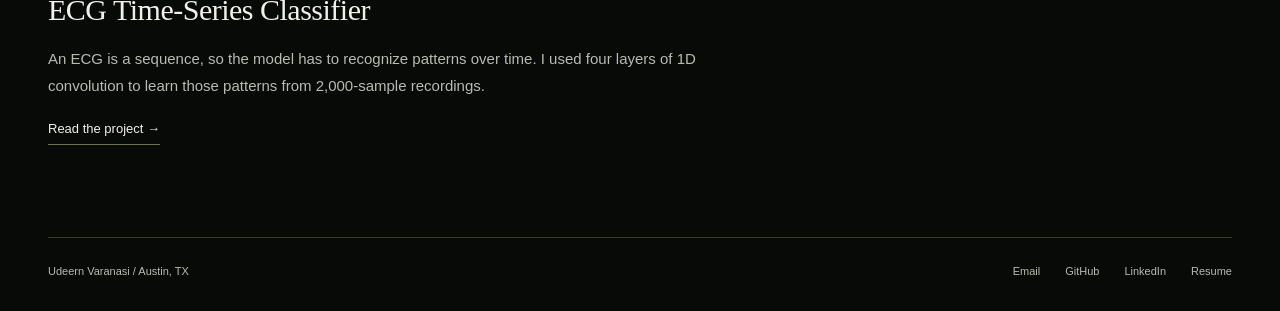
<file: projects.html>
<!doctype html><html lang="en"><head><meta charset="utf-8"><meta name="viewport" content="width=device-width, initial-scale=1"><meta name="theme-color" content="#080a08"><meta name="description" content="Projects of Udeern Varanasi. Biomedical engineering, research, software, and chess."><title>Projects | Udeern Varanasi</title><link rel="stylesheet" href="style.css?v=media1"><link rel="icon" href="data:image/svg+xml,%3Csvg xmlns='http://www.w3.org/2000/svg' viewBox='0 0 64 64'%3E%3Crect width='64' height='64' fill='%23080a08'/%3E%3Ctext x='10' y='45' font-size='38' fill='%23a7ad70' font-family='Georgia'%3Euv%3C/text%3E%3C/svg%3E"></head><body class="chess-portfolio"><a class="skip" href="#main">Skip to content</a><header class="shell"><a class="wordmark" href="index.html" aria-label="Udeern Varanasi home">Udeern Varanasi<span>.</span></a><nav aria-label="Main navigation"><a href="index.html">Home</a><a href="about.html">About Me</a><a href="current-role.html">Current Role</a><a href="experience.html">Experience</a><a href="projects.html" aria-current="page">Projects</a><a href="chess.html">Chess</a><a href="contact.html">Contact</a></nav></header><main id="main" class="shell"><div class="position-strip"><a href="index.html">← Back to the pieces</a><span>Projects</span></div><section class="page-intro"><h1>Independent projects</h1><p>Research, engineering, and software projects, with the methods and code behind each.</p></section><section class="collected-projects"><article><span class="project-kind">Python / Computational biomedicine / Control systems</span><h2><a href="perfusion-sentinel/">Perfusion Sentinel</a></h2><p>A cardiopulmonary bypass controller simulation exploring oxygen delivery, sensor faults and reservoir protection. All work through the applied MPC pilot is now v1, released as the complete v1.15.0 snapshot. The tested MPC improves deficit by 0.1435% versus matched PI. A mathematical bound rules out 10% only when the recorded command ceilings are held fixed; it does not prove universal MPC impossibility. V2 now separates nominal PI delivery requests from legacy fit gating behind an independent stopping envelope and startup interlock. In an 80-attempt development matrix, 68 admitted runs retain stopping certificates from time zero with no observed floor/empty/high-pressure outcomes; 12 starts are explicitly rejected. Mean deficit falls 14.05% versus the previous aggregate PI architecture, but both equally informed updated PI arms produce identical commands (0% matched-PI gain). The 10% release target is therefore still unmet. Next: retune PI with the same authority and evaluate broader primary regimes before fresh confirmation. Stable v2 remains unqualified. Raw positive and negative results, proof assumptions and reproduction code remain public. No hardware or clinical validation is claimed.</p><p>An independent research prototype inspired by perfusion-monitoring questions relevant to LivaNova; no company affiliation or clinical validation.</p><a class="underlined" href="perfusion-sentinel/">Explore the simulation in progress →</a> <a class="underlined" href="https://github.com/vudeern/cardiopulmanoary_bypass_simulation" target="_blank" rel="noopener">View the code ↗</a></article><article><span class="project-kind">Embedded sensing / Image processing</span><h2><a href="saccadic-tracker.html">Saccadic Movement Tracker</a></h2><p>Before you can track an eye, you have to find it. I led algorithm development on a five-person wearable-tracker team, working on infrared acquisition and a MATLAB pupil-processing routine.</p><a class="underlined" href="saccadic-tracker.html">Read the project →</a></article><article><span class="project-kind">MATLAB / Numerical methods</span><h2><a href="heat-model.html">2D Heat Diffusion Model</a></h2><p>Start with a cold surface and warm one edge. The solver follows how temperature moves through the interior. The detail page includes an interactive version you can try.</p><a class="underlined" href="heat-model.html">Explore the model →</a></article><article><span class="project-kind">Python / Keras / Signal processing</span><h2><a href="ecg-classifier.html">ECG Time-Series Classifier</a></h2><p>An ECG is a sequence, so the model has to recognize patterns over time. I used four layers of 1D convolution to learn those patterns from 2,000-sample recordings.</p><a class="underlined" href="ecg-classifier.html">Read the project →</a></article></section></main><footer class="shell"><span>Udeern Varanasi / Austin, TX</span><div><a href="mailto:vudeern@utexas.edu">Email</a><a href="https://github.com/vudeern" target="_blank" rel="noopener">GitHub</a><a href="https://linkedin.com/in/udeern-varanasi" target="_blank" rel="noopener">LinkedIn</a><a href="Udeern_Varanasi_Resume.pdf" target="_blank" rel="noopener">Resume</a></div></footer></body></html>
</file>
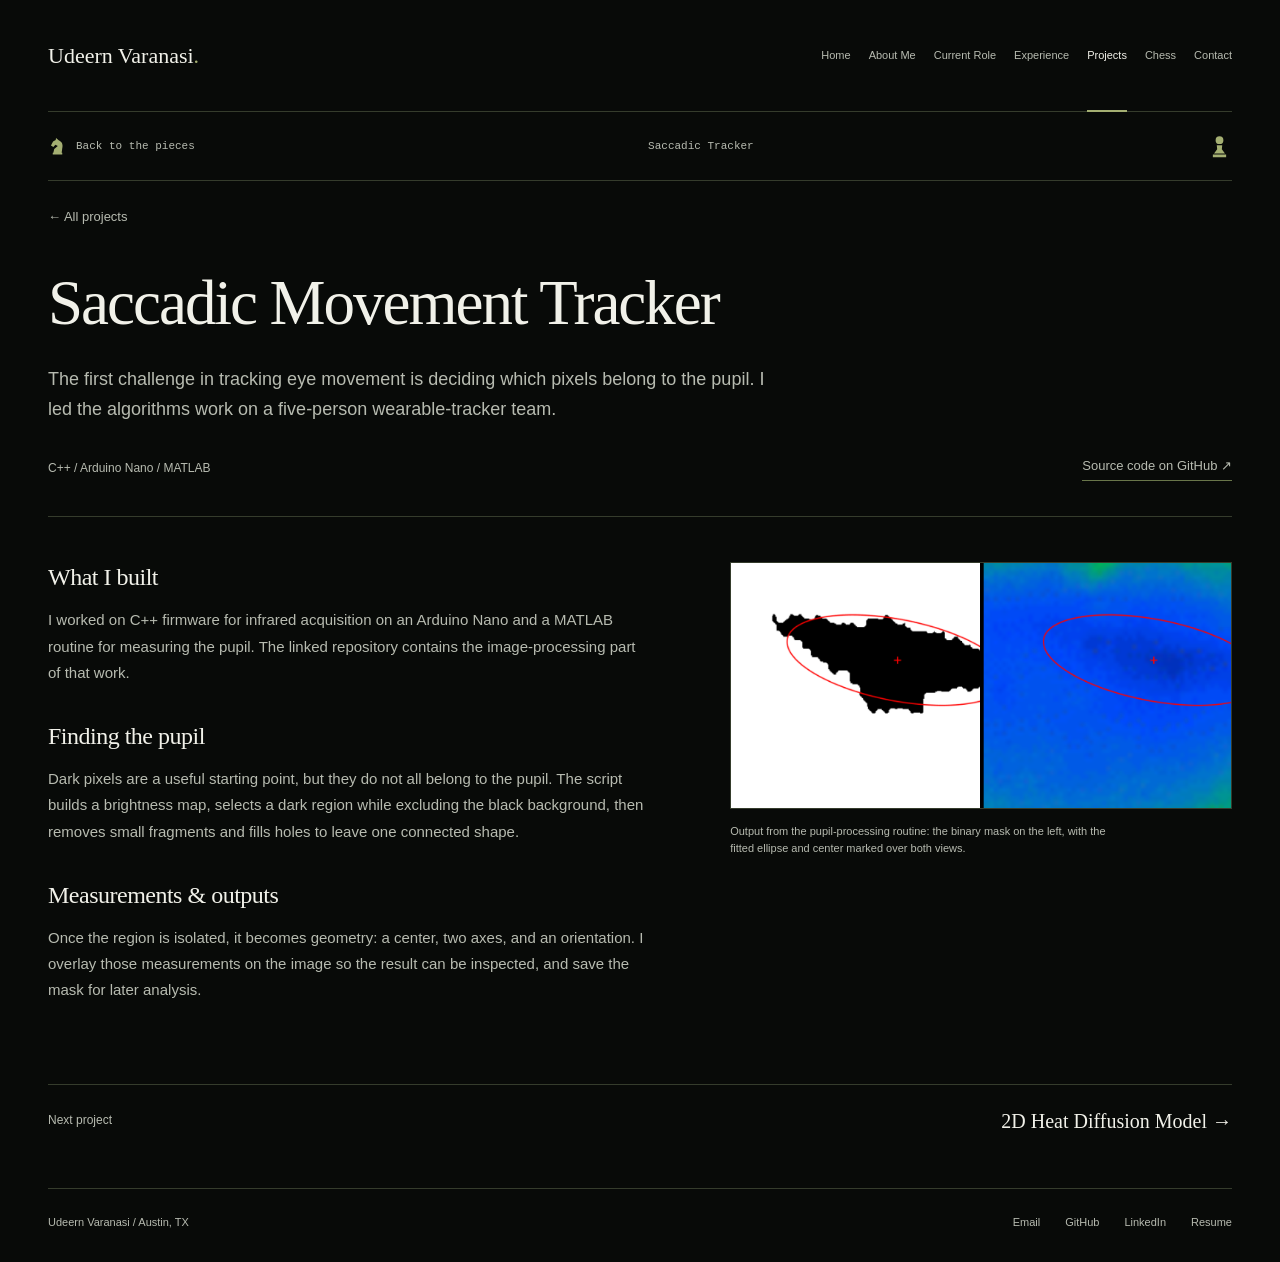
<file: saccadic-tracker.html>
<!doctype html><html lang="en"><head><meta charset="utf-8"><meta name="viewport" content="width=device-width, initial-scale=1"><meta name="theme-color" content="#080a08"><meta name="description" content="Saccadic Movement Tracker. Udeern Varanasi, biomedical engineering student at UT Austin."><title>Saccadic Movement Tracker | Udeern Varanasi</title><link rel="stylesheet" href="style.css?v=media1"><link rel="icon" href="data:image/svg+xml,%3Csvg xmlns='http://www.w3.org/2000/svg' viewBox='0 0 64 64'%3E%3Crect width='64' height='64' fill='%23080a08'/%3E%3Ctext x='10' y='45' font-size='38' fill='%23a7ad70' font-family='Georgia'%3Euv%3C/text%3E%3C/svg%3E"></head><body class="chess-portfolio"><a class="skip" href="#main">Skip to content</a><header class="shell"><a class="wordmark" href="index.html" aria-label="Udeern Varanasi home">Udeern Varanasi<span>.</span></a><nav aria-label="Main navigation"><a href="index.html">Home</a><a href="about.html">About Me</a><a href="current-role.html">Current Role</a><a href="experience.html">Experience</a><a href="projects.html" aria-current="page">Projects</a><a href="chess.html">Chess</a><a href="contact.html">Contact</a></nav></header><main id="main" class="shell"><div class="position-strip"><a href="index.html"><svg class="chess-icon" viewBox="0 0 64 64" aria-hidden="true"><use href="pieces.svg#knight"/></svg>Back to the pieces</a><span>Saccadic Tracker</span><svg class="chess-icon" viewBox="0 0 64 64" aria-hidden="true"><use href="pieces.svg#pawn"/></svg></div><a class="back" href="projects.html">← All projects</a><section class="detail-heading"><h1>Saccadic Movement Tracker</h1><p class="detail-intro">The first challenge in tracking eye movement is deciding which pixels belong to the pupil. I led the algorithms work on a five-person wearable-tracker team.</p><div class="detail-meta"><span>C++ / Arduino Nano / MATLAB</span><a class="underlined" href="https://github.com/vudeern/Saccadic_Movement_Tracker" target="_blank" rel="noopener">Source code on GitHub ↗</a></div></section><div class="detail-body"><div class="detail-text"><section><h2>What I built</h2><p>I worked on C++ firmware for infrared acquisition on an Arduino Nano and a MATLAB routine for measuring the pupil. The linked repository contains the image-processing part of that work.</p></section><section><h2>Finding the pupil</h2><p>Dark pixels are a useful starting point, but they do not all belong to the pupil. The script builds a brightness map, selects a dark region while excluding the black background, then removes small fragments and fills holes to leave one connected shape.</p></section><section><h2>Measurements & outputs</h2><p>Once the region is isolated, it becomes geometry: a center, two axes, and an orientation. I overlay those measurements on the image so the result can be inspected, and save the mask for later analysis.</p></section></div><figure class="detail-figure actual-output"><a href="pupil-binary-mask.png" target="_blank" rel="noopener" aria-label="Open the full pupil-processing result"><img src="pupil-binary-mask.png" width="675" height="330" alt="Pupil binary mask on the left and corresponding color image on the right, with a red fitted ellipse and center marker." loading="lazy" decoding="async"></a><figcaption>Output from the pupil-processing routine: the binary mask on the left, with the fitted ellipse and center marked over both views.</figcaption></figure></div><div class="next-project"><span>Next project</span><a href="heat-model.html">2D Heat Diffusion Model →</a></div></main><footer class="shell"><span>Udeern Varanasi / Austin, TX</span><div><a href="mailto:vudeern@utexas.edu">Email</a><a href="https://github.com/vudeern" target="_blank" rel="noopener">GitHub</a><a href="https://linkedin.com/in/udeern-varanasi" target="_blank" rel="noopener">LinkedIn</a><a href="Udeern_Varanasi_Resume.pdf" target="_blank" rel="noopener">Resume</a></div></footer></body></html>
</file>
<file: home-circle.css>
*{box-sizing:border-box}html{background:#080a08;color-scheme:dark}body{margin:0;min-height:100vh;background:#080a08;color:#f1f1e9;font-family:Georgia,'Times New Roman',serif}.piece-gallery{width:100%;padding:32px 0 20px}.gallery-title{margin:0 16px 12px;text-align:center;font-size:clamp(28px,4vw,42px);font-weight:400;line-height:1.2;letter-spacing:-1px}.orbit-stage{position:relative;width:90%;max-width:760px;margin:0 auto;isolation:isolate}.orbit-stage::before{content:'';display:block;padding-top:100%}.piece-link{position:absolute;display:block;width:24%;height:24%;padding:0;margin:0;min-width:0;min-height:0;border:0;background:transparent;color:#f1f1e9;text-decoration:none;text-align:center;z-index:1;transition:background-color .2s,opacity .3s}.sculpture{display:block;position:absolute;inset:0;width:100%;height:100%;transform-origin:50% 50%}.sculpture canvas{display:none;width:100%;height:100%}.sculpture.ready canvas{display:block}.piece-fallback{position:absolute;left:50%;top:50%;transform:translate(-50%,-50%);width:52%;height:78%;color:#a4af72}.sculpture.ready .piece-fallback{display:none}.piece-label{position:absolute;left:50%;top:100%;transform:translate(-50%,3px);display:block;width:max-content;max-width:160%;font-size:16px;line-height:1.4;opacity:0;pointer-events:none;transition:opacity .18s,transform .18s}.piece-link:hover,.piece-link:focus-visible{background:#171e12}.piece-link:hover .piece-label,.piece-link:focus-visible .piece-label{opacity:1;transform:translate(-50%,0)}.piece-link:focus-visible{outline:1px solid #a4af72;outline-offset:4px}.piece-transition-wash{position:fixed;inset:0;z-index:5;background:#080a08;visibility:hidden;pointer-events:none}.piece-transitioning{overflow:hidden}.piece-transitioning .piece-transition-wash{visibility:visible;animation:circle-wash 2s both}.piece-transitioning .piece-link:not(.is-opening),.piece-transitioning .gallery-title{opacity:0;pointer-events:none}.piece-link.is-opening{z-index:10;background:transparent}.piece-link.is-opening .sculpture{animation:circle-expand 2s cubic-bezier(.4,0,.65,1) both}.piece-link.is-opening .piece-label{opacity:0}.piece-transitioning .orbit-stage{z-index:10}@keyframes circle-expand{0%{transform:scale(1);opacity:1}65%{opacity:1}100%{transform:scale(7);opacity:0}}@keyframes circle-wash{from{clip-path:circle(0 at var(--transition-x) var(--transition-y))}to{clip-path:circle(150vmax at var(--transition-x) var(--transition-y))}}@media(max-width:600px){.piece-gallery{padding-top:25px}.gallery-title{margin-bottom:20px}.orbit-stage{width:96%}.piece-link{width:26%;height:26%}.piece-label{font-size:13px}}@media(hover:none){.piece-label{opacity:1;transform:translate(-50%,0)}}@media(prefers-reduced-motion:reduce){.piece-link,.piece-label{transition:none}.piece-link.is-opening .sculpture,.piece-transitioning .piece-transition-wash{animation:none}.piece-transitioning .piece-transition-wash{opacity:.8}}
</file>
<file: perfusion-sentinel/style.css>
:root{--bg:#0b1215;--panel:#101d21;--line:#2a393b;--text:#edf3ef;--muted:#a4b9b7;--green:#c2f296;--cyan:#65d7d0;--amber:#ffbf76}*{box-sizing:border-box}html{scroll-behavior:smooth}body{margin:0;background:var(--bg);color:var(--text);font:16px/1.6 system-ui,-apple-system,sans-serif}a{color:inherit;text-decoration:none}a:hover{color:var(--green)}button,a,input,select{outline-offset:5px}header,main,footer{max-width:1440px;margin:auto}header{padding:30px 5%;display:flex;justify-content:space-between;align-items:center;border-bottom:1px solid var(--line)}.brand{font-size:14px;font-weight:800;letter-spacing:2px;color:var(--green)}.brand span{color:var(--text);font-weight:400;margin-left:6px}nav{display:flex;gap:30px;font-size:13px;color:var(--muted)}main{padding:0 5%}.hero{padding:90px 0 75px;display:grid;grid-template-columns:1.7fr 1fr;gap:70px;align-items:center}.eyebrow{font:11px/1.5 ui-monospace,monospace;letter-spacing:2px;color:var(--green);margin:0 0 20px}h1{font-size:clamp(36px,4.7vw,70px);line-height:1.1;letter-spacing:-3px;margin:0 0 28px;font-weight:500}h1 em{font-style:normal;color:var(--green)}.lede{font-size:17px;color:var(--muted);max-width:650px}.tags{display:flex;gap:9px;flex-wrap:wrap;margin-top:28px}.tags span,.pill{font:10px/1.5 ui-monospace,monospace;letter-spacing:1px;border:1px solid var(--line);border-radius:30px;padding:7px 12px;color:var(--muted)}.hero-note{border-left:1px solid var(--green);padding:20px 0 20px 30px}.hero-note>span{font-size:10px;letter-spacing:2px;color:var(--muted)}.hero-note p{font-size:24px;line-height:1.4}.hero-note small{color:var(--muted);font-size:11px}.lab{border-top:1px solid var(--line);padding-top:40px}.section-head{display:flex;justify-content:space-between;align-items:center;margin-bottom:28px}h2{font-size:38px;line-height:1.2;letter-spacing:-1.5px;font-weight:500;margin:0 0 16px}.section-head .eyebrow{margin-bottom:10px}.controls{display:grid;grid-template-columns:1fr 1fr 1fr;gap:24px;padding:25px;background:var(--panel);border:1px solid var(--line)}label{font-size:12px;color:var(--muted);display:block}select{display:block;background:#14272b;border:1px solid #3b5152;border-radius:4px;padding:12px;color:var(--text);width:100%;margin-top:8px;font:14px system-ui}.seed-note{font-size:12px;align-self:center;color:var(--muted)}.seed-note strong{color:var(--text);font-weight:400}.description{font-size:13px;color:var(--muted);min-height:42px;margin:20px 0}.metrics{display:grid;grid-template-columns:repeat(4,1fr);gap:1px;background:var(--line);border:1px solid var(--line);margin-bottom:25px}.metrics article{background:var(--bg);padding:22px}.metrics span{font:10px ui-monospace,monospace;color:var(--muted);letter-spacing:1px}.metrics strong{display:block;font-size:44px;line-height:1.4;font-weight:400;font-variant-numeric:tabular-nums;color:var(--green)}.metrics small{font-size:11px;color:var(--muted)}.plot-grid{display:grid;grid-template-columns:1fr 1fr;gap:20px}.panel{border:1px solid var(--line);background:var(--panel);padding:22px 18px}.plot-title{display:flex;justify-content:space-between;align-items:center;gap:12px}h3{font-size:14px;font-weight:500;margin:0 0 16px}.legend{font-size:9px;margin-left:8px}.truth{color:var(--green)}.monitor{color:var(--cyan)}.target{color:var(--amber)}svg{width:100%;display:block;overflow:visible}svg text{fill:var(--muted);font:12px ui-monospace,monospace}.transport{display:flex;gap:20px;align-items:center;margin:22px 0}button{background:var(--green);color:#15221b;border:0;border-radius:3px;padding:11px 18px;font:600 12px system-ui;cursor:pointer;white-space:nowrap}.transport input{flex:1;min-width:40px}input{accent-color:var(--green)}output{color:var(--text);font-variant-numeric:tabular-nums}.transport label{white-space:nowrap}.status{padding:13px 16px;background:#172c29;color:var(--green);font-size:12px;border-left:2px solid var(--green);min-height:46px}.status.warning{color:var(--amber);border-color:var(--amber);background:#2d251d}.footnote{color:var(--muted);font-size:11px}.aggregate{display:grid;grid-template-columns:1.3fr 1fr;gap:40px;border-top:1px solid var(--line);margin-top:25px;padding-top:25px}.run-metrics{display:grid;grid-template-columns:repeat(3,1fr);gap:20px}.run-metrics strong{font-size:24px;font-weight:500;display:block}.run-metrics span,.aggregate small{color:var(--muted);font-size:11px}.aggregate p{font-size:14px}.calculator{margin:80px 0;display:grid;grid-template-columns:1fr 1fr;gap:90px;padding-top:50px;border-top:1px solid var(--line)}.calculator p{color:var(--muted);max-width:450px}.calculator .eyebrow{color:var(--green)}.calc-panel{padding:30px;background:var(--panel);border:1px solid var(--line)}.calc-panel input{display:block;width:100%;margin:18px 0 25px}.calc-panel output{float:right}.calc-result{border-top:1px solid var(--line);padding:15px 0}.calc-result strong{font-size:44px;font-weight:400;color:var(--green);margin-right:12px}.calc-result span,.calc-panel small{font-size:11px;color:var(--muted)}.methods{padding-bottom:70px}.method-grid{display:grid;grid-template-columns:repeat(3,1fr);gap:40px;margin:40px 0}.method-grid article{border-top:1px solid var(--line);padding-top:20px}.method-grid span{font:11px ui-monospace,monospace;color:var(--green)}.method-grid h3{font-size:20px;margin-top:20px}.method-grid p{font-size:14px;color:var(--muted)}.caution{border:1px solid #58452e;padding:20px 25px;background:#1c201d}.caution strong{font-size:14px;color:var(--amber)}.caution p{font-size:12px;color:var(--muted);margin-bottom:0}.links{display:flex;gap:25px;flex-wrap:wrap;margin-top:25px;font-size:12px;color:var(--green)}footer{border-top:1px solid var(--line);padding:30px 5%;font-size:11px;color:var(--muted);display:flex;justify-content:space-between}@media(max-width:850px){.hero{grid-template-columns:1fr;gap:30px;padding:50px 0}.hero-note{max-width:600px}.controls{grid-template-columns:1fr 1fr}.seed-note{grid-column:1/-1}.plot-grid{grid-template-columns:1fr}.metrics{grid-template-columns:1fr 1fr}.aggregate,.calculator{grid-template-columns:1fr;gap:30px}.method-grid{gap:20px}h1{letter-spacing:-1.5px}.section-head{align-items:flex-start;gap:15px}.pill{max-width:150px}.brand{font-size:11px;letter-spacing:1px}nav{gap:15px;font-size:11px}}@media(max-width:520px){.controls,.method-grid{grid-template-columns:1fr}.transport{gap:9px}.transport button{padding:11px}.metrics article{padding:16px}.metrics strong{font-size:36px}.run-metrics{gap:10px}.brand span{display:block;margin-left:17px}.panel{padding:20px 10px}.plot-title{gap:4px}.legend{margin-left:5px}.section-head h2{font-size:30px}footer{gap:20px}}

.failure-section{margin:65px 0;padding-top:40px;border-top:1px solid var(--line)}.failure-section p:not(.eyebrow){max-width:800px;color:var(--muted);font-size:14px}.failure-section img{width:100%;display:block;border-radius:5px;margin:25px 0 15px}.failure-section small{font-size:11px;color:var(--muted)}


.guard-results{display:grid;grid-template-columns:repeat(3,minmax(0,1fr));gap:18px;margin:28px 0}.guard-results article{padding:24px;border:1px solid var(--line);background:var(--panel)}.guard-results strong{display:block;color:var(--green);font-size:clamp(22px,2.8vw,36px);font-weight:500;line-height:1.3;margin-bottom:12px}.guard-results span{color:var(--muted);font-size:12px}.table-scroll{overflow-x:auto;margin:28px 0;border:1px solid var(--line)}table{width:100%;border-collapse:collapse;font-size:12px;min-width:680px}caption{text-align:left;padding:16px;color:var(--muted);font-size:12px}th,td{text-align:right;padding:12px 15px;border-top:1px solid var(--line);font-variant-numeric:tabular-nums}thead th{color:var(--green);font-weight:500;background:var(--panel)}th:first-child{text-align:left}tbody th{font-weight:400}tbody tr:last-child{background:var(--panel)}@media(max-width:650px){.guard-results{grid-template-columns:1fr}.guard-results article{padding:20px}.guard-results strong{font-size:30px}}

.experiment-choice{max-width:540px;margin:0 0 20px}.experiment-choice select{border-color:var(--green)}
</file>
<file: style.css>
:root{color-scheme:dark;--bg:#080a08;--fg:#f1f1e9;--muted:#b7bbb0;--olive:#a4af72;--line:#353c2c}*{box-sizing:border-box}body{margin:0;background:var(--bg);color:var(--fg);font:16px/1.75 'Trebuchet MS',Arial,sans-serif}a{color:inherit;text-decoration:none}a:hover{color:var(--olive)}a:focus-visible{outline:2px solid var(--olive);outline-offset:7px}.shell{width:min(1200px,calc(100% - 96px));margin:auto}header{display:flex;align-items:center;justify-content:space-between;gap:35px;min-height:112px;border-bottom:1px solid var(--line)}.wordmark{font:22px Georgia,serif;white-space:nowrap}.wordmark span{color:var(--olive)}nav{display:flex;gap:30px;align-self:stretch}nav a{display:flex;align-items:center;font-size:13px;position:relative;color:var(--muted)}nav a[aria-current]{color:var(--fg)}nav a[aria-current]:after{content:'';height:2px;background:var(--olive);position:absolute;bottom:-1px;left:0;right:0}h1,h2,p{margin-top:0}h1,h2{font-family:Georgia,'Times New Roman',serif;font-weight:400}h1{font-size:clamp(42px,5vw,70px);line-height:1.12;letter-spacing:-2px}h2{font-size:30px;line-height:1.25;letter-spacing:-.5px}p{color:var(--muted)}.home{display:grid;grid-template-columns:1fr 1fr;gap:90px;padding:92px 0 70px}.home-title h1{font-size:clamp(76px,8.2vw,118px);line-height:1.05;letter-spacing:-4px;margin:0 0 35px}.home-title h1 span{color:var(--olive)}.home-title>p{font-size:20px;line-height:1.55;color:var(--fg)}.home-about{padding-top:12px}.home-about h2{font-size:24px}.home-about p{font-size:15px;margin-bottom:20px}.home-links{display:flex;flex-direction:column;align-items:flex-start;gap:12px;margin-top:26px}.underlined{display:inline-block;border-bottom:1px solid #69764a;padding-bottom:3px;font-size:13px}.underlined span{margin-left:18px}.skills{display:grid;grid-template-columns:1fr 2fr;gap:60px;border-top:1px solid var(--line);padding:38px 0 70px}.skills h2{font-size:23px}.skills dl{margin:0}.skills dl>div{display:grid;grid-template-columns:140px 1fr;gap:25px;padding:0 0 17px}.skills dt{font-size:13px;color:var(--fg)}.skills dd{margin:0;color:var(--muted);font-size:13px}.page-intro{padding:65px 0 48px}.page-intro h1{margin-bottom:18px}.page-intro p{font-size:16px;max-width:650px;margin:0}.project-list{padding-bottom:65px}.project-row{border-top:1px solid var(--line);display:grid;grid-template-columns:50px 1.1fr 1fr;gap:32px;padding:38px 0}.project-number{font:12px 'Courier New',monospace;color:var(--olive);padding-top:5px}.category{font-size:12px;margin:0 0 12px;color:var(--muted)}.project-summary h2{font-size:31px;margin:0 0 17px}.project-summary>p:not(.category){font-size:14px;max-width:440px;line-height:1.7}.tech{display:block;font-size:11px;color:var(--muted);margin:20px 0}.project-image{display:block;align-self:start;border:1px solid var(--line);background:#11160e}.schematic{display:block;width:100%;height:auto}.back{display:inline-block;margin-top:38px;font-size:13px;color:var(--muted)}.detail-heading{padding:38px 0 35px;border-bottom:1px solid var(--line)}.detail-heading h1{font-size:clamp(40px,5vw,63px);max-width:900px;margin-bottom:25px}.detail-intro{max-width:720px;font-size:18px;line-height:1.7}.detail-meta{display:flex;justify-content:space-between;align-items:center;gap:20px;font-size:12px;margin-top:30px;color:var(--muted)}.detail-body{display:grid;grid-template-columns:1.2fr 1fr;gap:80px;padding:45px 0}.detail-text section{margin-bottom:35px}.detail-text h2{font-size:24px;margin-bottom:15px}.detail-text p{font-size:15px}.detail-figure{margin:0;align-self:start}.detail-figure svg{background:#11160e;border:1px solid var(--line)}figcaption{font-size:11px;color:var(--muted);line-height:1.6;margin-top:14px;max-width:380px}.next-project{border-top:1px solid var(--line);display:flex;justify-content:space-between;gap:25px;padding:25px 0 55px}.next-project span{font-size:12px;color:var(--muted)}.next-project a{font:20px Georgia,serif}.experience-list{padding-bottom:55px}.position{display:grid;grid-template-columns:210px 1fr;gap:60px;padding:38px 0;border-top:1px solid var(--line)}.position-date{font:12px/1.6 'Courier New',monospace;color:var(--muted);padding-top:5px}.position h2{margin-bottom:9px;font-size:30px}.position-role{font-size:13px;color:var(--fg);margin-bottom:25px}.position p:not(.position-role){font-size:15px;max-width:750px}.workflow{display:flex;gap:0;margin-top:35px;flex-wrap:wrap}.workflow span{font:11px/1.8 'Courier New',monospace;color:#c5ceaa;padding:10px 16px;border:1px solid #4c5833;margin-right:-1px;margin-bottom:-1px;background:#13190d}footer{border-top:1px solid var(--line);display:flex;justify-content:space-between;gap:25px;padding-top:24px;padding-bottom:30px;font-size:11px;color:var(--muted)}footer div{display:flex;gap:25px}.skip{position:absolute;top:-100px;left:20px;padding:8px 15px;background:var(--fg);color:var(--bg);z-index:9}.skip:focus{top:5px}@media(min-width:1500px){.home{padding-top:115px;padding-bottom:95px}}@media(max-width:1000px){.shell{width:calc(100% - 60px)}.home{gap:45px}.home-title h1{font-size:85px}.project-row{grid-template-columns:30px 1fr 1fr;gap:22px}.project-summary h2{font-size:27px}.position{grid-template-columns:160px 1fr;gap:35px}.detail-body{gap:40px}.skills{gap:35px}.skills dl>div{grid-template-columns:110px 1fr;gap:20px}}@media(max-width:700px){.shell{width:calc(100% - 40px)}header{display:block;min-height:0;padding-top:23px}.wordmark{font-size:21px}nav{gap:24px;margin-top:22px;overflow:auto}nav a{font-size:11px;white-space:nowrap;padding-bottom:15px}.home{grid-template-columns:1fr;gap:35px;padding:50px 0 45px}.home-title h1{font-size:76px;margin-bottom:24px}.home-title>p{font-size:18px}.home-about{padding-top:0}.home-about p{font-size:15px}.skills{grid-template-columns:1fr;gap:15px;padding:30px 0 45px}.skills dl>div{grid-template-columns:100px 1fr;gap:17px}.page-intro{padding:45px 0 33px}.page-intro h1{font-size:41px;letter-spacing:-1.5px}.page-intro p{font-size:14px}.project-row{grid-template-columns:24px 1fr;gap:16px;padding:28px 0}.project-summary h2{font-size:28px}.project-image{grid-column:2;width:100%;max-width:460px}.project-row .tech{font-size:10px}.position{grid-template-columns:1fr;gap:17px;padding:28px 0}.position h2{font-size:28px}.workflow span{font-size:10px;padding:8px 12px}.detail-heading{padding-top:30px}.detail-heading h1{font-size:40px;letter-spacing:-1px}.detail-intro{font-size:16px}.detail-meta{display:flex;flex-direction:column;align-items:flex-start;font-size:11px}.detail-body{grid-template-columns:1fr;gap:10px;padding-top:30px}.detail-figure{margin-bottom:15px}.next-project a{font-size:17px}.next-project{align-items:baseline}.next-project span{font-size:10px}footer{display:block;font-size:11px}footer div{margin-top:16px;gap:25px}}@media(prefers-reduced-motion:reduce){*{scroll-behavior:auto}}

.inline-link{color:var(--fg);text-decoration:underline;text-decoration-color:var(--olive);text-underline-offset:4px}.current-role{display:grid;grid-template-columns:1fr 1.7fr;gap:70px;border-top:1px solid var(--line);padding:45px 0 100px;min-height:340px}.role-company h2{font-size:42px;margin-bottom:20px}.role-description h3{font:normal 29px/1.35 Georgia,serif;margin:0 0 24px}.role-description p{font-size:17px;max-width:560px;margin-bottom:30px}@media(max-width:1000px){nav{gap:20px}.current-role{gap:35px}}@media(max-width:700px){nav{gap:24px}.current-role{grid-template-columns:1fr;gap:35px;padding:30px 0 60px;min-height:0}.role-company h2{font-size:36px}.role-description h3{font-size:26px}.role-description p{font-size:16px}}

.current-role{padding-bottom:55px}.role-company>p{font-size:13px;margin-bottom:25px}.role-description h3:not(:first-child){margin-top:40px}.research-agenda{padding:0 0 70px}.research-agenda>h2{margin-bottom:30px}.research-stage{display:grid;grid-template-columns:1fr 1.7fr;gap:70px;border-top:1px solid var(--line);padding:30px 0}.research-stage h3{font:normal 23px/1.4 Georgia,serif;margin:0}.research-stage p{font-size:15px;max-width:680px}.research-stage p:last-child{margin-bottom:0}@media(max-width:1000px){.research-stage{gap:35px}}@media(max-width:700px){.research-stage{grid-template-columns:1fr;gap:15px;padding:25px 0}.research-agenda{padding-bottom:40px}}
.home{gap:85px;padding-bottom:55px}.home-title>p{max-width:390px;font-size:19px}.home-title h1{letter-spacing:-5px}.workbench{border-top:1px solid var(--line);padding:35px 0 65px}.bench-header{display:flex;justify-content:space-between;gap:30px;align-items:baseline;margin-bottom:25px}.bench-header h2{font-size:33px;margin-bottom:12px}.bench-header p{font-size:13px;max-width:560px;margin:0}.bench-mark{font:10px 'Courier New',monospace;color:var(--olive);white-space:nowrap}.bench-layout{display:grid;grid-template-columns:minmax(0,1.55fr) minmax(230px,1fr);border:1px solid var(--line)}.bench-display{background:#11160d;padding:22px;min-width:0;position:relative}.bench-display canvas{display:block;width:100%;aspect-ratio:1;cursor:crosshair;touch-action:none}.bench-readout{display:flex;justify-content:space-between;gap:15px;padding-top:15px;font:10px 'Courier New',monospace;color:#d3dcb8;font-variant-numeric:tabular-nums}.bench-readout output{color:#fff}.bench-controls{padding:30px;border-left:1px solid var(--line);align-self:stretch}.bench-instruction{font:22px/1.5 Georgia,serif;color:var(--fg);margin:0 0 28px}.bench-controls label{display:flex;justify-content:space-between;font-size:12px;margin-top:18px}.bench-controls label output{font:12px 'Courier New',monospace;color:#fff}.bench-controls input{width:100%;accent-color:var(--olive);margin:12px 0 0;cursor:pointer}.bench-buttons{display:flex;flex-wrap:wrap;gap:10px;margin-top:28px}.bench-buttons button{border:1px solid #69784b;background:transparent;color:var(--fg);padding:9px 14px;font:12px 'Trebuchet MS',sans-serif;cursor:pointer}.bench-buttons button:hover{background:#28301c}.bench-buttons button:focus-visible,.bench-controls input:focus-visible{outline:2px solid var(--olive);outline-offset:4px}.bench-caption{font-size:11px;margin:25px 0 18px;line-height:1.7;color:var(--muted)}.skills{margin-top:0}.page-intro h1,.detail-heading h1{max-width:850px}.project-number{font-size:17px}.project-summary h2 a:hover{text-decoration:underline;text-decoration-color:var(--olive);text-underline-offset:6px}@media(max-width:1000px){.home{gap:45px}.bench-controls{padding:22px}.bench-instruction{font-size:19px}}@media(max-width:700px){.home{gap:30px}.home-title>p{font-size:18px}.home-title h1{letter-spacing:-3px}.bench-header{display:block}.bench-header h2{font-size:28px}.bench-mark{display:block;margin-top:20px}.bench-layout{grid-template-columns:1fr}.bench-display{padding:15px}.bench-controls{border-left:0;border-top:1px solid var(--line);padding:23px}.bench-instruction{font-size:21px}.workbench{padding-bottom:45px}}.chess-icon{width:21px;height:24px;display:inline-block;vertical-align:middle;flex-shrink:0;color:var(--olive)}header nav a{gap:7px}header nav{gap:23px}.position-strip{display:flex;align-items:center;justify-content:space-between;border-bottom:1px solid var(--line);padding:20px 0;color:var(--muted);font:11px 'Courier New',monospace}.position-strip>a{display:flex;align-items:center;gap:9px}.position-strip>svg{width:30px;height:30px}.position-strip+.page-intro{padding-top:45px}.position-strip+.back{margin-top:25px}.project-number .chess-icon{width:33px;height:37px}.project-number span{display:block;text-align:center;font-size:11px;margin-top:5px}.chess-welcome{display:flex;justify-content:space-between;align-items:center;gap:50px;padding:45px 0 35px}.chess-welcome h1{font-size:49px;margin-bottom:15px;letter-spacing:-1.5px}.chess-welcome p{max-width:660px;font-size:15px;margin-bottom:0}.chess-welcome>a{white-space:nowrap}.portfolio-match{display:grid;grid-template-columns:minmax(0,1.65fr) minmax(270px,1fr);gap:38px;align-items:start}.board-heading{display:flex;justify-content:space-between;align-items:baseline;gap:20px;margin-bottom:17px}.board-heading h2{font-size:23px;margin:0}.board-heading>span{font:9px 'Courier New',monospace;color:var(--olive);white-space:nowrap}.board-frame{border:1px solid #6d7a4e;padding:13px;background:#171d12}.portfolio-board{display:grid;grid-template-columns:repeat(8,1fr);width:100%;aspect-ratio:1}.board-square{border:0;padding:0;position:relative;aspect-ratio:1;display:flex;align-items:center;justify-content:center;cursor:pointer;min-width:0}.light-square{background:#a7b07d;color:#1b2613}.dark-square{background:#38492a;color:#e6ebd2}.board-square>svg{width:68%;height:72%;filter:drop-shadow(1px 2px 0 #0004);z-index:1}.square-coordinate{position:absolute;bottom:3px;left:5px;font:9px 'Courier New',monospace;opacity:.7}.bookmark-dot{position:absolute;top:5px;right:5px;width:5px;height:5px;background:currentColor}.visited-square .bookmark-dot{background:transparent;border:1px solid currentColor;width:7px;height:7px}.board-square.legal-move:after{content:'';position:absolute;width:18%;height:18%;border-radius:50%;background:currentColor;opacity:.28}.board-square.legal-move:has(svg):after{width:85%;height:85%;border:2px solid currentColor;border-radius:0;background:transparent}.current-square{box-shadow:inset 0 0 0 3px #eef2d8}.current-square>svg{color:#fffde7;stroke:#1c2915;stroke-width:1.1}.hint-square{outline:3px dashed #fffde7;outline-offset:-6px}.board-square:focus-visible{outline:3px solid #fff;outline-offset:-3px;z-index:3}.board-status{display:flex;justify-content:space-between;gap:20px;margin-top:14px;min-height:39px}.board-status>span{font-size:11px;color:var(--muted);max-width:75%}.board-status button{align-self:start;background:none;border:0;border-bottom:1px solid #788653;color:var(--fg);font-size:10px;padding:0 0 3px;cursor:pointer;white-space:nowrap}.score-sheet{border:1px solid var(--line);padding:24px;margin-top:41px;background:#0c100a}.sheet-top{display:flex;justify-content:space-between;gap:15px;border-bottom:1px solid var(--line);padding-bottom:15px;font:9px 'Courier New',monospace;color:var(--muted)}.sheet-piece>svg{height:49px;width:45px;color:#bdc996;margin:22px 0 10px}.score-sheet h2{font-size:30px;margin-bottom:16px}.score-sheet p{font-size:13px}.score-sheet .selected-square{font:9px 'Courier New',monospace;color:var(--olive);margin:8px 0 14px}#board-selection{min-height:265px}.board-actions{display:flex;gap:10px;flex-wrap:wrap;margin:20px 0}.board-actions button{border:1px solid #778657;background:transparent;padding:9px 12px;color:var(--fg);font:11px 'Trebuchet MS',sans-serif;cursor:pointer}.board-actions button:hover{background:#29341c}.board-actions button[hidden]{display:none}.score-index{display:block}.score-index a{display:flex;gap:15px;align-items:center;justify-content:flex-start;border-top:1px solid var(--line);padding:9px 0;font-size:12px}.score-index a span{font:11px 'Courier New',monospace;color:var(--olive);width:20px}.score-index .chess-icon{width:16px;height:18px;margin-left:auto}.move-record{border-top:1px solid var(--line);margin-top:12px;padding-top:15px}.move-record h3{font:11px 'Trebuchet MS',sans-serif;font-weight:400;color:var(--muted);margin:0 0 10px}.move-record ol{list-style:none;display:flex;flex-wrap:wrap;gap:7px 14px;max-height:74px;overflow:auto;margin:0;padding:0;font:10px/1.6 'Courier New',monospace;color:#bec8a2}.chess-about{display:grid;grid-template-columns:1fr 1.7fr;gap:70px;border-top:1px solid var(--line);padding:45px 0 65px;margin-top:40px}.chess-about h2{font-size:31px}.about-piece{width:46px;height:50px;color:var(--olive);margin-bottom:18px}.chess-about p{font-size:15px}.chess-portfolio .page-intro,.chess-portfolio .detail-heading{position:relative}.chess-portfolio .page-intro:after{content:'';display:block;width:64px;height:8px;margin-top:28px;background:repeating-linear-gradient(90deg,#9eaa72 0 8px,#25321e 8px 16px)}.chess-portfolio .project-image{border-color:#6b784b}.chess-portfolio .project-list{border-bottom:1px solid var(--line)}.chess-portfolio .toolbox{border-color:#6b784b}@media(max-width:1000px){header nav{gap:17px}header nav a{font-size:11px}.portfolio-match{gap:24px;grid-template-columns:minmax(0,1.4fr) minmax(250px,1fr)}.board-heading{display:block}.board-heading>span{display:block;margin-top:10px}.score-sheet{margin-top:57px;padding:18px}.chess-welcome h1{font-size:43px}.chess-welcome{gap:25px}.chess-about{gap:40px}}@media(max-width:760px){header{display:block;padding-top:22px;padding-bottom:0;min-height:0}header nav{margin-top:20px;overflow:auto;gap:22px}header nav a{padding-bottom:15px;font-size:10px;white-space:nowrap}.chess-icon{width:16px;height:20px}.chess-welcome{display:block;padding:32px 0 28px}.chess-welcome h1{font-size:39px}.chess-welcome p{font-size:14px}.chess-welcome>a{margin-top:18px}.portfolio-match{grid-template-columns:1fr;gap:10px}.board-heading{display:flex}.board-heading h2{font-size:20px}.board-heading>span{font-size:8px;margin-top:0}.board-frame{padding:8px}.square-coordinate{font-size:8px;left:3px;bottom:2px}.bookmark-dot{top:3px;right:3px;width:4px;height:4px}.score-sheet{margin-top:8px;padding:22px}#board-selection{min-height:0}.sheet-piece>svg{height:42px;width:38px}.score-sheet h2{font-size:28px}.score-sheet p{font-size:14px}.score-index a{font-size:13px}.position-strip{font-size:9px;gap:10px}.position-strip>span{max-width:45%;text-align:right}.chess-about{grid-template-columns:1fr;gap:10px;padding-top:30px;margin-top:35px}.about-piece{display:none}.chess-about h2{font-size:28px}.board-status>span{max-width:70%}.board-actions button{padding:11px 13px}}

.chess-icon{width:19px;height:23px;vertical-align:middle;color:var(--olive)}header nav{gap:20px}header nav a{gap:6px;font-size:12px}.position-strip{display:flex;justify-content:space-between;align-items:center;border-bottom:1px solid var(--line);padding:20px 0;color:var(--muted);font-size:11px}.position-strip>a{display:flex;align-items:center;gap:9px}.position-strip>svg{width:25px;height:28px}.project-number .chess-icon{width:30px;height:35px}.project-number>span{display:block;text-align:center;font-size:11px}.about-page{display:grid;grid-template-columns:1fr 1.7fr;gap:70px;border-top:1px solid var(--line);padding:40px 0 75px}.about-page h2{font-size:27px}.about-page p{font-size:16px}.visually-hidden{position:absolute!important;width:1px;height:1px;padding:0;margin:-1px;overflow:hidden;clip:rect(0,0,0,0);white-space:nowrap;border:0}.pieces-home{min-height:100svh;display:flex;align-items:center;justify-content:center;background:#080a08}.piece-gallery{display:flex;flex-wrap:wrap;justify-content:center;align-items:center;gap:25px 30px;max-width:1100px;width:calc(100% - 72px);padding:45px 0}.piece-link{flex:0 0 calc(25% - 24px);display:flex;flex-direction:column;align-items:center;justify-content:center;min-width:160px;color:#f1f1e9;text-align:center;padding:0 6px 18px;outline-offset:2px}.sculpture{display:block;width:100%;max-width:220px;height:240px;position:relative}.sculpture canvas{width:100%;height:100%;display:none}.piece-fallback{position:absolute;width:100px;height:140px;left:50%;top:50%;transform:translate(-50%,-50%);color:#a4af72}.sculpture.ready canvas{display:block}.sculpture.ready .piece-fallback{display:none}.piece-label{font:16px/1.5 Georgia,serif;margin-top:5px;position:relative}.piece-label:after{content:'';display:block;position:absolute;height:1px;bottom:-5px;left:50%;right:50%;background:#9fac72;transition:left .2s,right .2s}.piece-link:hover .piece-label:after,.piece-link:focus-visible .piece-label:after{left:0;right:0}.piece-link:hover{color:#fff}.piece-link:focus-visible{outline:1px solid #a4af72}.piece-link:hover .piece-label{color:#d3ddaf}@media(max-width:1050px){header{display:block;padding-top:22px;min-height:0}header nav{margin-top:20px;overflow:auto;gap:22px}header nav a{padding-bottom:15px;font-size:11px;white-space:nowrap}}@media(max-width:700px){.piece-gallery{width:calc(100% - 32px);gap:8px 15px;padding:25px 0}.piece-link{flex:0 0 calc(50% - 10px);min-width:0;padding-bottom:20px}.sculpture{height:195px;max-width:170px}.piece-label{font-size:15px;margin-top:0}.about-page{grid-template-columns:1fr;gap:10px;padding:30px 0 50px}.about-page p{font-size:15px}.position-strip{font-size:10px}.chess-icon{width:16px;height:20px}}@media(prefers-reduced-motion:reduce){.piece-label:after{transition:none}}

.piece-gallery{max-width:960px;gap:20px 35px}.piece-link{flex-basis:calc(33.333% - 25px);background:transparent;transition:background-color .22s}.piece-label{opacity:0;transform:translateY(5px);transition:opacity .18s,transform .18s}.piece-link:hover,.piece-link:focus-visible{background:#171e12}.piece-link:hover .piece-label,.piece-link:focus-visible .piece-label{opacity:1;transform:translateY(0)}@media(hover:none){.piece-label{opacity:1;transform:none}}@media(max-width:700px){.piece-gallery{gap:10px 15px}.piece-link{flex-basis:calc(50% - 10px)}}@media(prefers-reduced-motion:reduce){.piece-link,.piece-label{transition:none}}

.piece-link.is-opening{background:#171e12}.piece-link.is-opening .piece-label{opacity:1;transform:none}.piece-link.is-opening .piece-label:after{left:0;right:0}

.gallery-title{flex:0 0 100%;text-align:center;font:normal 44px/1.2 Georgia,serif;letter-spacing:-1.2px;margin:0 0 20px;color:var(--fg)}.pieces-home{align-items:flex-start}.piece-gallery{padding-top:50px}@media(max-width:700px){.gallery-title{font-size:33px;margin-bottom:12px}.piece-gallery{padding-top:35px}}
.piece-gallery{display:block;max-width:1050px;width:calc(100% - 40px);padding:35px 0 25px}.gallery-title{margin:0;text-align:center;font-size:41px}.piece-orbit{position:relative;width:min(100%,740px);aspect-ratio:1;margin:25px auto 0}.piece-orbit .piece-link{position:absolute;left:var(--px);top:var(--py);transform:translate(-50%,-50%);width:24%;min-width:0;padding:0 0 13px;z-index:1;transition:background-color .2s,opacity .4s}.piece-orbit .sculpture{height:190px;max-width:180px}.piece-orbit .piece-label{font-size:16px}.orbit-center{--px:50%;--py:49%}.orbit-north{--px:50%;--py:12%}.orbit-east{--px:87%;--py:39%}.orbit-southeast{--px:73%;--py:82%}.orbit-southwest{--px:27%;--py:82%}.orbit-west{--px:13%;--py:39%}.piece-transition-wash{position:fixed;inset:0;background:#080a08;z-index:10;pointer-events:none;visibility:hidden}.piece-transitioning{overflow:hidden}.piece-transitioning .piece-transition-wash{visibility:visible;animation:piece-wash 2s both}.piece-transitioning .piece-link:not(.is-opening),.piece-transitioning .gallery-title{opacity:0;pointer-events:none}.piece-orbit .piece-link.is-opening{z-index:20;background:transparent}.piece-link.is-opening .sculpture{animation:piece-expand 2s cubic-bezier(.4,0,.65,1) both;transform-origin:50% 50%}.piece-link.is-opening .piece-label{animation:piece-label-away .6s both}@keyframes piece-expand{0%{transform:scale(1);opacity:1}65%{opacity:1}100%{transform:scale(7);opacity:0}}@keyframes piece-wash{from{clip-path:circle(0 at var(--transition-x) var(--transition-y))}to{clip-path:circle(150vmax at var(--transition-x) var(--transition-y))}}@keyframes piece-label-away{to{opacity:0;transform:translateY(8px)}}.chess-portfolio main{animation:page-arrive .45s ease-out both}@keyframes page-arrive{from{opacity:0;transform:translateY(8px)}to{opacity:1;transform:none}}.collected-projects{padding-bottom:60px}.collected-projects article{padding:32px 0;border-top:1px solid var(--line);max-width:900px}.collected-projects h2{margin:12px 0 18px}.collected-projects p{max-width:700px;font-size:15px}.project-kind{font:11px 'Courier New',monospace;color:var(--olive)}.contact-directory{padding-bottom:80px}.contact-directory>a{display:grid;grid-template-columns:120px 1fr 30px;gap:25px;align-items:center;padding:25px 0;border-top:1px solid var(--line)}.contact-directory>a>span{font-size:12px;color:var(--muted)}.contact-directory strong{font:normal 23px Georgia,serif;overflow-wrap:anywhere}.profile-link{margin-top:22px}.ratings-section{padding-bottom:75px}.ratings-heading{display:flex;align-items:center;justify-content:space-between;gap:20px}.ratings-heading h2{font-size:28px;margin:0}.ratings-heading button{background:none;border:1px solid #72804c;color:var(--fg);padding:9px 15px;cursor:pointer}.ratings-heading button:disabled{opacity:.5;cursor:wait}#ratings-status{font-size:13px;margin-top:20px}.ratings-table{width:100%;border-collapse:collapse;text-align:left;font-size:14px;font-variant-numeric:tabular-nums}.ratings-table th,.ratings-table td{padding:19px 15px;border-top:1px solid var(--line);white-space:nowrap}.ratings-table thead th{font-size:11px;font-weight:400;color:var(--muted)}.ratings-table tbody th{font-weight:400}.ratings-table tbody td:nth-child(2){font:normal 26px Georgia,serif;color:#c1cd9c}.ratings-scroll{overflow-x:auto}.ratings-note{font-size:11px;margin-top:22px;color:var(--muted)}header nav{gap:18px}header nav a{font-size:11px}@media(max-width:1150px){header{display:block;padding-top:22px;min-height:0}header nav{overflow:auto;margin-top:18px}header nav a{padding-bottom:15px;white-space:nowrap}}@media(max-width:700px){.gallery-title{font-size:31px}.piece-gallery{width:calc(100% - 14px);padding-top:28px}.piece-orbit{margin-top:25px}.piece-orbit .piece-link{width:29%;padding-bottom:6px}.piece-orbit .sculpture{height:clamp(108px,30vw,160px)}.piece-orbit .piece-label{font-size:13px}.orbit-north{--py:13%}.orbit-center{--py:50%}.orbit-east{--px:85%;--py:40%}.orbit-west{--px:15%;--py:40%}.orbit-southeast{--px:72%;--py:85%}.orbit-southwest{--px:28%;--py:85%}.contact-directory>a{grid-template-columns:1fr 20px;gap:10px;padding:20px 0}.contact-directory>a>span:first-child{grid-column:1/-1}.contact-directory strong{font-size:20px}.ratings-table th,.ratings-table td{padding:16px 12px}.collected-projects h2{font-size:27px}.ratings-heading h2{font-size:25px}}@media(prefers-reduced-motion:reduce){.piece-link.is-opening .sculpture,.piece-transitioning .piece-transition-wash,.piece-link.is-opening .piece-label,.chess-portfolio main{animation:none}.piece-transitioning .piece-transition-wash{opacity:.75}.piece-link.is-opening .piece-label{opacity:1}.piece-orbit .piece-link{transition:none}}

.portrait-figure{margin:0;max-width:360px;align-self:start}.portrait-figure img{display:block;width:100%;height:auto}.portrait-figure figcaption{margin-top:12px;font-size:12px}.project-result{padding:35px 0 45px;border-bottom:1px solid var(--line)}.project-result h2{font-size:26px;margin-bottom:22px}.output-figure{margin:0}.output-figure img{display:block;width:100%;height:auto;border:1px solid var(--line)}.output-figure figcaption{max-width:900px;margin-top:15px;line-height:1.8}.output-figure figcaption a{font-size:11px;margin-left:12px}.detail-body.result-methods{display:block;max-width:800px}.actual-output img{display:block;width:100%;height:auto;border:1px solid var(--line)}.microscopy-figure{margin:30px 0 25px;max-width:100%}.microscopy-figure video{display:block;width:100%;height:auto;background:#000;border:1px solid var(--line)}.microscopy-figure figcaption{max-width:100%;font-size:11px;line-height:1.7}@media(max-width:700px){.portrait-figure{max-width:300px;margin:0 auto 25px}.project-result{padding:25px 0 30px}.output-figure figcaption a{display:inline-block;margin-left:0;margin-top:8px}.microscopy-figure{margin-top:23px}.about-page>div>h2{font-size:25px}}
</file>
